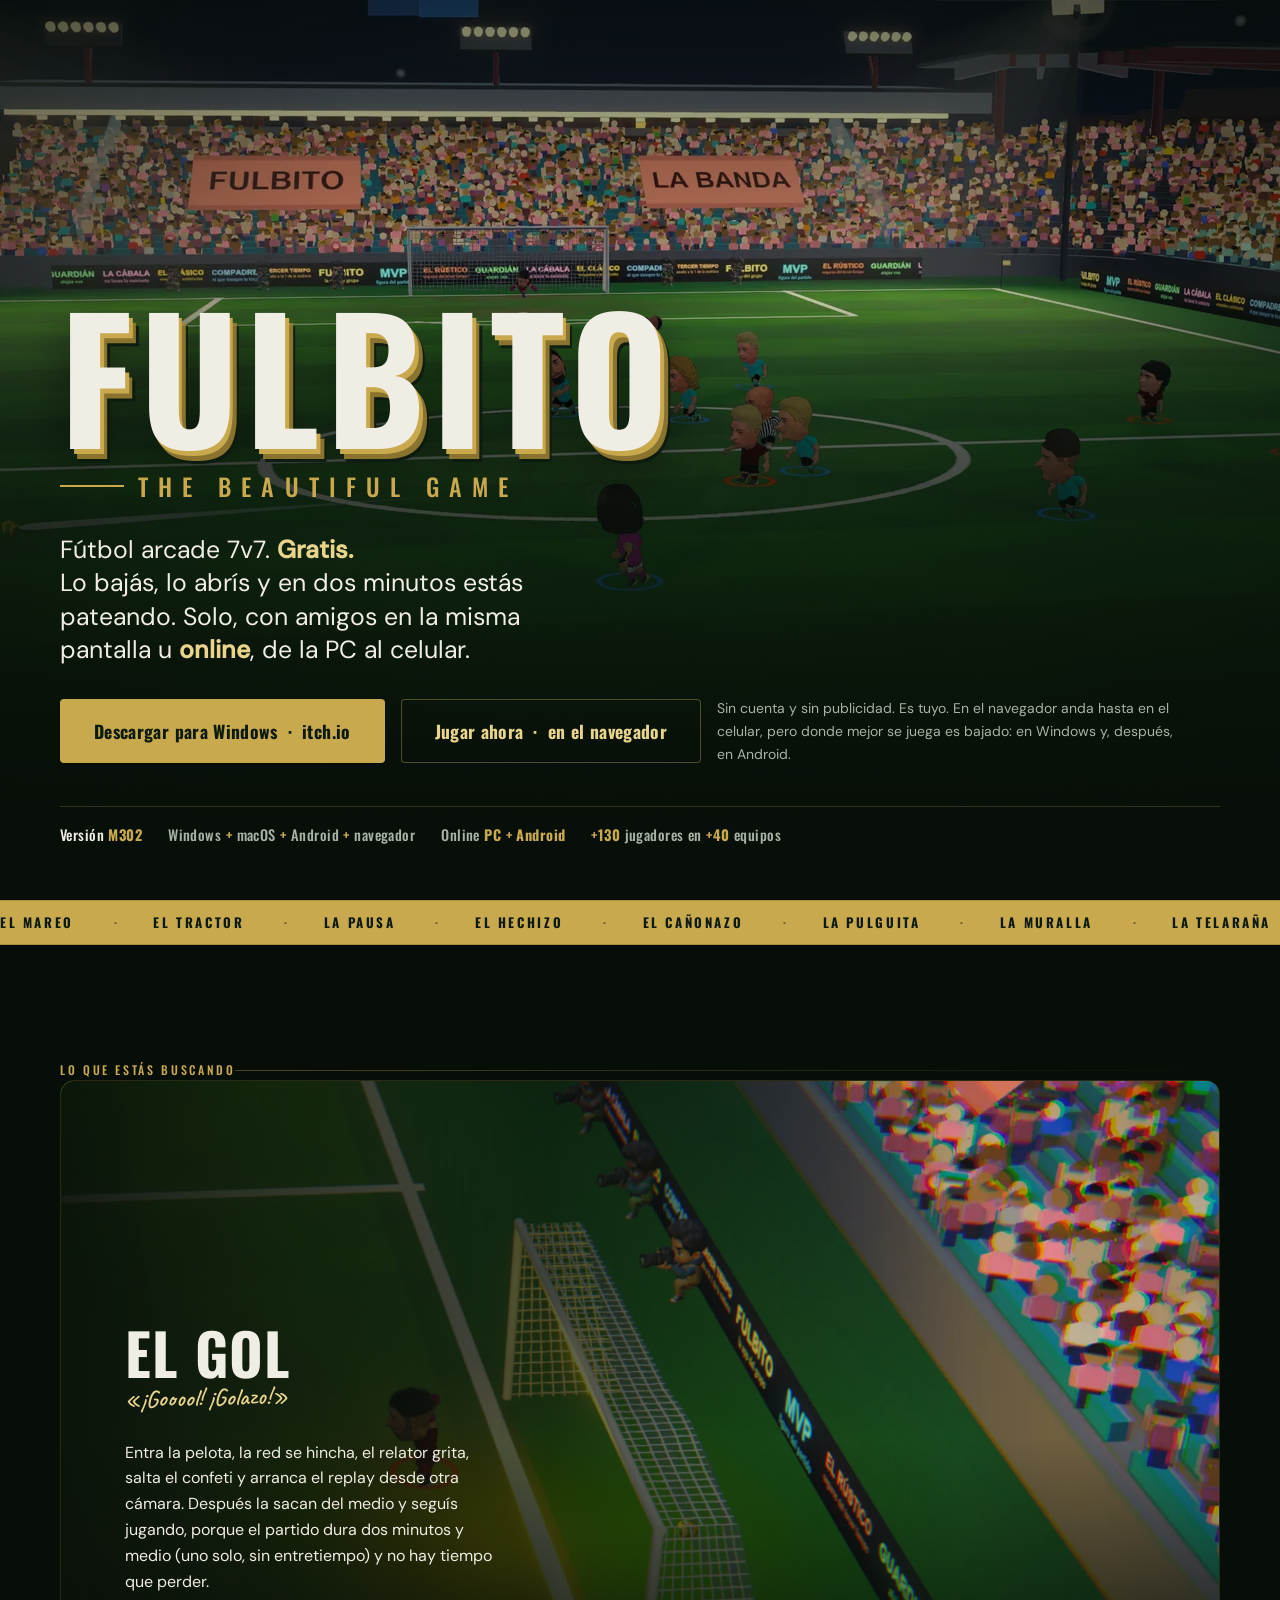
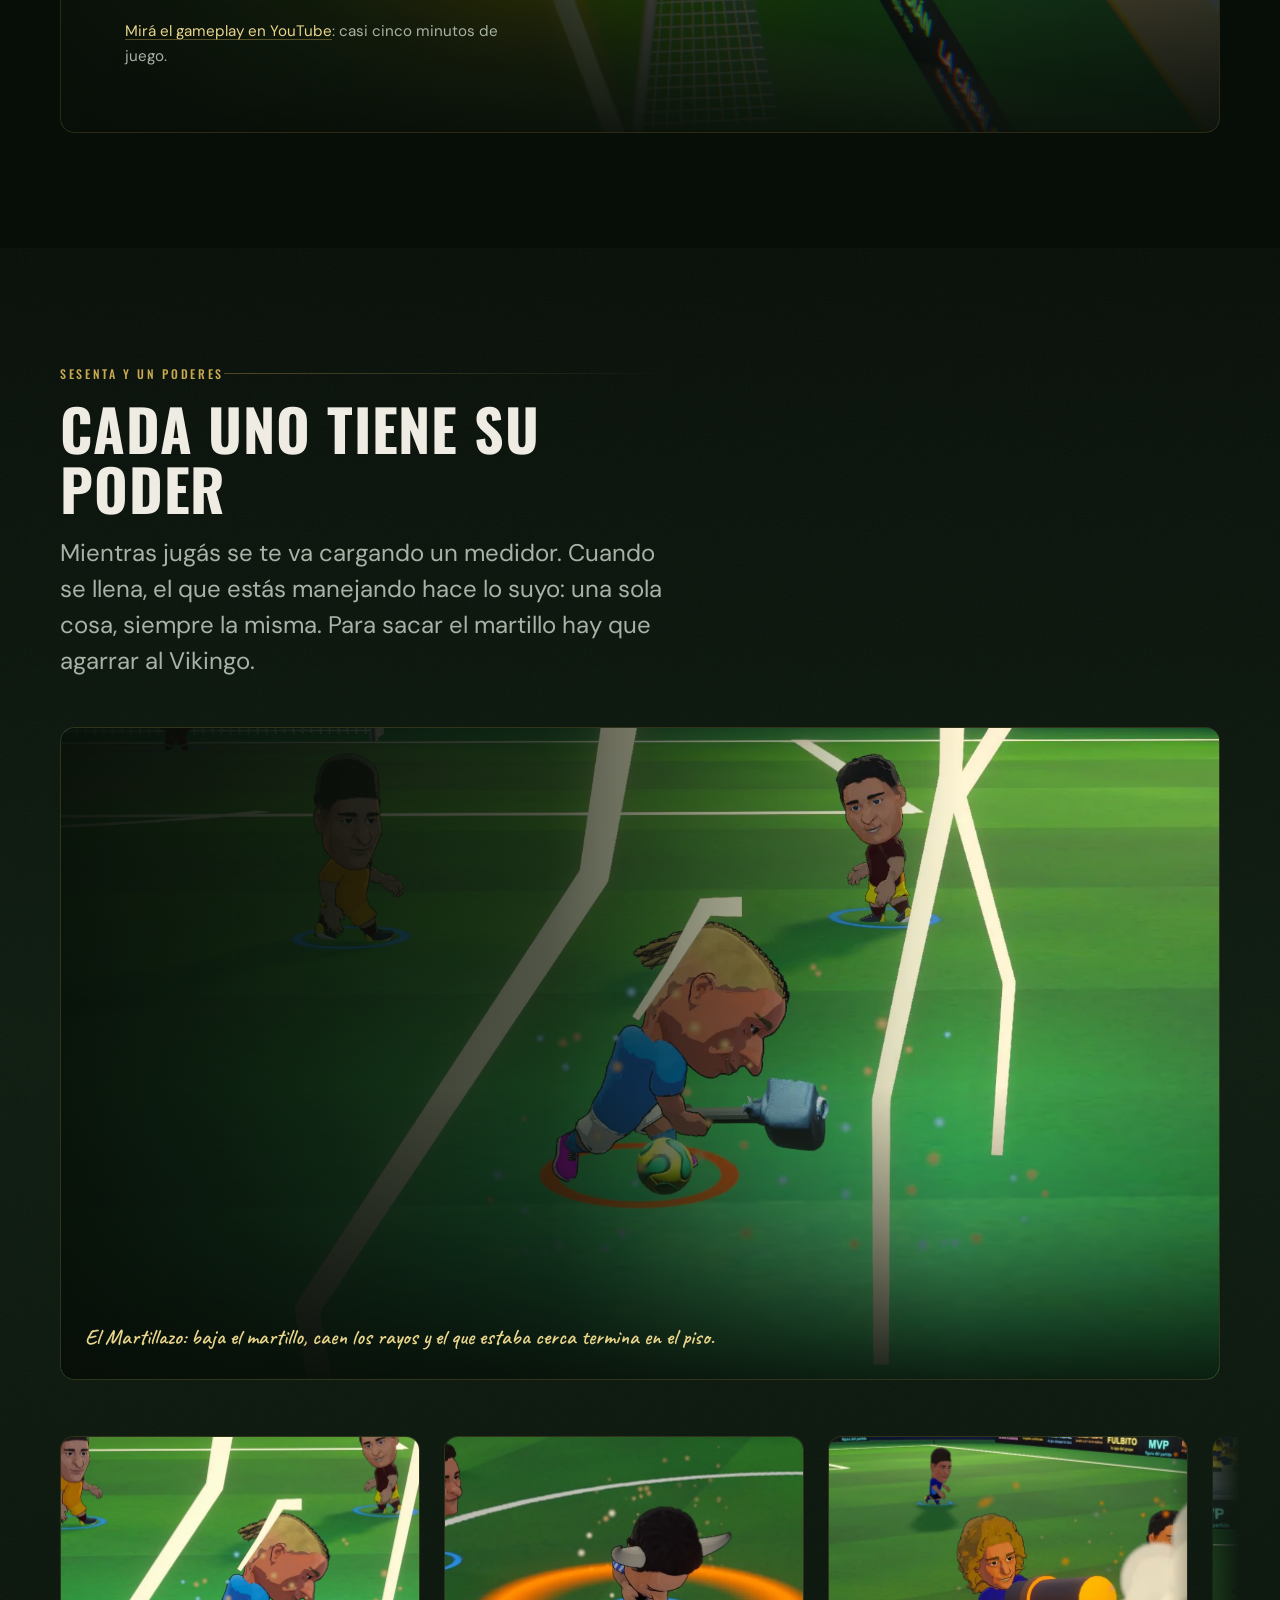
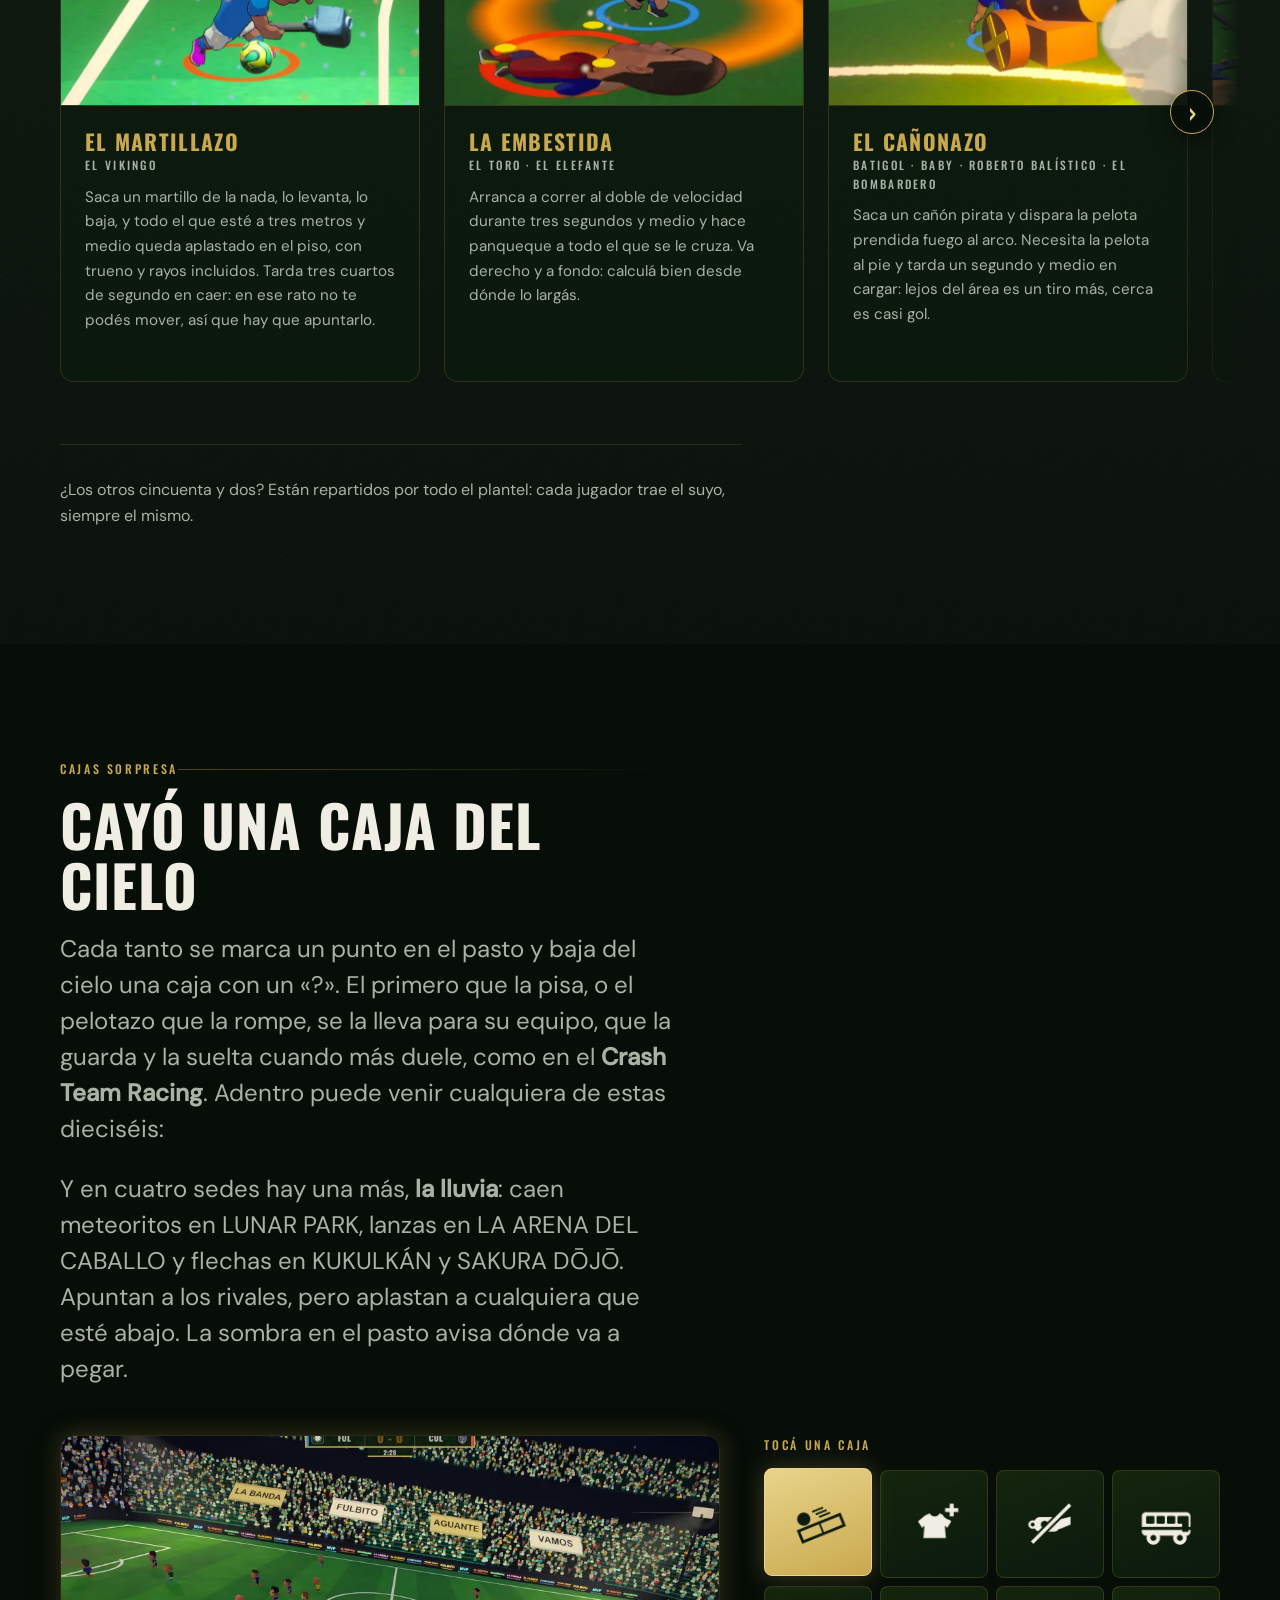
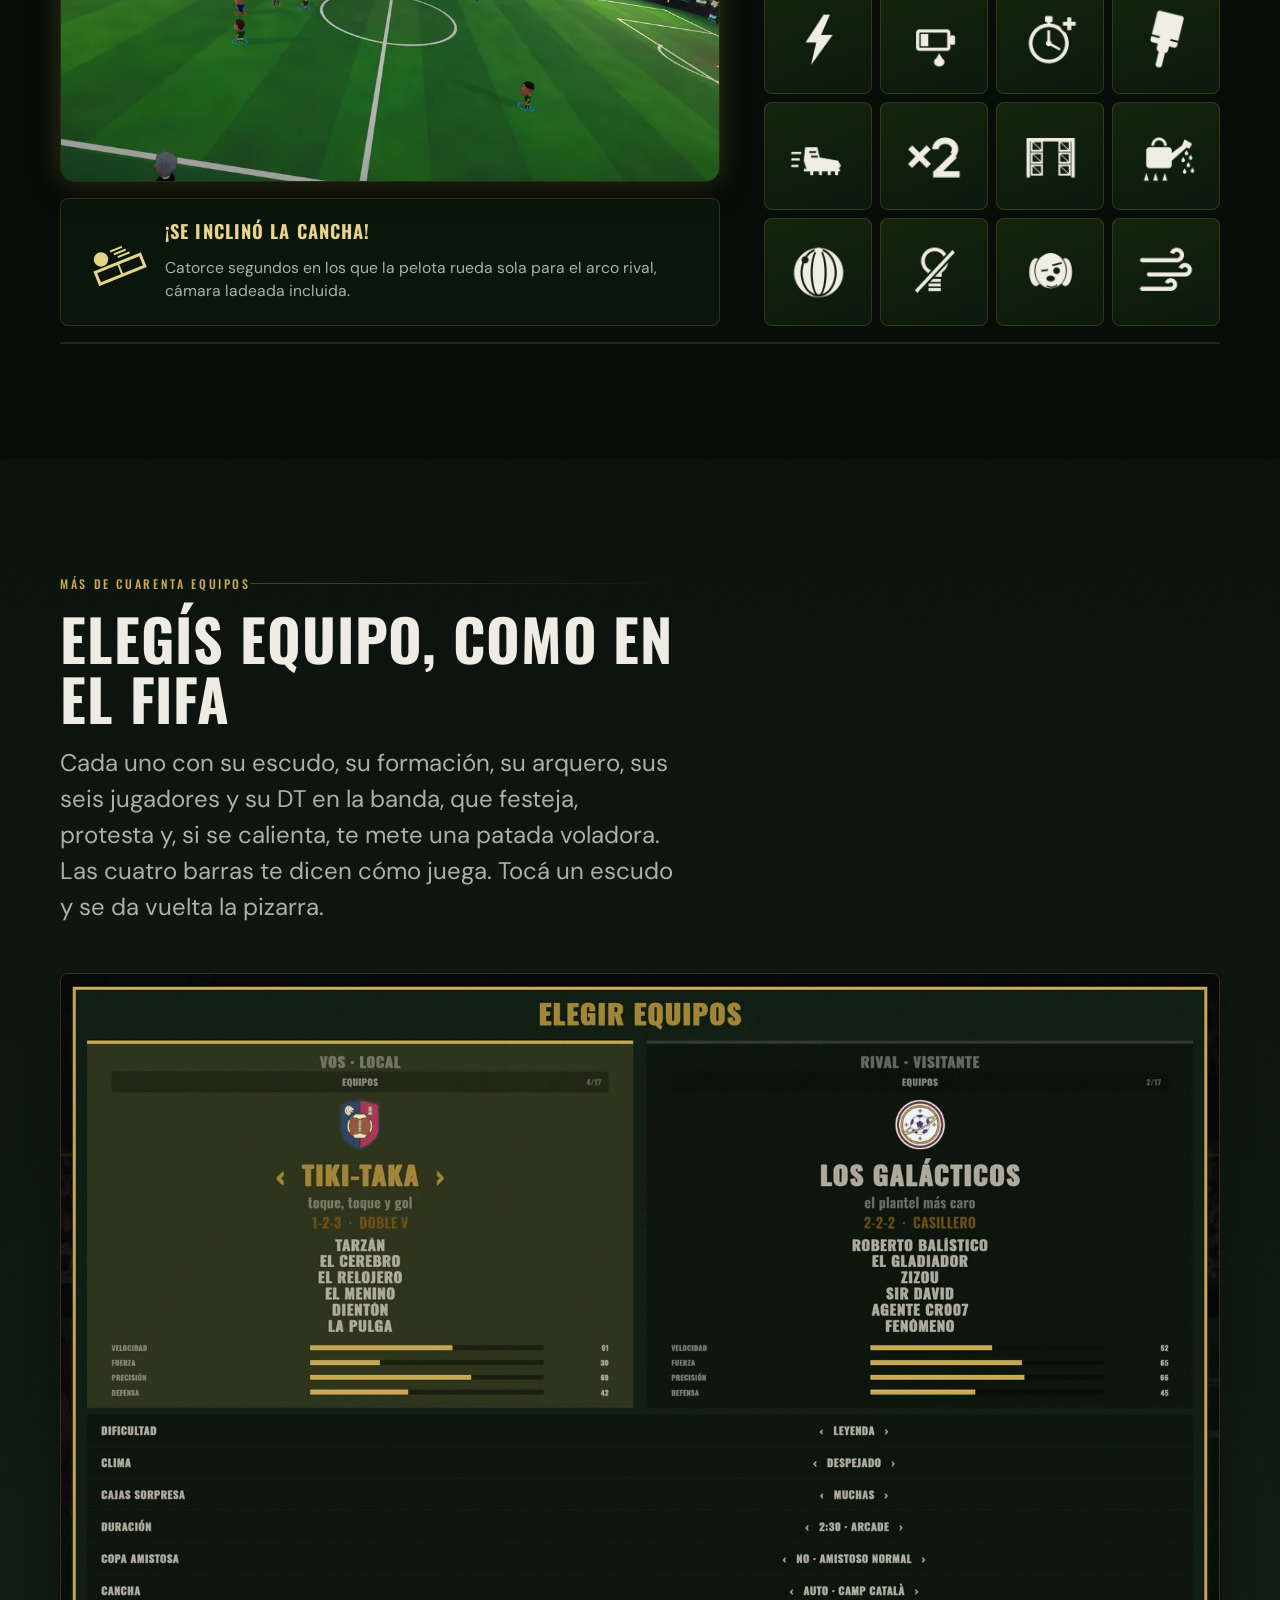
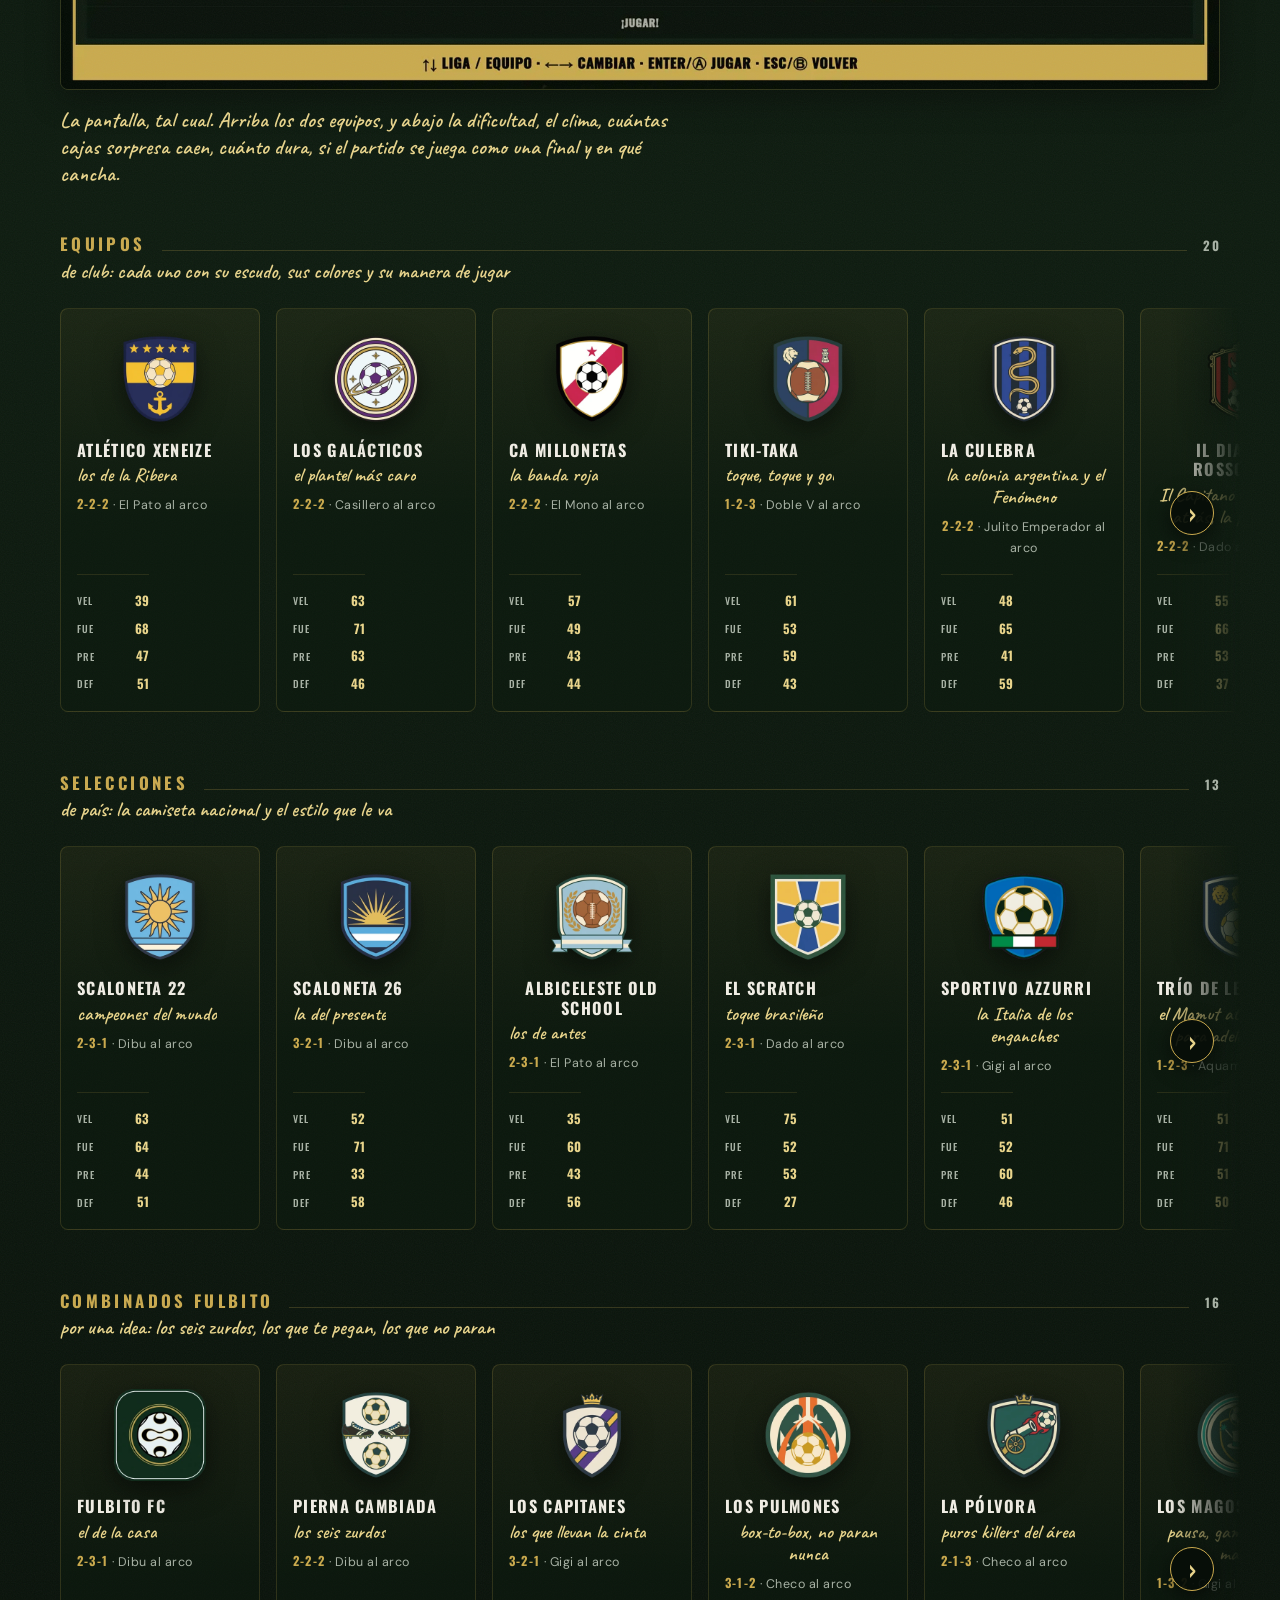
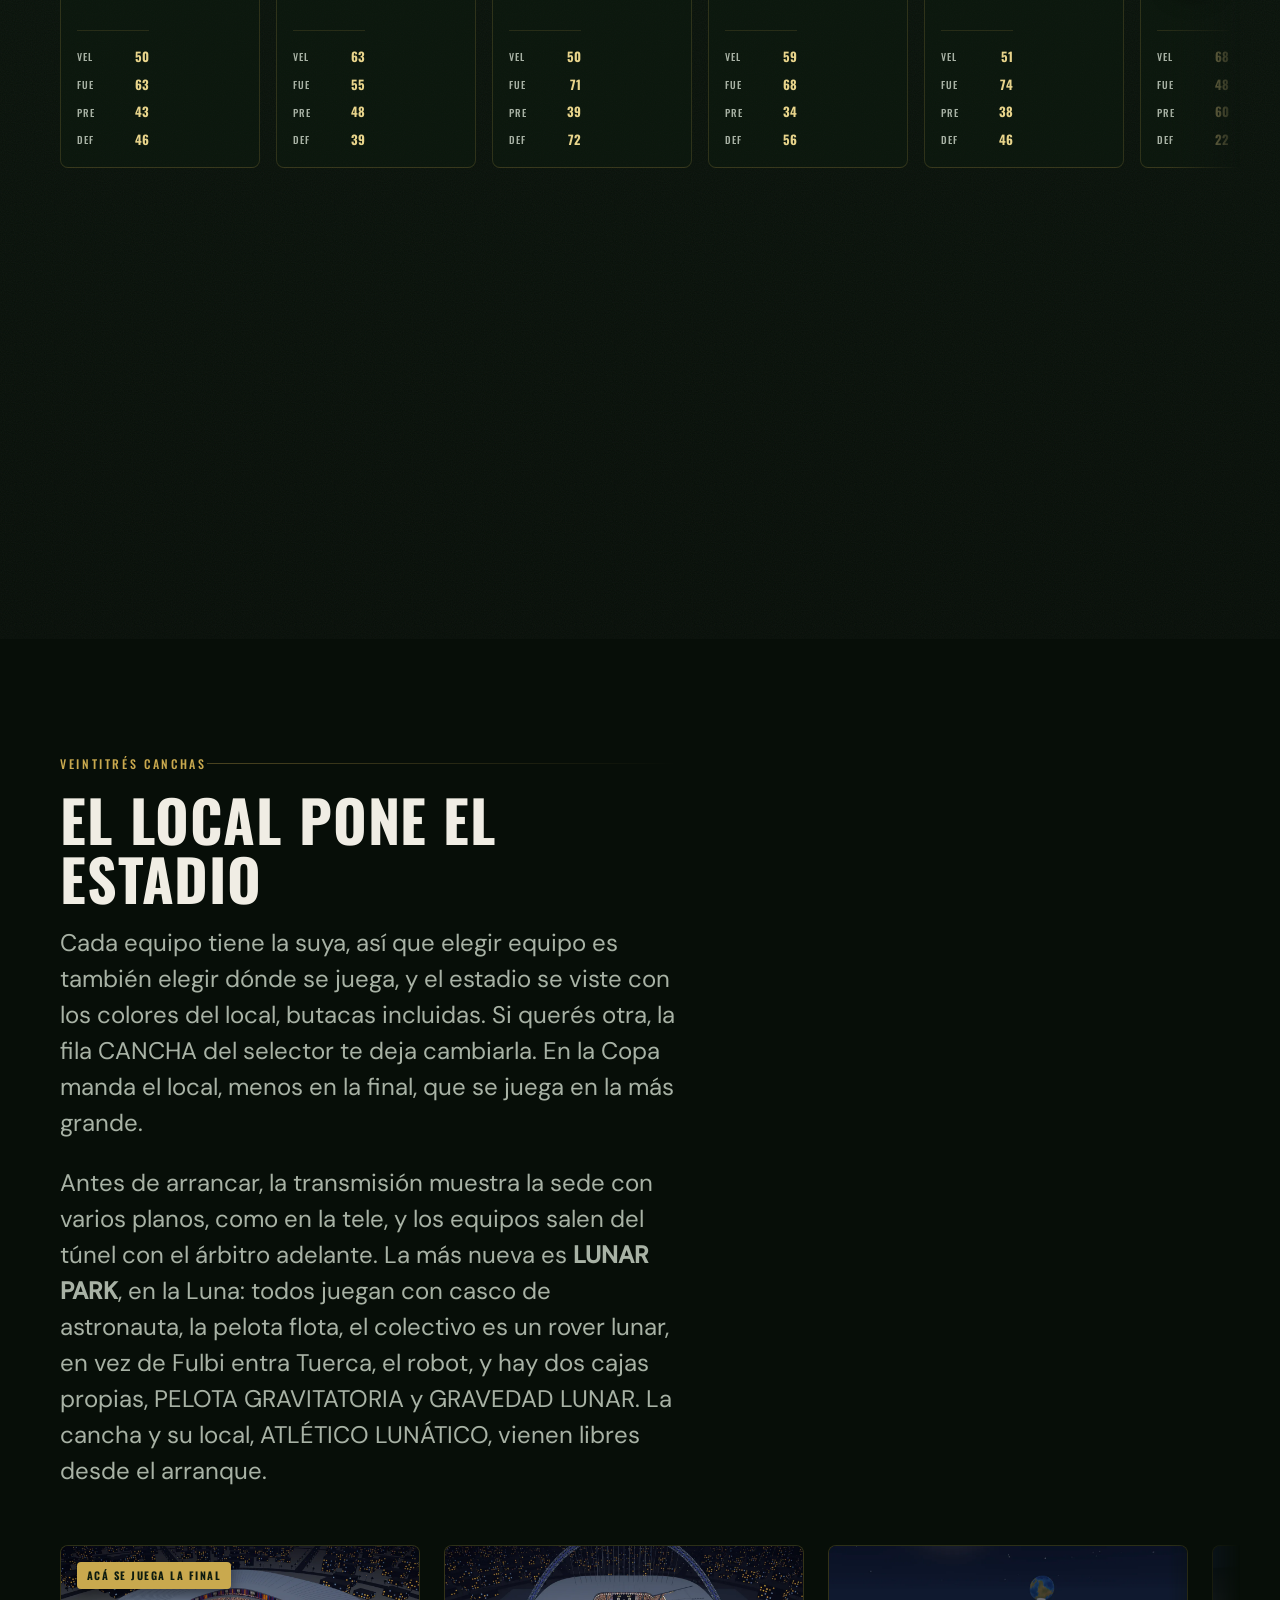
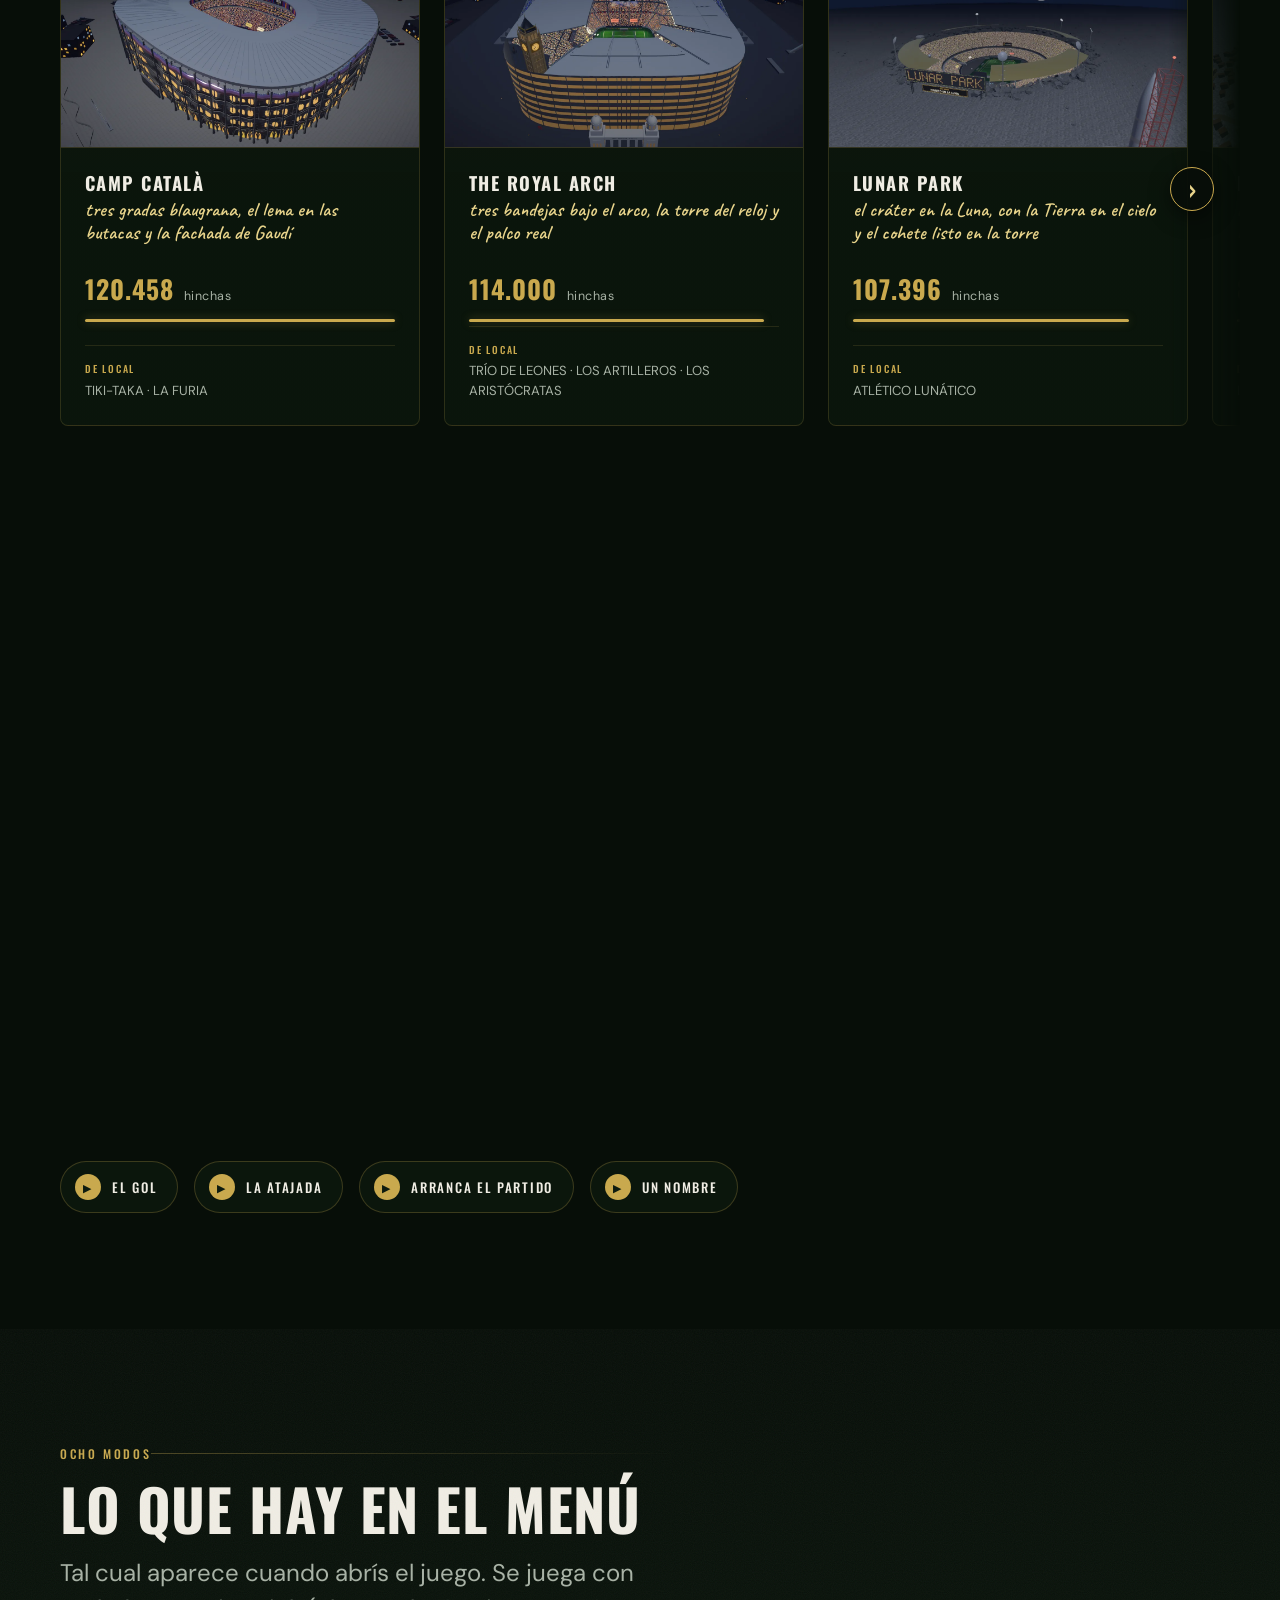
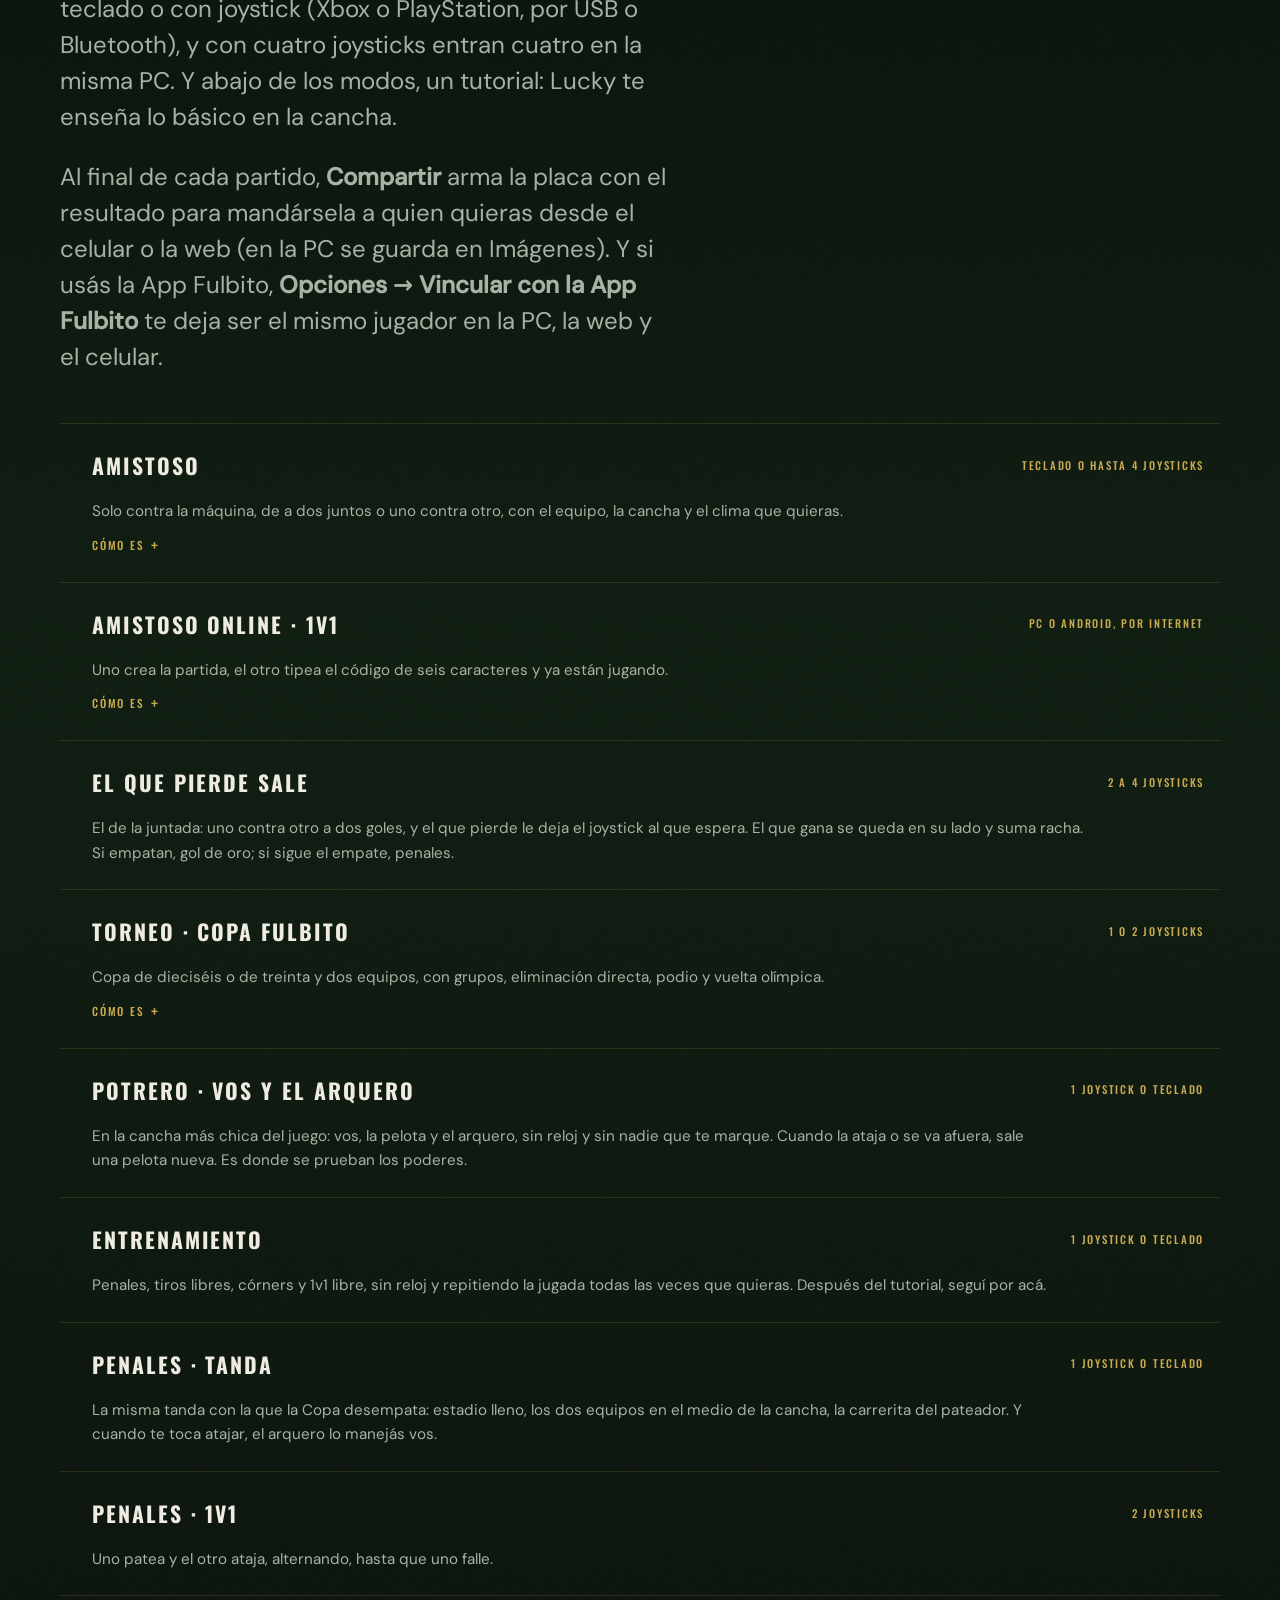
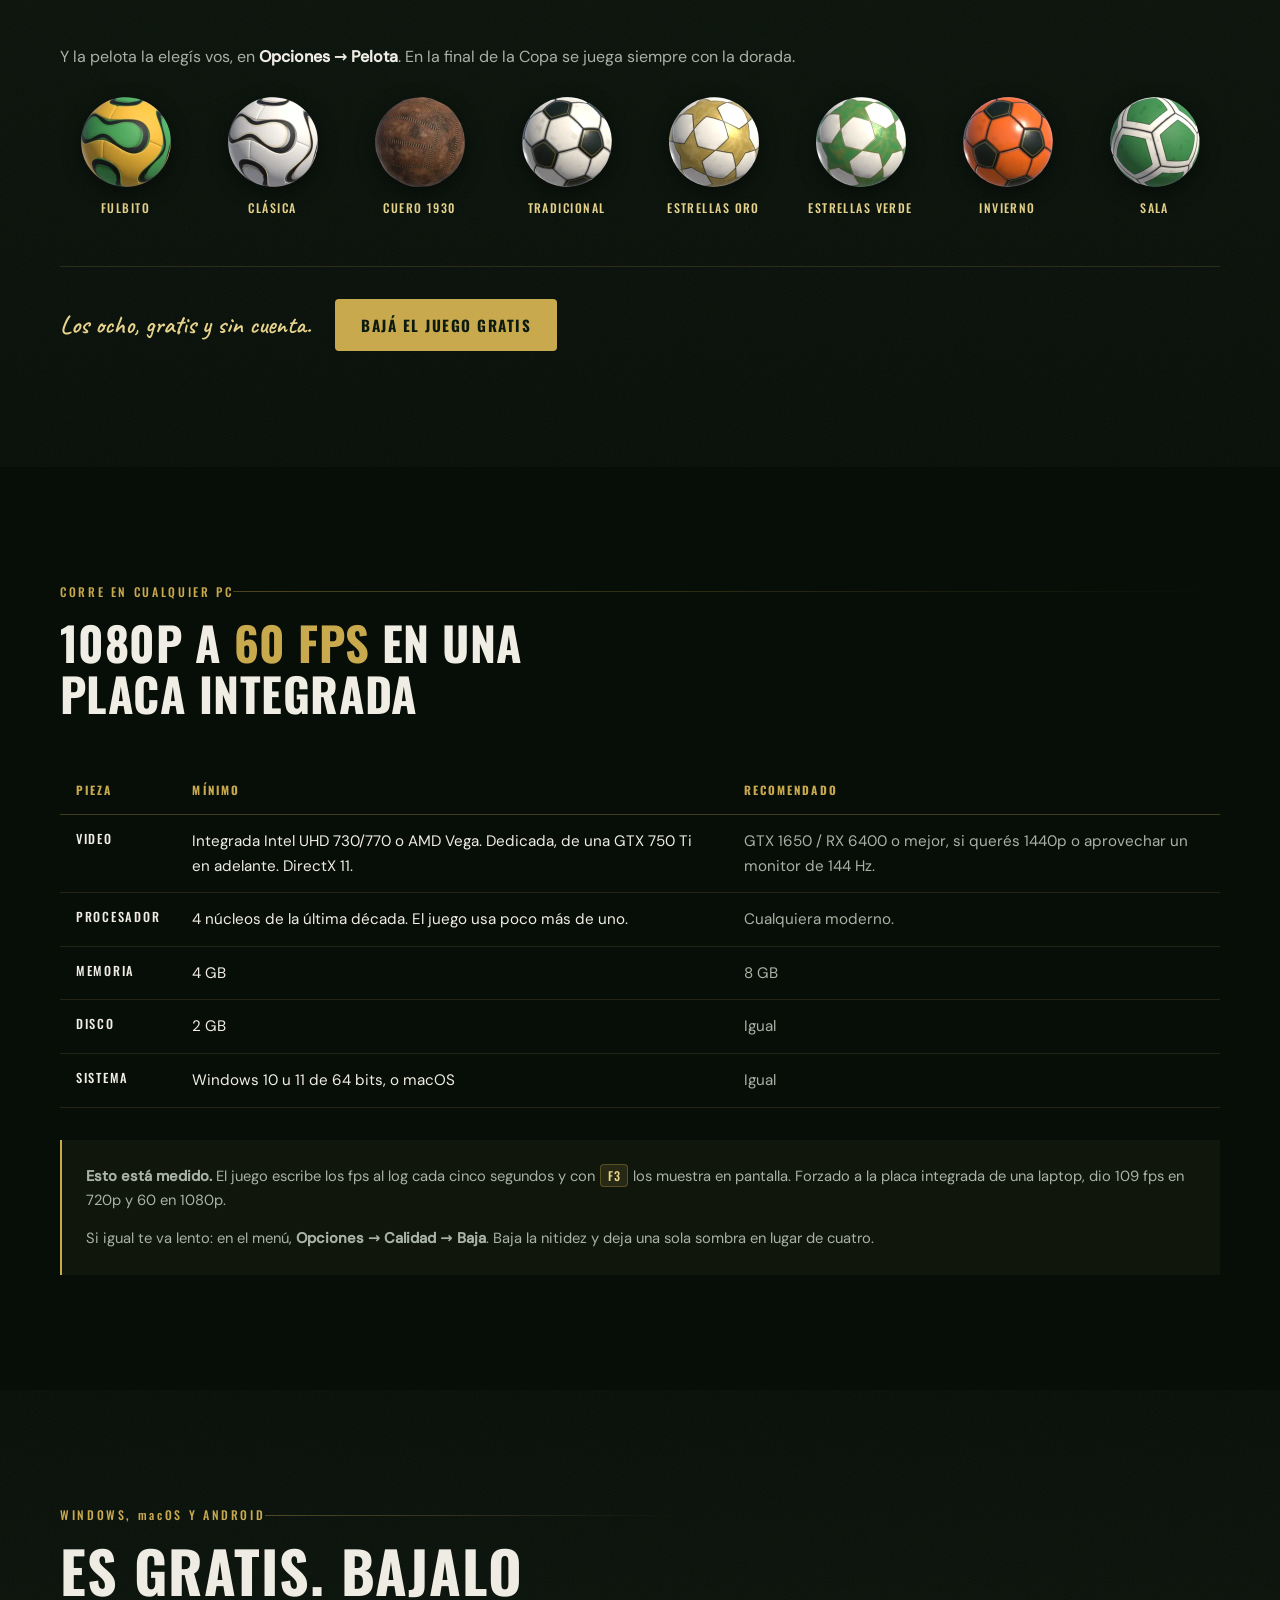
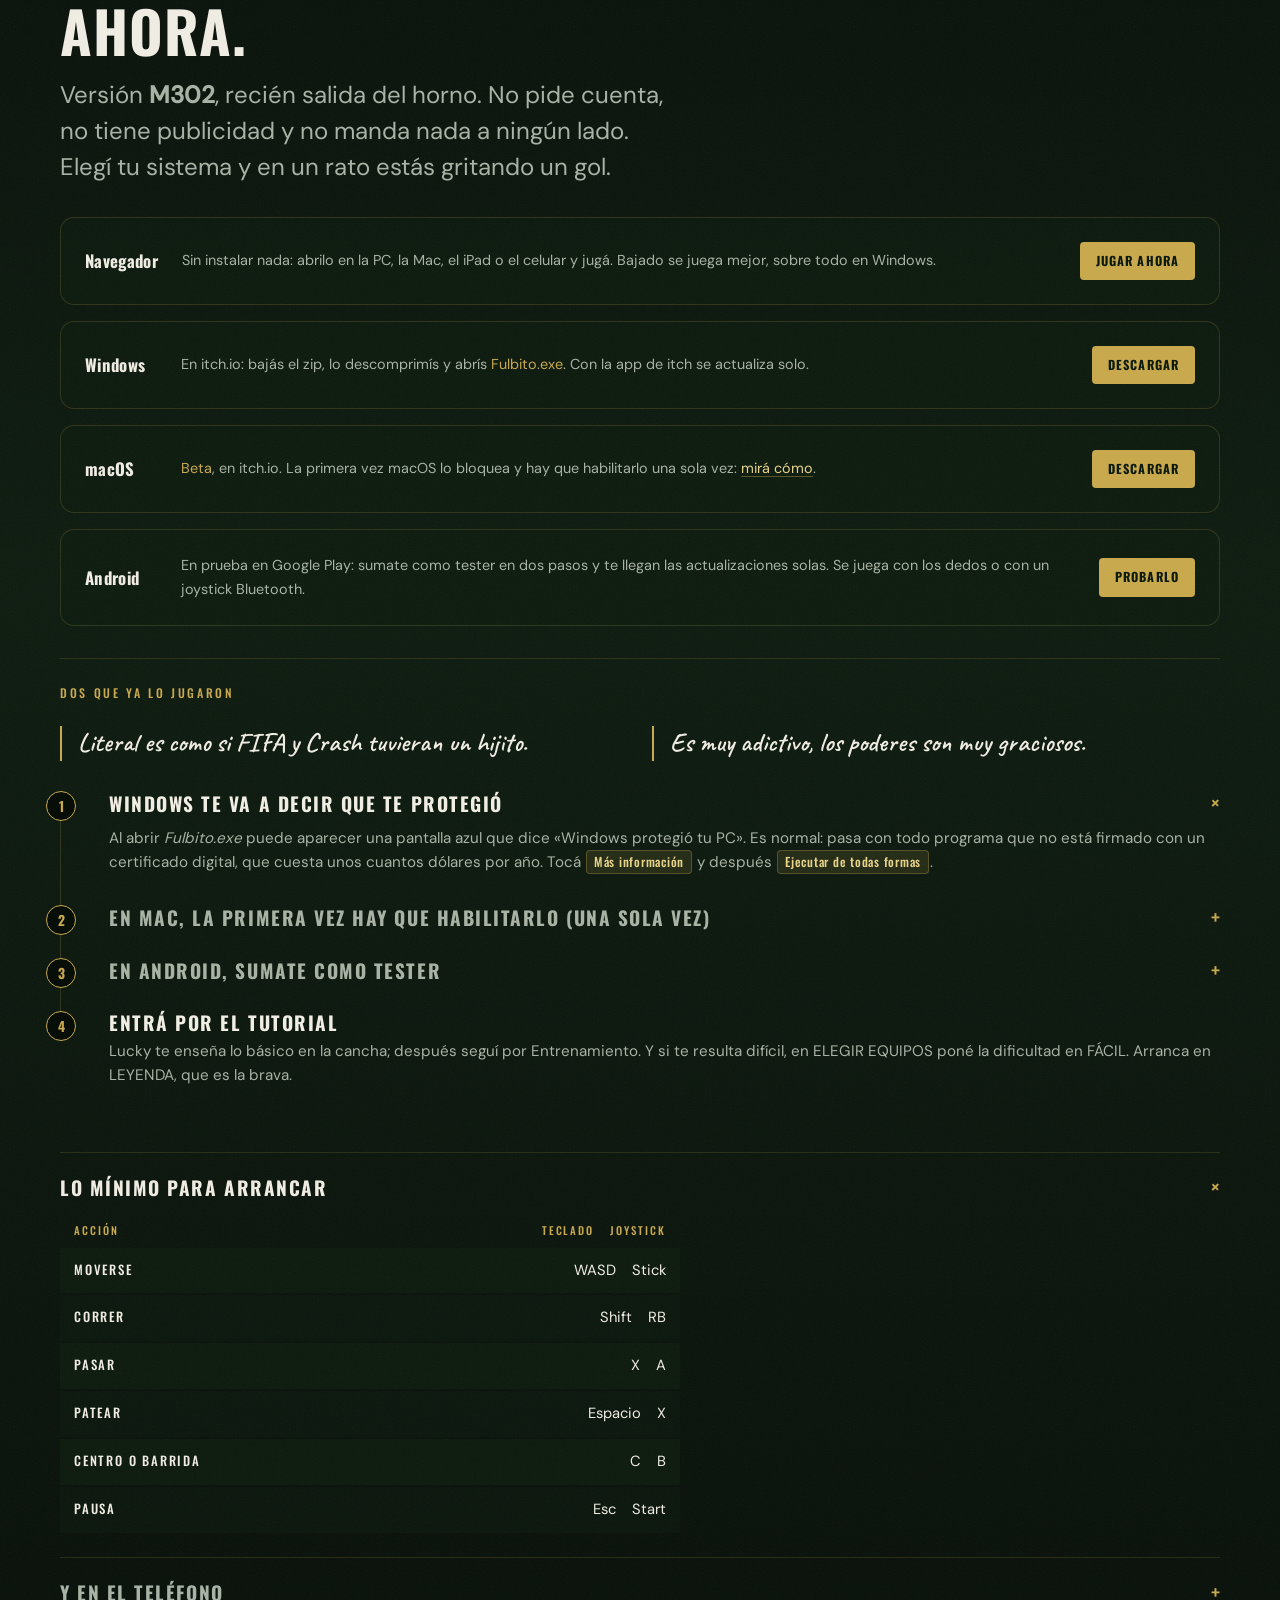
<file: index.html>
<!DOCTYPE html>
<html lang="es" class="no-js">
<head>
<meta charset="utf-8">
<meta name="viewport" content="width=device-width, initial-scale=1">
<title>Fulbito: The Beautiful Game | Fútbol arcade 7v7 gratis para Windows, Mac y Android</title>
<meta name="description" content="Bajate Fulbito gratis para Windows, Mac o Android: fútbol arcade 7v7 con +130 jugadores, +40 equipos, 23 canchas, 61 poderes, relator propio y hasta cuatro jugadores en la misma PC. Sin cuenta, sin publicidad. Corre a 1080p y 60 fps en una placa integrada.">
<link rel="canonical" href="https://game.fulbito.futbol/">

<meta property="og:type" content="website">
<meta property="og:url" content="https://game.fulbito.futbol/">
<meta property="og:site_name" content="Fulbito: The Beautiful Game">
<meta property="og:locale" content="es_AR">
<meta property="og:title" content="Fulbito: The Beautiful Game | Fútbol arcade 7v7, gratis. Bajalo ahora">
<meta property="og:description" content="Lo bajás, lo abrís y en dos minutos estás pateando. +130 jugadores, +40 equipos, 23 canchas, 61 poderes y un relator propio. Gratis, sin cuenta, para Windows, Mac y Android.">
<meta property="og:image" content="https://game.fulbito.futbol/assets/brand/og-image.jpg">
<meta property="og:image:width" content="1200">
<meta property="og:image:height" content="630">
<meta name="twitter:card" content="summary_large_image">

<!-- ficha estructurada p/ buscadores: es un juego, es gratis, corre en Win/Mac -->
<script type="application/ld+json">
{
  "@context": "https://schema.org",
  "@type": "VideoGame",
  "name": "Fulbito: The Beautiful Game",
  "url": "https://game.fulbito.futbol/",
  "image": "https://game.fulbito.futbol/assets/brand/og-image.jpg",
  "description": "Fútbol arcade 7v7 para descargar gratis en Windows, Mac y Android: +130 jugadores, +40 equipos, 23 canchas, 61 poderes, relator propio, 16 cajas sorpresa y ocho modos. Sin cuenta y sin publicidad.",
  "inLanguage": "es-AR",
  "genre": "Sports",
  "gamePlatform": ["PC (Windows)", "macOS", "Android"],
  "operatingSystem": "Windows 10, Windows 11, macOS, Android 8.0+",
  "applicationCategory": "GameApplication",
  "playMode": ["SinglePlayer", "MultiPlayer"],
  "numberOfPlayers": { "@type": "QuantitativeValue", "minValue": 1, "maxValue": 4 },
  "offers": { "@type": "Offer", "price": "0", "priceCurrency": "USD",
              "availability": "https://schema.org/InStock" },
  "author": { "@type": "Person", "name": "Rodrigo" }
}
</script>

<!-- Google Analytics — propiedad PROPIA de game.fulbito.futbol (la web de la
     app usa otra: G-D4FS2P80Q4). Mismo patrón de embed que web.fulbito.futbol. -->
<script async src="https://www.googletagmanager.com/gtag/js?id=G-7RZ7NN662N"></script>
<script>
  window.dataLayer = window.dataLayer || [];
  function gtag(){dataLayer.push(arguments);}
  gtag('js', new Date());
  gtag('config', 'G-7RZ7NN662N');
</script>

<link rel="icon" href="assets/brand/favicon.svg" type="image/svg+xml">
<link rel="icon" href="assets/brand/favicon-32.png" sizes="32x32">
<link rel="apple-touch-icon" href="assets/brand/apple-touch-180.png">
<meta name="theme-color" content="#0D1B0F">

<link rel="preload" as="image" href="assets/img/cancha-noche.webp" fetchpriority="high">
<!-- tipografías propias (css/fonts.css): sin requests a Google -->
<link rel="preload" as="font" type="font/woff2" href="assets/fonts/oswald-700.woff2" crossorigin>
<link rel="preload" as="font" type="font/woff2" href="assets/fonts/dmsans-400.woff2" crossorigin>
<link rel="stylesheet" href="css/fonts.css">
<script type="importmap">
  { "imports": { "three": "./vendor/three/three.module.min.js" } }
</script>

<link rel="stylesheet" href="css/variables.css">
<link rel="stylesheet" href="css/site.css?v=300">
</head>
<body>

<a class="saltar" href="#contenido">Saltar al contenido</a>

<!-- ── Marcador: aparece pasado el hero. El reloj sigue el scroll ────────── -->
<header class="marcador">
  <a class="marcador__marca" href="#inicio">
    <img src="assets/brand/pelota.webp" alt="" width="21" height="21">
    Fulbito
  </a>
  <span class="marcador__reloj" data-reloj aria-hidden="true">0'</span>
  <a class="btn btn--chico marcador__cta" href="https://rodrigoestrellac.itch.io/fulbito" data-rel="cta" data-corto="1">
    <span data-rel="cta-texto">Descargar</span>
  </a>
</header>

<!-- ══ HERO ══════════════════════════════════════════════════════════════ -->
<section class="hero" id="inicio">
  <div class="hero__fondo" data-video="assets/video/hero.mp4">
    <img src="assets/img/cancha-noche.webp" alt="Partido de Fulbito de noche visto desde la cámara de TV: los jugadores repartidos por la cancha y la pelota en juego" width="1600" height="900" fetchpriority="high">
  </div>

  <div class="hero__cuerpo env">
    <div class="wordmark">
      <h1 class="wordmark__texto">Fulbito</h1>
      <span class="wordmark__caja" id="pelota3d">
        <img class="wordmark__pelota" src="assets/brand/pelota.webp" alt="" width="108" height="108">
      </span>
    </div>
    <p class="wordmark__sub">The Beautiful Game</p>

    <p class="hero__tagline">Fútbol arcade 7v7. <b>Gratis.</b><br>
      Lo bajás, lo abrís y en dos minutos estás pateando. Solo, con amigos en la misma
      pantalla u <b>online</b>, de la PC al celular.</p>

    <div class="hero__acciones">
      <a class="btn btn--grande" href="https://rodrigoestrellac.itch.io/fulbito" data-rel="cta">
        <span data-rel="cta-texto">Descargar</span>
        <span aria-hidden="true">·</span>
        <span data-rel="cta-peso">itch.io</span>
      </a>
      <!-- 9-nov-2026 (M299): la versión web vive en jugar.fulbito.futbol (PLAN_WEB_NAVEGADOR de game-unity) -->
      <a class="btn btn--grande btn--fantasma" href="https://jugar.fulbito.futbol/" data-rel="jugar">
        <span>Jugar ahora</span>
        <span aria-hidden="true">·</span>
        <span data-rel="cta-peso">en el navegador</span>
      </a>
      <p class="hero__nota">Sin cuenta y sin publicidad. Es tuyo.
        En el navegador anda hasta en el celular, pero donde mejor se juega es bajado: en Windows y, después, en Android.
        <span data-rel="cta-nota"></span></p>
    </div>

    <p class="zocalo">
      <span class="zocalo__fuerte">Versión <b data-rel="version">M302</b></span>
      <span>Windows <b>+</b> macOS <b>+</b> Android <b>+</b> navegador</span>
      <span>Online <b>PC + Android</b></span>
      <span><b>+130</b> jugadores en <b>+40</b> equipos</span>
      <span data-rel="descargas-zoc" hidden><b data-rel="descargas-n">0</b> descargas</span>
    </p>
  </div>
</section>

<!-- ══ TICKER: los poderes pasando como en el estadio ══════════════════ -->
<div class="ticker" aria-hidden="true">
  <div class="ticker__pista">
    <div class="ticker__grupo">
      <span>El Mareo</span><span>El Tractor</span><span>La Pausa</span><span>El Hechizo</span>
      <span>El Cañonazo</span><span>La Pulguita</span><span>La Muralla</span><span>La Telaraña</span>
      <span>El Gigante</span><span>El Martillazo</span><span>El Fenómeno</span><span>El Pitbull</span>
      <span>La Embestida</span><span>La Liana</span><span>El Intocable</span><span>Velocidad</span>
      <span>La Mordida</span><span>El Hacha</span><span>La Bomba</span><span>La Roulette</span>
      <span>Los Flashes</span><span>El Killer</span><span>La Barrida</span><span>La Momia</span>
      <span>La Mina</span><span>El Piscinazo</span><span>El Pisotón</span><span>El Kuni</span>
      <span>El Turbo</span><span>El Misil</span><span>La Mira</span><span>La Pistola</span>
      <span>La Cerca</span><span>En Llamas</span><span>El Hielo</span><span>El Grito</span>
      <span>Los Tallarines</span><span>La Caja</span><span>El Arañazo</span><span>La Pintura</span>
      <span>Il Miracolo</span><span>El Expreso</span><span>La Atalaya</span><span>El Susto</span><span>El Flechazo</span><span>El Jabutiro</span>
      <span>La Remontada</span><span>Los Fantasmas</span><span>En Garde</span><span>La Aspiradora</span>
      <span>El Cortocircuito</span><span>La Cruyff</span><span>La Volea Imposible</span><span>La Máscara</span><span>Abracadabra</span>
    </div>
    <div class="ticker__grupo">
      <span>El Mareo</span><span>El Tractor</span><span>La Pausa</span><span>El Hechizo</span>
      <span>El Cañonazo</span><span>La Pulguita</span><span>La Muralla</span><span>La Telaraña</span>
      <span>El Gigante</span><span>El Martillazo</span><span>El Fenómeno</span><span>El Pitbull</span>
      <span>La Embestida</span><span>La Liana</span><span>El Intocable</span><span>Velocidad</span>
      <span>La Mordida</span><span>El Hacha</span><span>La Bomba</span><span>La Roulette</span>
      <span>Los Flashes</span><span>El Killer</span><span>La Barrida</span><span>La Momia</span>
      <span>La Mina</span><span>El Piscinazo</span><span>El Pisotón</span><span>El Kuni</span>
      <span>El Turbo</span><span>El Misil</span><span>La Mira</span><span>La Pistola</span>
      <span>La Cerca</span><span>En Llamas</span><span>El Hielo</span><span>El Grito</span>
      <span>Los Tallarines</span><span>La Caja</span><span>El Arañazo</span><span>La Pintura</span>
      <span>Il Miracolo</span><span>El Expreso</span><span>La Atalaya</span><span>El Susto</span><span>El Flechazo</span><span>El Jabutiro</span>
      <span>La Remontada</span><span>Los Fantasmas</span><span>En Garde</span><span>La Aspiradora</span>
      <span>El Cortocircuito</span><span>La Cruyff</span><span>La Volea Imposible</span><span>La Máscara</span><span>Abracadabra</span>
    </div>
  </div>
</div>

<main id="contenido">
  <!-- ══ EL GOL ══════════════════════════════════════════════════════ -->
  <section class="seccion" aria-labelledby="t-gol">
    <div class="env rev">
      <p class="minuto">Lo que estás buscando</p>
    </div>
    <div class="banda rev" data-video="assets/video/gol.mp4">
      <img class="banda__img" src="assets/img/gol.webp" alt="La pelota adentro del arco, la red iluminada por el gol y el goleador parado adelante" width="1600" height="900" loading="lazy">
      <div class="banda__texto">
        <h2 id="t-gol">El gol</h2>
        <p class="tiza">«¡Gooool! ¡Golazo!»</p>
        <p>Entra la pelota, la red se hincha, el relator grita, salta el confeti y arranca el replay
          desde otra cámara. Después la sacan del medio y seguís jugando, porque el partido dura
          dos minutos y medio (uno solo, sin entretiempo) y no hay tiempo que perder.</p>
        <p class="ver-entero"><a href="https://youtu.be/SmKIa_CBwVY" target="_blank" rel="noopener">Mirá el
          gameplay en YouTube</a>: casi cinco minutos de juego.</p>
      </div>
    </div>
  </section>

  <!-- ══ LOS PODERES ═════════════════════════════════════════════════ -->
  <section class="seccion seccion--suave" aria-labelledby="t-firmas">
    <div class="env">
      <div class="seccion__intro rev">
        <p class="minuto">Sesenta y un poderes</p>
        <h2 id="t-firmas">Cada uno tiene su poder</h2>
        <p class="bajada">Mientras jugás se te va cargando un medidor. Cuando se llena, el que estás
          manejando hace lo suyo: una sola cosa, siempre la misma. Para sacar el martillo hay que agarrar al Vikingo.</p>
      </div>

      <div class="banda banda--suelta rev" data-video="assets/video/firma.mp4?v=286">
        <img class="banda__img" src="assets/img/martillazo.webp?v=286" alt="El Martillazo de El Vikingo: baja el martillo entre los rayos" width="1600" height="900" loading="lazy">
        <p class="banda__pie">El Martillazo: baja el martillo, caen los rayos y el que estaba cerca termina en el piso.</p>
      </div>

      <div class="firmas">
        <article class="firma rev">
          <img src="assets/firmas/el-vikingo.webp?v=286" alt="El Vikingo con sus trenzas rubias y el martillo en la mano, entre los rayos de su firma" width="720" height="720" loading="lazy">
          <div class="firma__cuerpo">
            <h3 class="firma__nombre">El Martillazo</h3>
            <span class="firma__duenio">El Vikingo</span>
            <p>Saca un martillo de la nada, lo levanta, lo baja, y todo el que esté a tres metros y
              medio queda aplastado en el piso, con trueno y rayos incluidos. Tarda tres cuartos de
              segundo en caer: en ese rato no te podés mover, así que hay que apuntarlo.</p>
          </div>
        </article>

        <article class="firma rev">
          <img src="assets/firmas/el-toro.webp?v=276" alt="El Toro con los cuernos puestos y el aro de su firma encendido, con un rival encima" width="720" height="720" loading="lazy">
          <div class="firma__cuerpo">
            <h3 class="firma__nombre">La Embestida</h3>
            <span class="firma__duenio">El Toro · El Elefante</span>
            <p>Arranca a correr al doble de velocidad durante tres segundos y medio y hace panqueque
              a todo el que se le cruza. Va derecho y a fondo: calculá bien desde dónde lo largás.</p>
          </div>
        </article>

        <article class="firma rev">
          <img src="assets/firmas/el-canonazo.webp?v=276" alt="Batigol junto al cañón pirata que acaba de disparar la pelota prendida fuego" width="720" height="720" loading="lazy">
          <div class="firma__cuerpo">
            <h3 class="firma__nombre">El Cañonazo</h3>
            <span class="firma__duenio">Batigol · Baby · Roberto Balístico · El Bombardero</span>
            <p>Saca un cañón pirata y dispara la pelota prendida fuego al arco. Necesita la pelota al
              pie y tarda un segundo y medio en cargar: lejos del área es un tiro más, cerca es casi
              gol.</p>
          </div>
        </article>

        <!-- 27-oct-2026: escenas sacadas del juego (MatchDirectorRafaga272, ver tools/build_assets.py SHOTS).
             29-oct: van en el MISMO carril que las tres tarjetas y con su descripción; los
             números salen de MatchTuning (radio, duración) igual que los de arriba. -->
        <article class="firma firma--escena rev">
          <img src="assets/img/poder-el-expreso.webp?v=276" alt="Trencinho arriba de su locomotora, que avanza por las vías y se lleva puesto al que esté adelante" width="960" height="540" loading="lazy">
          <div class="firma__cuerpo">
            <h3 class="firma__nombre">El Expreso</h3>
            <span class="firma__duenio">Trencinho · Capacete</span>
            <p>Se sube a una locomotora y sale por las vías a casi una vez y media su velocidad durante tres segundos y medio, llevándose puesto al que esté adelante. Arriba del tren nadie lo puede tocar. Eso sí, va derecho y no dobla, así que el que se corre al costado se salva.</p>
          </div>
        </article>
        <article class="firma firma--escena rev">
          <img src="assets/img/poder-abracadabra.webp" alt="Dos rivales convertidos en ranas verdes que saltan por la cancha al lado de Merlín" width="960" height="540" loading="lazy">
          <div class="firma__cuerpo">
            <h3 class="firma__nombre">¡Abracadabra!</h3>
            <span class="firma__duenio">Merlín</span>
            <p>Un pase de magia y todo rival que esté a cuatro metros se convierte en rana durante dos segundos y medio. Mientras salta por la cancha no puede jugar, y si tenía la pelota, la suelta.</p>
          </div>
        </article>
        <article class="firma firma--escena rev">
          <img src="assets/img/poder-los-tallarines.webp" alt="Fideo con el gorro de cocinero puesto y los rivales enredados en el piso" width="960" height="540" loading="lazy">
          <div class="firma__cuerpo">
            <h3 class="firma__nombre">Los Tallarines</h3>
            <span class="firma__duenio">Fideo</span>
            <p>Se pone el gorro de cocinero, revolea los spaghetti y todo rival que esté a cuatro metros queda enrollado y en el piso un poco más de dos segundos y medio, con la cabeza y los botines asomando.</p>
          </div>
        </article>
        <article class="firma firma--escena rev">
          <img src="assets/img/poder-los-flashes.webp" alt="El fogonazo de los flashes: los rivales cerca de Sir David quedan encandilados, con estrellitas en la cabeza" width="960" height="540" loading="lazy">
          <div class="firma__cuerpo">
            <h3 class="firma__nombre">Los Flashes</h3>
            <span class="firma__duenio">Sir David · Agente CR007 · El Rey Romano</span>
            <p>Arranca la sesión de fotos y el fogonazo encandila a todo rival que esté a cuatro metros y medio: quedan quietos, con estrellitas en la cabeza, casi dos segundos y medio, y el que tenía la pelota la pierde. No hace falta tocar a nadie, pero hay que meterse en el grupo.</p>
          </div>
        </article>
        <article class="firma firma--escena rev">
          <img src="assets/img/poder-la-pintura.webp" alt="Il Pinturicchio con el balde de pintura recién volcado y un rival patinando en la mancha" width="960" height="540" loading="lazy">
          <div class="firma__cuerpo">
            <h3 class="firma__nombre">La Pintura</h3>
            <span class="firma__duenio">Il Pinturicchio</span>
            <p>Vuelca un balde tres metros adelante y deja una mancha de siete metros de ancho que dura ocho segundos. El rival que la pisa patina hacia donde venía y termina en el piso, y los de su equipo la cruzan tranquilos. Se tira con o sin la pelota, para cortarles el camino.</p>
          </div>
        </article>
        <article class="firma firma--escena rev">
          <img src="assets/img/poder-la-bomba.webp" alt="La explosión de La Bomba alrededor de El Gladiador, con un rival volando por el aire" width="960" height="540" loading="lazy">
          <div class="firma__cuerpo">
            <h3 class="firma__nombre">La Bomba</h3>
            <span class="firma__duenio">El Gladiador · Cuti · Ferdy Rios</span>
            <p>Echa a rodar una bomba que va buscando al rival y explota apenas se le arrima alguien, o cuando se le acaba la mecha. La onda voltea a todos los que estén a cuatro metros, compañeros incluidos. El único que zafa es el que la tiró.</p>
          </div>
        </article>
      </div>

      <p class="firmas-resto-nota rev">¿Los otros cincuenta y dos? Están repartidos por todo el
        plantel: cada jugador trae el suyo, siempre el mismo.</p>
    </div>
  </section>

  <!-- ══ CAJAS SORPRESA ══════════════════════════════════════════════ -->
  <section class="seccion" aria-labelledby="t-cajas">
    <div class="env">
      <div class="seccion__intro rev">
        <p class="minuto">Cajas sorpresa</p>
        <h2 id="t-cajas">Cayó una caja del cielo</h2>
        <p class="bajada">Cada tanto se marca un punto en el pasto y baja del cielo una caja
          con un «?». El primero que la pisa, o el pelotazo que la rompe, se la lleva
          para su equipo, que la guarda y la suelta cuando más duele, como en el
          <b>Crash Team Racing</b>. Adentro puede venir cualquiera de estas dieciséis:</p>
        <p class="bajada">Y en cuatro sedes hay una más, <b>la lluvia</b>: caen meteoritos en LUNAR PARK,
          lanzas en LA ARENA DEL CABALLO y flechas en KUKULKÁN y SAKURA DŌJŌ. Apuntan a los rivales,
          pero aplastan a cualquiera que esté abajo. La sombra en el pasto avisa dónde va a pegar.</p>
      </div>

      <div class="cajas rev">
        <div class="cajas__hueco">
          <img class="cajas__foto" src="assets/img/caja-sorpresa.webp" alt="Una caja sorpresa recién caída en la cancha, con los jugadores corriendo alrededor en pleno partido" width="1600" height="900" loading="lazy">
        </div>
        <div class="cajas__panel">
          <p class="cajas__rotulo">Tocá una caja</p>
          <div class="cajas__grilla" role="tablist" aria-label="Las dieciséis cajas sorpresa">
            <button class="caja-tile" type="button" role="tab" id="caja-t-pendiente" aria-controls="caja-p-pendiente" aria-selected="true" tabindex="0"><span class="caja-tile__ico" aria-hidden="true" style="-webkit-mask-image:url(assets/img/cajas/pendiente.webp);mask-image:url(assets/img/cajas/pendiente.webp)"></span><span class="visually-hidden">¡Se inclinó la cancha!</span></button>
            <button class="caja-tile" type="button" role="tab" id="caja-t-unomas" aria-controls="caja-p-unomas" aria-selected="false" tabindex="-1"><span class="caja-tile__ico" aria-hidden="true" style="-webkit-mask-image:url(assets/img/cajas/unomas.webp);mask-image:url(assets/img/cajas/unomas.webp)"></span><span class="visually-hidden">¡Llegó uno más!</span></button>
            <button class="caja-tile" type="button" role="tab" id="caja-t-arbitro" aria-controls="caja-p-arbitro" aria-selected="false" tabindex="-1"><span class="caja-tile__ico" aria-hidden="true" style="-webkit-mask-image:url(assets/img/cajas/arbitro.webp);mask-image:url(assets/img/cajas/arbitro.webp)"></span><span class="visually-hidden">¡Calvino se puso la camiseta!</span></button>
            <button class="caja-tile" type="button" role="tab" id="caja-t-colectivo" aria-controls="caja-p-colectivo" aria-selected="false" tabindex="-1"><span class="caja-tile__ico" aria-hidden="true" style="-webkit-mask-image:url(assets/img/cajas/colectivo.webp);mask-image:url(assets/img/cajas/colectivo.webp)"></span><span class="visually-hidden">¡Estacionó el colectivo!</span></button>
            <button class="caja-tile" type="button" role="tab" id="caja-t-turbo" aria-controls="caja-p-turbo" aria-selected="false" tabindex="-1"><span class="caja-tile__ico" aria-hidden="true" style="-webkit-mask-image:url(assets/img/cajas/turbo.webp);mask-image:url(assets/img/cajas/turbo.webp)"></span><span class="visually-hidden">¡Turbo carga!</span></button>
            <button class="caja-tile" type="button" role="tab" id="caja-t-bateria" aria-controls="caja-p-bateria" aria-selected="false" tabindex="-1"><span class="caja-tile__ico" aria-hidden="true" style="-webkit-mask-image:url(assets/img/cajas/bateria.webp);mask-image:url(assets/img/cajas/bateria.webp)"></span><span class="visually-hidden">¡Batería mojada!</span></button>
            <button class="caja-tile" type="button" role="tab" id="caja-t-hora" aria-controls="caja-p-hora" aria-selected="false" tabindex="-1"><span class="caja-tile__ico" aria-hidden="true" style="-webkit-mask-image:url(assets/img/cajas/hora.webp);mask-image:url(assets/img/cajas/hora.webp)"></span><span class="visually-hidden">¡Hora, referí!</span></button>
            <button class="caja-tile" type="button" role="tab" id="caja-t-roja" aria-controls="caja-p-roja" aria-selected="false" tabindex="-1"><span class="caja-tile__ico" aria-hidden="true" style="-webkit-mask-image:url(assets/img/cajas/roja.webp);mask-image:url(assets/img/cajas/roja.webp)"></span><span class="visually-hidden">¡Roja directa!</span></button>
            <button class="caja-tile" type="button" role="tab" id="caja-t-dt" aria-controls="caja-p-dt" aria-selected="false" tabindex="-1"><span class="caja-tile__ico" aria-hidden="true" style="-webkit-mask-image:url(assets/img/cajas/dt.webp);mask-image:url(assets/img/cajas/dt.webp)"></span><span class="visually-hidden">¡El DT se metió!</span></button>
            <button class="caja-tile" type="button" role="tab" id="caja-t-doble" aria-controls="caja-p-doble" aria-selected="false" tabindex="-1"><span class="caja-tile__ico" aria-hidden="true" style="-webkit-mask-image:url(assets/img/cajas/doble.webp);mask-image:url(assets/img/cajas/doble.webp)"></span><span class="visually-hidden">¡Vale doble!</span></button>
            <button class="caja-tile" type="button" role="tab" id="caja-t-arco" aria-controls="caja-p-arco" aria-selected="false" tabindex="-1"><span class="caja-tile__ico" aria-hidden="true" style="-webkit-mask-image:url(assets/img/cajas/arco.webp);mask-image:url(assets/img/cajas/arco.webp)"></span><span class="visually-hidden">¡Arco de Baby!</span></button>
            <button class="caja-tile" type="button" role="tab" id="caja-t-aspersor" aria-controls="caja-p-aspersor" aria-selected="false" tabindex="-1"><span class="caja-tile__ico" aria-hidden="true" style="-webkit-mask-image:url(assets/img/cajas/aspersor.webp);mask-image:url(assets/img/cajas/aspersor.webp)"></span><span class="visually-hidden">¡Se prendió el aspersor!</span></button>
            <button class="caja-tile" type="button" role="tab" id="caja-t-playa" aria-controls="caja-p-playa" aria-selected="false" tabindex="-1"><span class="caja-tile__ico" aria-hidden="true" style="-webkit-mask-image:url(assets/img/cajas/playa.webp);mask-image:url(assets/img/cajas/playa.webp)"></span><span class="visually-hidden">¡Pelota de playa!</span></button>
            <button class="caja-tile" type="button" role="tab" id="caja-t-luz" aria-controls="caja-p-luz" aria-selected="false" tabindex="-1"><span class="caja-tile__ico" aria-hidden="true" style="-webkit-mask-image:url(assets/img/cajas/luz.webp);mask-image:url(assets/img/cajas/luz.webp)"></span><span class="visually-hidden">¡Se cortó la luz!</span></button>
            <button class="caja-tile" type="button" role="tab" id="caja-t-perro" aria-controls="caja-p-perro" aria-selected="false" tabindex="-1"><span class="caja-tile__ico" aria-hidden="true" style="-webkit-mask-image:url(assets/img/cajas/perro.webp);mask-image:url(assets/img/cajas/perro.webp)"></span><span class="visually-hidden">¡Perro en la cancha!</span></button>
            <button class="caja-tile" type="button" role="tab" id="caja-t-viento" aria-controls="caja-p-viento" aria-selected="false" tabindex="-1"><span class="caja-tile__ico" aria-hidden="true" style="-webkit-mask-image:url(assets/img/cajas/viento.webp);mask-image:url(assets/img/cajas/viento.webp)"></span><span class="visually-hidden">¡Viento a favor!</span></button>
          </div>
          <div class="cajas__fichas">
          <div class="caja-ficha" role="tabpanel" id="caja-p-pendiente" aria-labelledby="caja-t-pendiente">
            <span class="caja-ficha__ico" aria-hidden="true" style="-webkit-mask-image:url(assets/img/cajas/pendiente.webp);mask-image:url(assets/img/cajas/pendiente.webp)"></span>
            <h3 class="caja-ficha__nombre">¡Se inclinó la cancha!</h3>
            <p class="caja-ficha__desc">Catorce segundos en los que la pelota rueda sola para el arco rival, cámara ladeada incluida.</p>
          </div>
          <div class="caja-ficha" role="tabpanel" id="caja-p-unomas" aria-labelledby="caja-t-unomas">
            <span class="caja-ficha__ico" aria-hidden="true" style="-webkit-mask-image:url(assets/img/cajas/unomas.webp);mask-image:url(assets/img/cajas/unomas.webp)"></span>
            <h3 class="caja-ficha__nombre">¡Llegó uno más!</h3>
            <p class="caja-ficha__desc">Entra un octavo jugador de verdad, sorteado del plantel, veintiocho segundos con tu camiseta.</p>
          </div>
          <div class="caja-ficha" role="tabpanel" id="caja-p-arbitro" aria-labelledby="caja-t-arbitro">
            <span class="caja-ficha__ico" aria-hidden="true" style="-webkit-mask-image:url(assets/img/cajas/arbitro.webp);mask-image:url(assets/img/cajas/arbitro.webp)"></span>
            <h3 class="caja-ficha__nombre">¡Calvino se puso la camiseta!</h3>
            <p class="caja-ficha__desc">El árbitro juega para vos treinta y un segundos. Mientras tanto, no cobra nada.</p>
          </div>
          <div class="caja-ficha" role="tabpanel" id="caja-p-colectivo" aria-labelledby="caja-t-colectivo">
            <span class="caja-ficha__ico" aria-hidden="true" style="-webkit-mask-image:url(assets/img/cajas/colectivo.webp);mask-image:url(assets/img/cajas/colectivo.webp)"></span>
            <h3 class="caja-ficha__nombre">¡Estacionó el colectivo!</h3>
            <p class="caja-ficha__desc">Un bondi de siete metros se cruza delante de tu arco y tapa la boca entera durante once segundos.</p>
          </div>
          <div class="caja-ficha" role="tabpanel" id="caja-p-turbo" aria-labelledby="caja-t-turbo">
            <span class="caja-ficha__ico" aria-hidden="true" style="-webkit-mask-image:url(assets/img/cajas/turbo.webp);mask-image:url(assets/img/cajas/turbo.webp)"></span>
            <h3 class="caja-ficha__nombre">¡Turbo carga!</h3>
            <p class="caja-ficha__desc">Tu medidor de poder carga al triple durante veintiún segundos.</p>
          </div>
          <div class="caja-ficha" role="tabpanel" id="caja-p-bateria" aria-labelledby="caja-t-bateria">
            <span class="caja-ficha__ico" aria-hidden="true" style="-webkit-mask-image:url(assets/img/cajas/bateria.webp);mask-image:url(assets/img/cajas/bateria.webp)"></span>
            <h3 class="caja-ficha__nombre">¡Batería mojada!</h3>
            <p class="caja-ficha__desc">El medidor del rival carga a un tercio durante veintiún segundos.</p>
          </div>
          <div class="caja-ficha" role="tabpanel" id="caja-p-hora" aria-labelledby="caja-t-hora">
            <span class="caja-ficha__ico" aria-hidden="true" style="-webkit-mask-image:url(assets/img/cajas/hora.webp);mask-image:url(assets/img/cajas/hora.webp)"></span>
            <h3 class="caja-ficha__nombre">¡Hora, referí!</h3>
            <p class="caja-ficha__desc">Si vas ganando, el reloj corre al triple; si vas perdiendo, el árbitro agrega veinte segundos de descuento (doce si van empatados).</p>
          </div>
          <div class="caja-ficha" role="tabpanel" id="caja-p-roja" aria-labelledby="caja-t-roja">
            <span class="caja-ficha__ico" aria-hidden="true" style="-webkit-mask-image:url(assets/img/cajas/roja.webp);mask-image:url(assets/img/cajas/roja.webp)"></span>
            <h3 class="caja-ficha__nombre">¡Roja directa!</h3>
            <p class="caja-ficha__desc">Expulsan al rival que está más cerca de la pelota: veintiún segundos jugando con uno menos.</p>
          </div>
          <div class="caja-ficha" role="tabpanel" id="caja-p-dt" aria-labelledby="caja-t-dt">
            <span class="caja-ficha__ico" aria-hidden="true" style="-webkit-mask-image:url(assets/img/cajas/dt.webp);mask-image:url(assets/img/cajas/dt.webp)"></span>
            <h3 class="caja-ficha__nombre">¡El DT se metió!</h3>
            <p class="caja-ficha__desc">Tu técnico sale corriendo de la banda y le mete una patada voladora al que tiene la pelota. Se esquiva con un pase.</p>
          </div>
          <div class="caja-ficha" role="tabpanel" id="caja-p-doble" aria-labelledby="caja-t-doble">
            <span class="caja-ficha__ico" aria-hidden="true" style="-webkit-mask-image:url(assets/img/cajas/doble.webp);mask-image:url(assets/img/cajas/doble.webp)"></span>
            <h3 class="caja-ficha__nombre">¡Vale doble!</h3>
            <p class="caja-ficha__desc">El próximo gol vale dos, lo meta quien lo meta. Dura veintiún segundos.</p>
          </div>
          <div class="caja-ficha" role="tabpanel" id="caja-p-arco" aria-labelledby="caja-t-arco">
            <span class="caja-ficha__ico" aria-hidden="true" style="-webkit-mask-image:url(assets/img/cajas/arco.webp);mask-image:url(assets/img/cajas/arco.webp)"></span>
            <h3 class="caja-ficha__nombre">¡Arco de Baby!</h3>
            <p class="caja-ficha__desc">Aparecen pilas de cajas pegadas a los palos de tu arco y te lo achican durante catorce segundos.</p>
          </div>
          <div class="caja-ficha" role="tabpanel" id="caja-p-aspersor" aria-labelledby="caja-t-aspersor">
            <span class="caja-ficha__ico" aria-hidden="true" style="-webkit-mask-image:url(assets/img/cajas/aspersor.webp);mask-image:url(assets/img/cajas/aspersor.webp)"></span>
            <h3 class="caja-ficha__nombre">¡Se prendió el aspersor!</h3>
            <p class="caja-ficha__desc">Se moja el campo del rival: ahí la pelota patina (frena la mitad) y ellos van más lentos. Diecisiete segundos.</p>
          </div>
          <div class="caja-ficha" role="tabpanel" id="caja-p-playa" aria-labelledby="caja-t-playa">
            <span class="caja-ficha__ico" aria-hidden="true" style="-webkit-mask-image:url(assets/img/cajas/playa.webp);mask-image:url(assets/img/cajas/playa.webp)"></span>
            <h3 class="caja-ficha__nombre">¡Pelota de playa!</h3>
            <p class="caja-ficha__desc">Catorce segundos con una pelota el doble de grande, que flota y se frena en el aire.</p>
          </div>
          <div class="caja-ficha" role="tabpanel" id="caja-p-luz" aria-labelledby="caja-t-luz">
            <span class="caja-ficha__ico" aria-hidden="true" style="-webkit-mask-image:url(assets/img/cajas/luz.webp);mask-image:url(assets/img/cajas/luz.webp)"></span>
            <h3 class="caja-ficha__nombre">¡Se cortó la luz!</h3>
            <p class="caja-ficha__desc">Once segundos a oscuras: el árbitro no cobra nada y los dos arqueros reaccionan tarde.</p>
          </div>
          <div class="caja-ficha" role="tabpanel" id="caja-p-perro" aria-labelledby="caja-t-perro">
            <span class="caja-ficha__ico" aria-hidden="true" style="-webkit-mask-image:url(assets/img/cajas/perro.webp);mask-image:url(assets/img/cajas/perro.webp)"></span>
            <h3 class="caja-ficha__nombre">¡Perro en la cancha!</h3>
            <p class="caja-ficha__desc">Entra <b>Fulbi</b>, el perrito malvado, y durante diecisiete segundos persigue y muerde a los rivales.</p>
          </div>
          <div class="caja-ficha" role="tabpanel" id="caja-p-viento" aria-labelledby="caja-t-viento">
            <span class="caja-ficha__ico" aria-hidden="true" style="-webkit-mask-image:url(assets/img/cajas/viento.webp);mask-image:url(assets/img/cajas/viento.webp)"></span>
            <h3 class="caja-ficha__nombre">¡Viento a favor!</h3>
            <p class="caja-ficha__desc">Diecisiete segundos de viento hacia el arco rival: todo lo que va por el aire (despejes, centros, remates) te llega más lejos, y a ellos se les queda corto.</p>
          </div>
          </div>
          <div class="cajas__reloj" aria-hidden="true"><i></i></div>
        </div>
      </div>
    </div>
  </section>

  <!-- ══ LOS EQUIPOS ═════════════════════════════════════════════════ -->
  <section class="seccion seccion--suave" aria-labelledby="t-equipos">
    <div class="env">
      <div class="seccion__intro rev">
        <p class="minuto">Más de cuarenta equipos</p>
        <h2 id="t-equipos">Elegís equipo, como en el FIFA</h2>
        <p class="bajada">Cada uno con su escudo, su formación, su arquero, sus seis jugadores
          y su DT en la banda, que festeja, protesta y, si se calienta, te mete una patada
          voladora. Las cuatro barras te dicen cómo juega.
          <span class="solo-js">Tocá un escudo y se da vuelta la pizarra.</span></p>
      </div>

      <figure class="pantalla rev">
        <img src="assets/img/selector-equipos.webp" alt="La pantalla ELEGIR EQUIPOS del juego: a la izquierda Tiki-Taka, de la liga EQUIPOS, con su escudo, sus seis jugadores y sus cuatro barras; a la derecha Los Galácticos; y abajo las filas de dificultad, clima, cajas sorpresa, duración, copa amistosa y cancha" width="1600" height="988" loading="lazy">
        <figcaption>La pantalla, tal cual. Arriba los dos equipos, y abajo la dificultad, el clima,
          cuántas cajas sorpresa caen, cuánto dura, si el partido se juega como una final y en qué cancha.</figcaption>
      </figure>

      <!-- Las tres ligas y sus tarjetas las escribe tools/regen_listas.py
           desde assets/equipos/equipos.json. El orden de las ligas es el del juego
           (Equipos.LigaNombre), y adentro de cada una manda el orden del catalogo. -->
      <div class="ligas">
        <section class="liga">
          <h3 class="liga__titulo rev">EQUIPOS <span class="liga__n">20</span></h3>
          <p class="liga__que rev">de club: cada uno con su escudo, sus colores y su manera de jugar</p>
          <ul class="equipos">
            <li class="equipo rev">
              <img class="equipo__escudo" src="assets/equipos/boke.webp" alt="Escudo de Atlético Xeneize" width="128" height="128" loading="lazy">
              <h3 class="equipo__nombre">ATLÉTICO XENEIZE</h3>
              <p class="equipo__concepto">los de la Ribera</p>
              <p class="equipo__meta"><b>2-2-2</b> <span aria-hidden="true">·</span> El Pato al arco</p>
              <dl class="equipo__barras"><div><dt><abbr title="Velocidad">VEL</abbr></dt><dd><i style="--v:39"></i><b>39</b></dd></div><div><dt><abbr title="Fuerza">FUE</abbr></dt><dd><i style="--v:68"></i><b>68</b></dd></div><div><dt><abbr title="Precisión">PRE</abbr></dt><dd><i style="--v:47"></i><b>47</b></dd></div><div><dt><abbr title="Defensa">DEF</abbr></dt><dd><i style="--v:51"></i><b>51</b></dd></div></dl>
            </li>
            <li class="equipo rev">
              <img class="equipo__escudo" src="assets/equipos/galacticos.webp" alt="Escudo de Los Galácticos" width="128" height="128" loading="lazy">
              <h3 class="equipo__nombre">LOS GALÁCTICOS</h3>
              <p class="equipo__concepto">el plantel más caro</p>
              <p class="equipo__meta"><b>2-2-2</b> <span aria-hidden="true">·</span> Casillero al arco</p>
              <dl class="equipo__barras"><div><dt><abbr title="Velocidad">VEL</abbr></dt><dd><i style="--v:63"></i><b>63</b></dd></div><div><dt><abbr title="Fuerza">FUE</abbr></dt><dd><i style="--v:71"></i><b>71</b></dd></div><div><dt><abbr title="Precisión">PRE</abbr></dt><dd><i style="--v:63"></i><b>63</b></dd></div><div><dt><abbr title="Defensa">DEF</abbr></dt><dd><i style="--v:46"></i><b>46</b></dd></div></dl>
            </li>
            <li class="equipo rev">
              <img class="equipo__escudo" src="assets/equipos/millonetas.webp" alt="Escudo de CA Millonetas" width="128" height="128" loading="lazy">
              <h3 class="equipo__nombre">CA MILLONETAS</h3>
              <p class="equipo__concepto">la banda roja</p>
              <p class="equipo__meta"><b>2-2-2</b> <span aria-hidden="true">·</span> El Mono al arco</p>
              <dl class="equipo__barras"><div><dt><abbr title="Velocidad">VEL</abbr></dt><dd><i style="--v:57"></i><b>57</b></dd></div><div><dt><abbr title="Fuerza">FUE</abbr></dt><dd><i style="--v:49"></i><b>49</b></dd></div><div><dt><abbr title="Precisión">PRE</abbr></dt><dd><i style="--v:43"></i><b>43</b></dd></div><div><dt><abbr title="Defensa">DEF</abbr></dt><dd><i style="--v:44"></i><b>44</b></dd></div></dl>
            </li>
            <li class="equipo rev">
              <img class="equipo__escudo" src="assets/equipos/tikitaka.webp" alt="Escudo de Tiki-taka" width="128" height="128" loading="lazy">
              <h3 class="equipo__nombre">TIKI-TAKA</h3>
              <p class="equipo__concepto">toque, toque y gol</p>
              <p class="equipo__meta"><b>1-2-3</b> <span aria-hidden="true">·</span> Doble V al arco</p>
              <dl class="equipo__barras"><div><dt><abbr title="Velocidad">VEL</abbr></dt><dd><i style="--v:61"></i><b>61</b></dd></div><div><dt><abbr title="Fuerza">FUE</abbr></dt><dd><i style="--v:53"></i><b>53</b></dd></div><div><dt><abbr title="Precisión">PRE</abbr></dt><dd><i style="--v:59"></i><b>59</b></dd></div><div><dt><abbr title="Defensa">DEF</abbr></dt><dd><i style="--v:43"></i><b>43</b></dd></div></dl>
            </li>
            <li class="equipo rev">
              <img class="equipo__escudo" src="assets/equipos/culebra.webp" alt="Escudo de La Culebra" width="128" height="128" loading="lazy">
              <h3 class="equipo__nombre">LA CULEBRA</h3>
              <p class="equipo__concepto">la colonia argentina y el Fenómeno</p>
              <p class="equipo__meta"><b>2-2-2</b> <span aria-hidden="true">·</span> Julito Emperador al arco</p>
              <dl class="equipo__barras"><div><dt><abbr title="Velocidad">VEL</abbr></dt><dd><i style="--v:48"></i><b>48</b></dd></div><div><dt><abbr title="Fuerza">FUE</abbr></dt><dd><i style="--v:65"></i><b>65</b></dd></div><div><dt><abbr title="Precisión">PRE</abbr></dt><dd><i style="--v:41"></i><b>41</b></dd></div><div><dt><abbr title="Defensa">DEF</abbr></dt><dd><i style="--v:59"></i><b>59</b></dd></div></dl>
            </li>
            <li class="equipo rev">
              <img class="equipo__escudo" src="assets/equipos/diavolo.webp" alt="Escudo de Il Diavolo Rossonero" width="128" height="128" loading="lazy">
              <h3 class="equipo__nombre">IL DIAVOLO ROSSONERO</h3>
              <p class="equipo__concepto">Il Capitano y El Expreso atrás, la pausa en el medio y dos arriba</p>
              <p class="equipo__meta"><b>2-2-2</b> <span aria-hidden="true">·</span> Dado al arco</p>
              <dl class="equipo__barras"><div><dt><abbr title="Velocidad">VEL</abbr></dt><dd><i style="--v:55"></i><b>55</b></dd></div><div><dt><abbr title="Fuerza">FUE</abbr></dt><dd><i style="--v:66"></i><b>66</b></dd></div><div><dt><abbr title="Precisión">PRE</abbr></dt><dd><i style="--v:53"></i><b>53</b></dd></div><div><dt><abbr title="Defensa">DEF</abbr></dt><dd><i style="--v:37"></i><b>37</b></dd></div></dl>
            </li>
            <li class="equipo rev">
              <img class="equipo__escudo" src="assets/equipos/viejasenora.webp" alt="Escudo de La Vieja Señora" width="128" height="128" loading="lazy">
              <h3 class="equipo__nombre">LA VIEJA SEÑORA</h3>
              <p class="equipo__concepto">el mediocampo que ganaba solo</p>
              <p class="equipo__meta"><b>2-2-2</b> <span aria-hidden="true">·</span> Gigi al arco</p>
              <dl class="equipo__barras"><div><dt><abbr title="Velocidad">VEL</abbr></dt><dd><i style="--v:63"></i><b>63</b></dd></div><div><dt><abbr title="Fuerza">FUE</abbr></dt><dd><i style="--v:62"></i><b>62</b></dd></div><div><dt><abbr title="Precisión">PRE</abbr></dt><dd><i style="--v:47"></i><b>47</b></dd></div><div><dt><abbr title="Defensa">DEF</abbr></dt><dd><i style="--v:42"></i><b>42</b></dd></div></dl>
            </li>
            <li class="equipo rev">
              <img class="equipo__escudo" src="assets/equipos/teatro.webp" alt="Escudo de El Teatro de los Diablos" width="128" height="128" loading="lazy">
              <h3 class="equipo__nombre">EL TEATRO DE LOS DIABLOS</h3>
              <p class="equipo__concepto">los diablos de los 2000</p>
              <p class="equipo__meta"><b>1-2-3</b> <span aria-hidden="true">·</span> Pinocho al arco</p>
              <dl class="equipo__barras"><div><dt><abbr title="Velocidad">VEL</abbr></dt><dd><i style="--v:54"></i><b>54</b></dd></div><div><dt><abbr title="Fuerza">FUE</abbr></dt><dd><i style="--v:71"></i><b>71</b></dd></div><div><dt><abbr title="Precisión">PRE</abbr></dt><dd><i style="--v:55"></i><b>55</b></dd></div><div><dt><abbr title="Defensa">DEF</abbr></dt><dd><i style="--v:44"></i><b>44</b></dd></div></dl>
            </li>
            <li class="equipo rev">
              <img class="equipo__escudo" src="assets/equipos/parisiens.webp" alt="Escudo de Les Parisiens" width="128" height="128" loading="lazy">
              <h3 class="equipo__nombre">LES PARISIENS</h3>
              <p class="equipo__concepto">la MNM: la Pulga, el Menino y la Tortuga</p>
              <p class="equipo__meta"><b>2-1-3</b> <span aria-hidden="true">·</span> Gigi al arco</p>
              <dl class="equipo__barras"><div><dt><abbr title="Velocidad">VEL</abbr></dt><dd><i style="--v:73"></i><b>73</b></dd></div><div><dt><abbr title="Fuerza">FUE</abbr></dt><dd><i style="--v:52"></i><b>52</b></dd></div><div><dt><abbr title="Precisión">PRE</abbr></dt><dd><i style="--v:58"></i><b>58</b></dd></div><div><dt><abbr title="Defensa">DEF</abbr></dt><dd><i style="--v:35"></i><b>35</b></dd></div></dl>
            </li>
            <li class="equipo rev">
              <img class="equipo__escudo" src="assets/equipos/cantera.webp" alt="Escudo de La Cantera" width="128" height="128" loading="lazy">
              <h3 class="equipo__nombre">LA CANTERA</h3>
              <p class="equipo__concepto">la fábrica: todos pasaron por acá</p>
              <p class="equipo__meta"><b>2-2-2</b> <span aria-hidden="true">·</span> Pinocho al arco</p>
              <dl class="equipo__barras"><div><dt><abbr title="Velocidad">VEL</abbr></dt><dd><i style="--v:57"></i><b>57</b></dd></div><div><dt><abbr title="Fuerza">FUE</abbr></dt><dd><i style="--v:65"></i><b>65</b></dd></div><div><dt><abbr title="Precisión">PRE</abbr></dt><dd><i style="--v:44"></i><b>44</b></dd></div><div><dt><abbr title="Defensa">DEF</abbr></dt><dd><i style="--v:44"></i><b>44</b></dd></div></dl>
            </li>
            <li class="equipo rev">
              <img class="equipo__escudo" src="assets/equipos/beatles.webp" alt="Escudo de The Red Beatles" width="128" height="128" loading="lazy">
              <h3 class="equipo__nombre">THE RED BEATLES</h3>
              <p class="equipo__concepto">dos atrás, el Capitán, y tres arriba</p>
              <p class="equipo__meta"><b>2-1-3</b> <span aria-hidden="true">·</span> Barba B al arco</p>
              <dl class="equipo__barras"><div><dt><abbr title="Velocidad">VEL</abbr></dt><dd><i style="--v:58"></i><b>58</b></dd></div><div><dt><abbr title="Fuerza">FUE</abbr></dt><dd><i style="--v:66"></i><b>66</b></dd></div><div><dt><abbr title="Precisión">PRE</abbr></dt><dd><i style="--v:40"></i><b>40</b></dd></div><div><dt><abbr title="Defensa">DEF</abbr></dt><dd><i style="--v:54"></i><b>54</b></dd></div></dl>
            </li>
            <li class="equipo rev">
              <img class="equipo__escudo" src="assets/equipos/artilleros.webp" alt="Escudo de Los Artilleros" width="128" height="128" loading="lazy">
              <h3 class="equipo__nombre">LOS ARTILLEROS</h3>
              <p class="equipo__concepto">los invictos: dos atrás, dos que corren y dos que definen</p>
              <p class="equipo__meta"><b>2-2-2</b> <span aria-hidden="true">·</span> Aquaman al arco</p>
              <dl class="equipo__barras"><div><dt><abbr title="Velocidad">VEL</abbr></dt><dd><i style="--v:65"></i><b>65</b></dd></div><div><dt><abbr title="Fuerza">FUE</abbr></dt><dd><i style="--v:56"></i><b>56</b></dd></div><div><dt><abbr title="Precisión">PRE</abbr></dt><dd><i style="--v:47"></i><b>47</b></dd></div><div><dt><abbr title="Defensa">DEF</abbr></dt><dd><i style="--v:52"></i><b>52</b></dd></div></dl>
            </li>
            <li class="equipo rev">
              <img class="equipo__escudo" src="assets/equipos/aristocratas.webp" alt="Escudo de Los Aristócratas" width="128" height="128" loading="lazy">
              <h3 class="equipo__nombre">LOS ARISTÓCRATAS</h3>
              <p class="equipo__concepto">los que compraron todo y ganaron igual</p>
              <p class="equipo__meta"><b>2-2-2</b> <span aria-hidden="true">·</span> Checo al arco</p>
              <dl class="equipo__barras"><div><dt><abbr title="Velocidad">VEL</abbr></dt><dd><i style="--v:65"></i><b>65</b></dd></div><div><dt><abbr title="Fuerza">FUE</abbr></dt><dd><i style="--v:65"></i><b>65</b></dd></div><div><dt><abbr title="Precisión">PRE</abbr></dt><dd><i style="--v:41"></i><b>41</b></dd></div><div><dt><abbr title="Defensa">DEF</abbr></dt><dd><i style="--v:54"></i><b>54</b></dd></div></dl>
            </li>
            <li class="equipo rev">
              <img class="equipo__escudo" src="assets/equipos/bavaros.webp" alt="Escudo de Los Bávaros" width="128" height="128" loading="lazy">
              <h3 class="equipo__nombre">LOS BÁVAROS</h3>
              <p class="equipo__concepto">el que gana siempre en su casa</p>
              <p class="equipo__meta"><b>2-2-2</b> <span aria-hidden="true">·</span> Manuelito al arco</p>
              <dl class="equipo__barras"><div><dt><abbr title="Velocidad">VEL</abbr></dt><dd><i style="--v:59"></i><b>59</b></dd></div><div><dt><abbr title="Fuerza">FUE</abbr></dt><dd><i style="--v:65"></i><b>65</b></dd></div><div><dt><abbr title="Precisión">PRE</abbr></dt><dd><i style="--v:43"></i><b>43</b></dd></div><div><dt><abbr title="Defensa">DEF</abbr></dt><dd><i style="--v:48"></i><b>48</b></dd></div></dl>
            </li>
            <li class="equipo rev">
              <img class="equipo__escudo" src="assets/equipos/colchoneros.webp" alt="Escudo de Los Colchoneros" width="128" height="128" loading="lazy">
              <h3 class="equipo__nombre">LOS COLCHONEROS</h3>
              <p class="equipo__concepto">el bloque: acá no entra nadie</p>
              <p class="equipo__meta"><b>3-1-2</b> <span aria-hidden="true">·</span> El Mono al arco</p>
              <dl class="equipo__barras"><div><dt><abbr title="Velocidad">VEL</abbr></dt><dd><i style="--v:60"></i><b>60</b></dd></div><div><dt><abbr title="Fuerza">FUE</abbr></dt><dd><i style="--v:68"></i><b>68</b></dd></div><div><dt><abbr title="Precisión">PRE</abbr></dt><dd><i style="--v:33"></i><b>33</b></dd></div><div><dt><abbr title="Defensa">DEF</abbr></dt><dd><i style="--v:52"></i><b>52</b></dd></div></dl>
            </li>
            <li class="equipo rev">
              <img class="equipo__escudo" src="assets/equipos/loba.webp" alt="Escudo de La Loba" width="128" height="128" loading="lazy">
              <h3 class="equipo__nombre">LA LOBA</h3>
              <p class="equipo__concepto">el Rey Romano atrás de Batigol y La Joya</p>
              <p class="equipo__meta"><b>3-1-2</b> <span aria-hidden="true">·</span> Barba B al arco</p>
              <dl class="equipo__barras"><div><dt><abbr title="Velocidad">VEL</abbr></dt><dd><i style="--v:48"></i><b>48</b></dd></div><div><dt><abbr title="Fuerza">FUE</abbr></dt><dd><i style="--v:63"></i><b>63</b></dd></div><div><dt><abbr title="Precisión">PRE</abbr></dt><dd><i style="--v:39"></i><b>39</b></dd></div><div><dt><abbr title="Defensa">DEF</abbr></dt><dd><i style="--v:46"></i><b>46</b></dd></div></dl>
            </li>
            <li class="equipo rev">
              <img class="equipo__escudo" src="assets/equipos/ciudad.webp" alt="Escudo de Deportivo Ciudad" width="128" height="128" loading="lazy">
              <h3 class="equipo__nombre">DEPORTIVO CIUDAD</h3>
              <p class="equipo__concepto">uno atrás, tres que la esconden y dos que la empujan</p>
              <p class="equipo__meta"><b>1-3-2</b> <span aria-hidden="true">·</span> Gigio el Gigante al arco</p>
              <dl class="equipo__barras"><div><dt><abbr title="Velocidad">VEL</abbr></dt><dd><i style="--v:59"></i><b>59</b></dd></div><div><dt><abbr title="Fuerza">FUE</abbr></dt><dd><i style="--v:57"></i><b>57</b></dd></div><div><dt><abbr title="Precisión">PRE</abbr></dt><dd><i style="--v:43"></i><b>43</b></dd></div><div><dt><abbr title="Defensa">DEF</abbr></dt><dd><i style="--v:37"></i><b>37</b></dd></div></dl>
            </li>
            <li class="equipo rev">
              <img class="equipo__escudo" src="assets/equipos/mengao.webp" alt="Escudo de El Mengão" width="128" height="128" loading="lazy">
              <h3 class="equipo__nombre">EL MENGÃO</h3>
              <p class="equipo__concepto">dos atrás, el Galinho solo y tres que la definen</p>
              <p class="equipo__meta"><b>2-1-3</b> <span aria-hidden="true">·</span> Julito Emperador al arco</p>
              <dl class="equipo__barras"><div><dt><abbr title="Velocidad">VEL</abbr></dt><dd><i style="--v:69"></i><b>69</b></dd></div><div><dt><abbr title="Fuerza">FUE</abbr></dt><dd><i style="--v:56"></i><b>56</b></dd></div><div><dt><abbr title="Precisión">PRE</abbr></dt><dd><i style="--v:55"></i><b>55</b></dd></div><div><dt><abbr title="Defensa">DEF</abbr></dt><dd><i style="--v:30"></i><b>30</b></dd></div></dl>
            </li>
            <li class="equipo rev">
              <img class="equipo__escudo" src="assets/equipos/diablos.webp" alt="Escudo de Los Diablos" width="128" height="128" loading="lazy">
              <h3 class="equipo__nombre">LOS DIABLOS</h3>
              <p class="equipo__concepto">paladar negro y sangre copera</p>
              <p class="equipo__meta"><b>3-1-2</b> <span aria-hidden="true">·</span> El Dragón al arco</p>
              <dl class="equipo__barras"><div><dt><abbr title="Velocidad">VEL</abbr></dt><dd><i style="--v:51"></i><b>51</b></dd></div><div><dt><abbr title="Fuerza">FUE</abbr></dt><dd><i style="--v:55"></i><b>55</b></dd></div><div><dt><abbr title="Precisión">PRE</abbr></dt><dd><i style="--v:44"></i><b>44</b></dd></div><div><dt><abbr title="Defensa">DEF</abbr></dt><dd><i style="--v:48"></i><b>48</b></dd></div></dl>
            </li>
            <li class="equipo rev">
              <img class="equipo__escudo" src="assets/equipos/academicos.webp" alt="Escudo de Académicos" width="128" height="128" loading="lazy">
              <h3 class="equipo__nombre">ACADÉMICOS</h3>
              <p class="equipo__concepto">el primer campeón del mundo</p>
              <p class="equipo__meta"><b>1-3-2</b> <span aria-hidden="true">·</span> El Centinela al arco</p>
              <dl class="equipo__barras"><div><dt><abbr title="Velocidad">VEL</abbr></dt><dd><i style="--v:54"></i><b>54</b></dd></div><div><dt><abbr title="Fuerza">FUE</abbr></dt><dd><i style="--v:66"></i><b>66</b></dd></div><div><dt><abbr title="Precisión">PRE</abbr></dt><dd><i style="--v:41"></i><b>41</b></dd></div><div><dt><abbr title="Defensa">DEF</abbr></dt><dd><i style="--v:51"></i><b>51</b></dd></div></dl>
            </li>
          </ul>
        </section>
        <section class="liga">
          <h3 class="liga__titulo rev">SELECCIONES <span class="liga__n">13</span></h3>
          <p class="liga__que rev">de país: la camiseta nacional y el estilo que le va</p>
          <ul class="equipos">
            <li class="equipo rev">
              <img class="equipo__escudo" src="assets/equipos/scaloneta22.webp" alt="Escudo de Scaloneta 22" width="128" height="128" loading="lazy">
              <h3 class="equipo__nombre">SCALONETA 22</h3>
              <p class="equipo__concepto">campeones del mundo</p>
              <p class="equipo__meta"><b>2-3-1</b> <span aria-hidden="true">·</span> Dibu al arco</p>
              <dl class="equipo__barras"><div><dt><abbr title="Velocidad">VEL</abbr></dt><dd><i style="--v:63"></i><b>63</b></dd></div><div><dt><abbr title="Fuerza">FUE</abbr></dt><dd><i style="--v:64"></i><b>64</b></dd></div><div><dt><abbr title="Precisión">PRE</abbr></dt><dd><i style="--v:44"></i><b>44</b></dd></div><div><dt><abbr title="Defensa">DEF</abbr></dt><dd><i style="--v:51"></i><b>51</b></dd></div></dl>
            </li>
            <li class="equipo rev">
              <img class="equipo__escudo" src="assets/equipos/scaloneta26.webp" alt="Escudo de Scaloneta 26" width="128" height="128" loading="lazy">
              <h3 class="equipo__nombre">SCALONETA 26</h3>
              <p class="equipo__concepto">la del presente</p>
              <p class="equipo__meta"><b>3-2-1</b> <span aria-hidden="true">·</span> Dibu al arco</p>
              <dl class="equipo__barras"><div><dt><abbr title="Velocidad">VEL</abbr></dt><dd><i style="--v:52"></i><b>52</b></dd></div><div><dt><abbr title="Fuerza">FUE</abbr></dt><dd><i style="--v:71"></i><b>71</b></dd></div><div><dt><abbr title="Precisión">PRE</abbr></dt><dd><i style="--v:33"></i><b>33</b></dd></div><div><dt><abbr title="Defensa">DEF</abbr></dt><dd><i style="--v:58"></i><b>58</b></dd></div></dl>
            </li>
            <li class="equipo rev">
              <img class="equipo__escudo" src="assets/equipos/albiceleste.webp" alt="Escudo de Albiceleste Old School" width="128" height="128" loading="lazy">
              <h3 class="equipo__nombre">ALBICELESTE OLD SCHOOL</h3>
              <p class="equipo__concepto">los de antes</p>
              <p class="equipo__meta"><b>2-3-1</b> <span aria-hidden="true">·</span> El Pato al arco</p>
              <dl class="equipo__barras"><div><dt><abbr title="Velocidad">VEL</abbr></dt><dd><i style="--v:35"></i><b>35</b></dd></div><div><dt><abbr title="Fuerza">FUE</abbr></dt><dd><i style="--v:60"></i><b>60</b></dd></div><div><dt><abbr title="Precisión">PRE</abbr></dt><dd><i style="--v:43"></i><b>43</b></dd></div><div><dt><abbr title="Defensa">DEF</abbr></dt><dd><i style="--v:56"></i><b>56</b></dd></div></dl>
            </li>
            <li class="equipo rev">
              <img class="equipo__escudo" src="assets/equipos/scratch.webp" alt="Escudo de El Scratch" width="128" height="128" loading="lazy">
              <h3 class="equipo__nombre">EL SCRATCH</h3>
              <p class="equipo__concepto">toque brasileño</p>
              <p class="equipo__meta"><b>2-3-1</b> <span aria-hidden="true">·</span> Dado al arco</p>
              <dl class="equipo__barras"><div><dt><abbr title="Velocidad">VEL</abbr></dt><dd><i style="--v:75"></i><b>75</b></dd></div><div><dt><abbr title="Fuerza">FUE</abbr></dt><dd><i style="--v:52"></i><b>52</b></dd></div><div><dt><abbr title="Precisión">PRE</abbr></dt><dd><i style="--v:53"></i><b>53</b></dd></div><div><dt><abbr title="Defensa">DEF</abbr></dt><dd><i style="--v:27"></i><b>27</b></dd></div></dl>
            </li>
            <li class="equipo rev">
              <img class="equipo__escudo" src="assets/equipos/azzurri.webp" alt="Escudo de Sportivo Azzurri" width="128" height="128" loading="lazy">
              <h3 class="equipo__nombre">SPORTIVO AZZURRI</h3>
              <p class="equipo__concepto">la Italia de los enganches</p>
              <p class="equipo__meta"><b>2-3-1</b> <span aria-hidden="true">·</span> Gigi al arco</p>
              <dl class="equipo__barras"><div><dt><abbr title="Velocidad">VEL</abbr></dt><dd><i style="--v:51"></i><b>51</b></dd></div><div><dt><abbr title="Fuerza">FUE</abbr></dt><dd><i style="--v:52"></i><b>52</b></dd></div><div><dt><abbr title="Precisión">PRE</abbr></dt><dd><i style="--v:60"></i><b>60</b></dd></div><div><dt><abbr title="Defensa">DEF</abbr></dt><dd><i style="--v:46"></i><b>46</b></dd></div></dl>
            </li>
            <li class="equipo rev">
              <img class="equipo__escudo" src="assets/equipos/leones.webp" alt="Escudo de Trío de Leones" width="128" height="128" loading="lazy">
              <h3 class="equipo__nombre">TRÍO DE LEONES</h3>
              <p class="equipo__concepto">el Mamut atrás, y de ahí para adelante todos</p>
              <p class="equipo__meta"><b>1-2-3</b> <span aria-hidden="true">·</span> Aquaman al arco</p>
              <dl class="equipo__barras"><div><dt><abbr title="Velocidad">VEL</abbr></dt><dd><i style="--v:51"></i><b>51</b></dd></div><div><dt><abbr title="Fuerza">FUE</abbr></dt><dd><i style="--v:71"></i><b>71</b></dd></div><div><dt><abbr title="Precisión">PRE</abbr></dt><dd><i style="--v:51"></i><b>51</b></dd></div><div><dt><abbr title="Defensa">DEF</abbr></dt><dd><i style="--v:50"></i><b>50</b></dd></div></dl>
            </li>
            <li class="equipo rev">
              <img class="equipo__escudo" src="assets/equipos/bleus.webp" alt="Escudo de Les Bleus" width="128" height="128" loading="lazy">
              <h3 class="equipo__nombre">LES BLEUS</h3>
              <p class="equipo__concepto">el Pulpo y Lili atrás, y adelante los que la tocan</p>
              <p class="equipo__meta"><b>2-3-1</b> <span aria-hidden="true">·</span> Le Chauve al arco</p>
              <dl class="equipo__barras"><div><dt><abbr title="Velocidad">VEL</abbr></dt><dd><i style="--v:70"></i><b>70</b></dd></div><div><dt><abbr title="Fuerza">FUE</abbr></dt><dd><i style="--v:58"></i><b>58</b></dd></div><div><dt><abbr title="Precisión">PRE</abbr></dt><dd><i style="--v:51"></i><b>51</b></dd></div><div><dt><abbr title="Defensa">DEF</abbr></dt><dd><i style="--v:46"></i><b>46</b></dd></div></dl>
            </li>
            <li class="equipo rev">
              <img class="equipo__escudo" src="assets/equipos/mannschaft.webp" alt="Escudo de Die Mannschaft" width="128" height="128" loading="lazy">
              <h3 class="equipo__nombre">DIE MANNSCHAFT</h3>
              <p class="equipo__concepto">la máquina: dos atrás, tres que tocan y un nueve</p>
              <p class="equipo__meta"><b>2-3-1</b> <span aria-hidden="true">·</span> Manuelito al arco</p>
              <dl class="equipo__barras"><div><dt><abbr title="Velocidad">VEL</abbr></dt><dd><i style="--v:53"></i><b>53</b></dd></div><div><dt><abbr title="Fuerza">FUE</abbr></dt><dd><i style="--v:63"></i><b>63</b></dd></div><div><dt><abbr title="Precisión">PRE</abbr></dt><dd><i style="--v:43"></i><b>43</b></dd></div><div><dt><abbr title="Defensa">DEF</abbr></dt><dd><i style="--v:53"></i><b>53</b></dd></div></dl>
            </li>
            <li class="equipo rev">
              <img class="equipo__escudo" src="assets/equipos/naranja.webp" alt="Escudo de Naranja Mecánica" width="128" height="128" loading="lazy">
              <h3 class="equipo__nombre">NARANJA MECÁNICA</h3>
              <p class="equipo__concepto">el total: todos atacan y todos vuelven</p>
              <p class="equipo__meta"><b>2-2-2</b> <span aria-hidden="true">·</span> Pinocho al arco</p>
              <dl class="equipo__barras"><div><dt><abbr title="Velocidad">VEL</abbr></dt><dd><i style="--v:70"></i><b>70</b></dd></div><div><dt><abbr title="Fuerza">FUE</abbr></dt><dd><i style="--v:59"></i><b>59</b></dd></div><div><dt><abbr title="Precisión">PRE</abbr></dt><dd><i style="--v:59"></i><b>59</b></dd></div><div><dt><abbr title="Defensa">DEF</abbr></dt><dd><i style="--v:33"></i><b>33</b></dd></div></dl>
            </li>
            <li class="equipo rev">
              <img class="equipo__escudo" src="assets/equipos/furia.webp" alt="Escudo de La Furia" width="128" height="128" loading="lazy">
              <h3 class="equipo__nombre">LA FURIA</h3>
              <p class="equipo__concepto">cuatro que la tocan y dos que la meten</p>
              <p class="equipo__meta"><b>2-2-2</b> <span aria-hidden="true">·</span> Casillero al arco</p>
              <dl class="equipo__barras"><div><dt><abbr title="Velocidad">VEL</abbr></dt><dd><i style="--v:59"></i><b>59</b></dd></div><div><dt><abbr title="Fuerza">FUE</abbr></dt><dd><i style="--v:56"></i><b>56</b></dd></div><div><dt><abbr title="Precisión">PRE</abbr></dt><dd><i style="--v:48"></i><b>48</b></dd></div><div><dt><abbr title="Defensa">DEF</abbr></dt><dd><i style="--v:55"></i><b>55</b></dd></div></dl>
            </li>
            <li class="equipo rev">
              <img class="equipo__escudo" src="assets/equipos/charrua.webp" alt="Escudo de La Garra Charrúa" width="128" height="128" loading="lazy">
              <h3 class="equipo__nombre">LA GARRA CHARRÚA</h3>
              <p class="equipo__concepto">dos de hierro atrás, un pulmón y la garra arriba</p>
              <p class="equipo__meta"><b>2-1-3</b> <span aria-hidden="true">·</span> El Muso al arco</p>
              <dl class="equipo__barras"><div><dt><abbr title="Velocidad">VEL</abbr></dt><dd><i style="--v:44"></i><b>44</b></dd></div><div><dt><abbr title="Fuerza">FUE</abbr></dt><dd><i style="--v:71"></i><b>71</b></dd></div><div><dt><abbr title="Precisión">PRE</abbr></dt><dd><i style="--v:39"></i><b>39</b></dd></div><div><dt><abbr title="Defensa">DEF</abbr></dt><dd><i style="--v:56"></i><b>56</b></dd></div></dl>
            </li>
            <li class="equipo rev">
              <img class="equipo__escudo" src="assets/equipos/cafeteros.webp" alt="Escudo de Atlético Cafeteros" width="128" height="128" loading="lazy">
              <h3 class="equipo__nombre">ATLÉTICO CAFETEROS</h3>
              <p class="equipo__concepto">toque y alegría</p>
              <p class="equipo__meta"><b>2-3-1</b> <span aria-hidden="true">·</span> El Escorpión al arco</p>
              <dl class="equipo__barras"><div><dt><abbr title="Velocidad">VEL</abbr></dt><dd><i style="--v:50"></i><b>50</b></dd></div><div><dt><abbr title="Fuerza">FUE</abbr></dt><dd><i style="--v:59"></i><b>59</b></dd></div><div><dt><abbr title="Precisión">PRE</abbr></dt><dd><i style="--v:50"></i><b>50</b></dd></div><div><dt><abbr title="Defensa">DEF</abbr></dt><dd><i style="--v:37"></i><b>37</b></dd></div></dl>
            </li>
            <li class="equipo rev">
              <img class="equipo__escudo" src="assets/equipos/lusos.webp" alt="Escudo de Los Lusos" width="128" height="128" loading="lazy">
              <h3 class="equipo__nombre">LOS LUSOS</h3>
              <p class="equipo__concepto">la quinta del mago</p>
              <p class="equipo__meta"><b>2-3-1</b> <span aria-hidden="true">·</span> Richardao al arco</p>
              <dl class="equipo__barras"><div><dt><abbr title="Velocidad">VEL</abbr></dt><dd><i style="--v:66"></i><b>66</b></dd></div><div><dt><abbr title="Fuerza">FUE</abbr></dt><dd><i style="--v:65"></i><b>65</b></dd></div><div><dt><abbr title="Precisión">PRE</abbr></dt><dd><i style="--v:53"></i><b>53</b></dd></div><div><dt><abbr title="Defensa">DEF</abbr></dt><dd><i style="--v:49"></i><b>49</b></dd></div></dl>
            </li>
          </ul>
        </section>
        <section class="liga">
          <h3 class="liga__titulo rev">COMBINADOS FULBITO <span class="liga__n">16</span></h3>
          <p class="liga__que rev">por una idea: los seis zurdos, los que te pegan, los que no paran</p>
          <ul class="equipos">
            <li class="equipo rev">
              <img class="equipo__escudo" src="assets/equipos/fulbitofc.webp" alt="Escudo de Fulbito FC" width="128" height="128" loading="lazy">
              <h3 class="equipo__nombre">FULBITO FC</h3>
              <p class="equipo__concepto">el de la casa</p>
              <p class="equipo__meta"><b>2-3-1</b> <span aria-hidden="true">·</span> Dibu al arco</p>
              <dl class="equipo__barras"><div><dt><abbr title="Velocidad">VEL</abbr></dt><dd><i style="--v:50"></i><b>50</b></dd></div><div><dt><abbr title="Fuerza">FUE</abbr></dt><dd><i style="--v:63"></i><b>63</b></dd></div><div><dt><abbr title="Precisión">PRE</abbr></dt><dd><i style="--v:43"></i><b>43</b></dd></div><div><dt><abbr title="Defensa">DEF</abbr></dt><dd><i style="--v:46"></i><b>46</b></dd></div></dl>
            </li>
            <li class="equipo rev">
              <img class="equipo__escudo" src="assets/equipos/piernacambiada.webp" alt="Escudo de Pierna Cambiada" width="128" height="128" loading="lazy">
              <h3 class="equipo__nombre">PIERNA CAMBIADA</h3>
              <p class="equipo__concepto">los seis zurdos</p>
              <p class="equipo__meta"><b>2-2-2</b> <span aria-hidden="true">·</span> Dibu al arco</p>
              <dl class="equipo__barras"><div><dt><abbr title="Velocidad">VEL</abbr></dt><dd><i style="--v:63"></i><b>63</b></dd></div><div><dt><abbr title="Fuerza">FUE</abbr></dt><dd><i style="--v:55"></i><b>55</b></dd></div><div><dt><abbr title="Precisión">PRE</abbr></dt><dd><i style="--v:48"></i><b>48</b></dd></div><div><dt><abbr title="Defensa">DEF</abbr></dt><dd><i style="--v:39"></i><b>39</b></dd></div></dl>
            </li>
            <li class="equipo rev">
              <img class="equipo__escudo" src="assets/equipos/capitanes.webp" alt="Escudo de Los Capitanes" width="128" height="128" loading="lazy">
              <h3 class="equipo__nombre">LOS CAPITANES</h3>
              <p class="equipo__concepto">los que llevan la cinta</p>
              <p class="equipo__meta"><b>3-2-1</b> <span aria-hidden="true">·</span> Gigi al arco</p>
              <dl class="equipo__barras"><div><dt><abbr title="Velocidad">VEL</abbr></dt><dd><i style="--v:50"></i><b>50</b></dd></div><div><dt><abbr title="Fuerza">FUE</abbr></dt><dd><i style="--v:71"></i><b>71</b></dd></div><div><dt><abbr title="Precisión">PRE</abbr></dt><dd><i style="--v:39"></i><b>39</b></dd></div><div><dt><abbr title="Defensa">DEF</abbr></dt><dd><i style="--v:72"></i><b>72</b></dd></div></dl>
            </li>
            <li class="equipo rev">
              <img class="equipo__escudo" src="assets/equipos/pulmones.webp" alt="Escudo de Los Pulmones" width="128" height="128" loading="lazy">
              <h3 class="equipo__nombre">LOS PULMONES</h3>
              <p class="equipo__concepto">box-to-box, no paran nunca</p>
              <p class="equipo__meta"><b>3-1-2</b> <span aria-hidden="true">·</span> Checo al arco</p>
              <dl class="equipo__barras"><div><dt><abbr title="Velocidad">VEL</abbr></dt><dd><i style="--v:59"></i><b>59</b></dd></div><div><dt><abbr title="Fuerza">FUE</abbr></dt><dd><i style="--v:68"></i><b>68</b></dd></div><div><dt><abbr title="Precisión">PRE</abbr></dt><dd><i style="--v:34"></i><b>34</b></dd></div><div><dt><abbr title="Defensa">DEF</abbr></dt><dd><i style="--v:56"></i><b>56</b></dd></div></dl>
            </li>
            <li class="equipo rev">
              <img class="equipo__escudo" src="assets/equipos/polvora.webp" alt="Escudo de La Pólvora" width="128" height="128" loading="lazy">
              <h3 class="equipo__nombre">LA PÓLVORA</h3>
              <p class="equipo__concepto">puros killers del área</p>
              <p class="equipo__meta"><b>2-1-3</b> <span aria-hidden="true">·</span> Checo al arco</p>
              <dl class="equipo__barras"><div><dt><abbr title="Velocidad">VEL</abbr></dt><dd><i style="--v:51"></i><b>51</b></dd></div><div><dt><abbr title="Fuerza">FUE</abbr></dt><dd><i style="--v:74"></i><b>74</b></dd></div><div><dt><abbr title="Precisión">PRE</abbr></dt><dd><i style="--v:38"></i><b>38</b></dd></div><div><dt><abbr title="Defensa">DEF</abbr></dt><dd><i style="--v:46"></i><b>46</b></dd></div></dl>
            </li>
            <li class="equipo rev">
              <img class="equipo__escudo" src="assets/equipos/magos.webp" alt="Escudo de Los Magos" width="128" height="128" loading="lazy">
              <h3 class="equipo__nombre">LOS MAGOS</h3>
              <p class="equipo__concepto">pausa, gambeta y cero marca</p>
              <p class="equipo__meta"><b>1-3-2</b> <span aria-hidden="true">·</span> Gigi al arco</p>
              <dl class="equipo__barras"><div><dt><abbr title="Velocidad">VEL</abbr></dt><dd><i style="--v:68"></i><b>68</b></dd></div><div><dt><abbr title="Fuerza">FUE</abbr></dt><dd><i style="--v:48"></i><b>48</b></dd></div><div><dt><abbr title="Precisión">PRE</abbr></dt><dd><i style="--v:60"></i><b>60</b></dd></div><div><dt><abbr title="Defensa">DEF</abbr></dt><dd><i style="--v:22"></i><b>22</b></dd></div></dl>
            </li>
            <li class="equipo rev">
              <img class="equipo__escudo" src="assets/equipos/jogobonito.webp" alt="Escudo de Jogo Bonito" width="128" height="128" loading="lazy">
              <h3 class="equipo__nombre">JOGO BONITO</h3>
              <p class="equipo__concepto">toque y gambeta</p>
              <p class="equipo__meta"><b>1-3-2</b> <span aria-hidden="true">·</span> Dado al arco</p>
              <dl class="equipo__barras"><div><dt><abbr title="Velocidad">VEL</abbr></dt><dd><i style="--v:75"></i><b>75</b></dd></div><div><dt><abbr title="Fuerza">FUE</abbr></dt><dd><i style="--v:55"></i><b>55</b></dd></div><div><dt><abbr title="Precisión">PRE</abbr></dt><dd><i style="--v:74"></i><b>74</b></dd></div><div><dt><abbr title="Defensa">DEF</abbr></dt><dd><i style="--v:20"></i><b>20</b></dd></div></dl>
            </li>
            <li class="equipo rev">
              <img class="equipo__escudo" src="assets/equipos/rompehuesos.webp" alt="Escudo de Los Rompehuesos" width="128" height="128" loading="lazy">
              <h3 class="equipo__nombre">LOS ROMPEHUESOS</h3>
              <p class="equipo__concepto">los que te pegan</p>
              <p class="equipo__meta"><b>3-2-1</b> <span aria-hidden="true">·</span> El Mono al arco</p>
              <dl class="equipo__barras"><div><dt><abbr title="Velocidad">VEL</abbr></dt><dd><i style="--v:48"></i><b>48</b></dd></div><div><dt><abbr title="Fuerza">FUE</abbr></dt><dd><i style="--v:77"></i><b>77</b></dd></div><div><dt><abbr title="Precisión">PRE</abbr></dt><dd><i style="--v:23"></i><b>23</b></dd></div><div><dt><abbr title="Defensa">DEF</abbr></dt><dd><i style="--v:63"></i><b>63</b></dd></div></dl>
            </li>
            <li class="equipo rev">
              <img class="equipo__escudo" src="assets/equipos/vikingos.webp" alt="Escudo de Los Vikingos" width="128" height="128" loading="lazy">
              <h3 class="equipo__nombre">LOS VIKINGOS</h3>
              <p class="equipo__concepto">el equipo alto</p>
              <p class="equipo__meta"><b>2-1-3</b> <span aria-hidden="true">·</span> Manuelito al arco</p>
              <dl class="equipo__barras"><div><dt><abbr title="Velocidad">VEL</abbr></dt><dd><i style="--v:39"></i><b>39</b></dd></div><div><dt><abbr title="Fuerza">FUE</abbr></dt><dd><i style="--v:68"></i><b>68</b></dd></div><div><dt><abbr title="Precisión">PRE</abbr></dt><dd><i style="--v:36"></i><b>36</b></dd></div><div><dt><abbr title="Defensa">DEF</abbr></dt><dd><i style="--v:48"></i><b>48</b></dd></div></dl>
            </li>
            <li class="equipo rev">
              <img class="equipo__escudo" src="assets/equipos/ultimotango.webp" alt="Escudo de Último Tango" width="128" height="128" loading="lazy">
              <h3 class="equipo__nombre">ÚLTIMO TANGO</h3>
              <p class="equipo__concepto">tres enganches juntos</p>
              <p class="equipo__meta"><b>2-3-1</b> <span aria-hidden="true">·</span> Dibu al arco</p>
              <dl class="equipo__barras"><div><dt><abbr title="Velocidad">VEL</abbr></dt><dd><i style="--v:47"></i><b>47</b></dd></div><div><dt><abbr title="Fuerza">FUE</abbr></dt><dd><i style="--v:59"></i><b>59</b></dd></div><div><dt><abbr title="Precisión">PRE</abbr></dt><dd><i style="--v:57"></i><b>57</b></dd></div><div><dt><abbr title="Defensa">DEF</abbr></dt><dd><i style="--v:35"></i><b>35</b></dd></div></dl>
            </li>
            <li class="equipo rev">
              <img class="equipo__escudo" src="assets/equipos/potrero.webp" alt="Escudo de Atlético Potrero" width="128" height="128" loading="lazy">
              <h3 class="equipo__nombre">ATLÉTICO POTRERO</h3>
              <p class="equipo__concepto">acá nadie marca</p>
              <p class="equipo__meta"><b>2-3-1</b> <span aria-hidden="true">·</span> Dibu al arco</p>
              <dl class="equipo__barras"><div><dt><abbr title="Velocidad">VEL</abbr></dt><dd><i style="--v:64"></i><b>64</b></dd></div><div><dt><abbr title="Fuerza">FUE</abbr></dt><dd><i style="--v:48"></i><b>48</b></dd></div><div><dt><abbr title="Precisión">PRE</abbr></dt><dd><i style="--v:72"></i><b>72</b></dd></div><div><dt><abbr title="Defensa">DEF</abbr></dt><dd><i style="--v:24"></i><b>24</b></dd></div></dl>
            </li>
            <li class="equipo rev">
              <img class="equipo__escudo" src="assets/equipos/indomables.webp" alt="Escudo de Los Indomables" width="128" height="128" loading="lazy">
              <h3 class="equipo__nombre">LOS INDOMABLES</h3>
              <p class="equipo__concepto">no le hacen caso a nadie</p>
              <p class="equipo__meta"><b>3-1-2</b> <span aria-hidden="true">·</span> Gigi al arco</p>
              <dl class="equipo__barras"><div><dt><abbr title="Velocidad">VEL</abbr></dt><dd><i style="--v:49"></i><b>49</b></dd></div><div><dt><abbr title="Fuerza">FUE</abbr></dt><dd><i style="--v:75"></i><b>75</b></dd></div><div><dt><abbr title="Precisión">PRE</abbr></dt><dd><i style="--v:30"></i><b>30</b></dd></div><div><dt><abbr title="Defensa">DEF</abbr></dt><dd><i style="--v:63"></i><b>63</b></dd></div></dl>
            </li>
            <li class="equipo rev">
              <img class="equipo__escudo" src="assets/equipos/samurai.webp" alt="Escudo de Los Últimos Samurái" width="128" height="128" loading="lazy">
              <h3 class="equipo__nombre">LOS ÚLTIMOS SAMURÁI</h3>
              <p class="equipo__concepto">honor, disciplina y patada voladora</p>
              <p class="equipo__meta"><b>1-3-2</b> <span aria-hidden="true">·</span> Moto al arco</p>
              <dl class="equipo__barras"><div><dt><abbr title="Velocidad">VEL</abbr></dt><dd><i style="--v:62"></i><b>62</b></dd></div><div><dt><abbr title="Fuerza">FUE</abbr></dt><dd><i style="--v:66"></i><b>66</b></dd></div><div><dt><abbr title="Precisión">PRE</abbr></dt><dd><i style="--v:44"></i><b>44</b></dd></div><div><dt><abbr title="Defensa">DEF</abbr></dt><dd><i style="--v:40"></i><b>40</b></dd></div></dl>
            </li>
            <li class="equipo rev">
              <img class="equipo__escudo" src="assets/equipos/jaguar.webp" alt="Escudo de Los Guerreros Jaguar" width="128" height="128" loading="lazy">
              <h3 class="equipo__nombre">LOS GUERREROS JAGUAR</h3>
              <p class="equipo__concepto">la garra del jaguar y la serpiente emplumada</p>
              <p class="equipo__meta"><b>2-2-2</b> <span aria-hidden="true">·</span> El Dragón al arco</p>
              <dl class="equipo__barras"><div><dt><abbr title="Velocidad">VEL</abbr></dt><dd><i style="--v:53"></i><b>53</b></dd></div><div><dt><abbr title="Fuerza">FUE</abbr></dt><dd><i style="--v:72"></i><b>72</b></dd></div><div><dt><abbr title="Precisión">PRE</abbr></dt><dd><i style="--v:31"></i><b>31</b></dd></div><div><dt><abbr title="Defensa">DEF</abbr></dt><dd><i style="--v:62"></i><b>62</b></dd></div></dl>
            </li>
            <li class="equipo rev">
              <img class="equipo__escudo" src="assets/equipos/atlantes.webp" alt="Escudo de Los Atlantes" width="128" height="128" loading="lazy">
              <h3 class="equipo__nombre">LOS ATLANTES</h3>
              <p class="equipo__concepto">la marea que sube desde el fondo del mar</p>
              <p class="equipo__meta"><b>1-3-2</b> <span aria-hidden="true">·</span> Aquaman al arco</p>
              <dl class="equipo__barras"><div><dt><abbr title="Velocidad">VEL</abbr></dt><dd><i style="--v:71"></i><b>71</b></dd></div><div><dt><abbr title="Fuerza">FUE</abbr></dt><dd><i style="--v:63"></i><b>63</b></dd></div><div><dt><abbr title="Precisión">PRE</abbr></dt><dd><i style="--v:55"></i><b>55</b></dd></div><div><dt><abbr title="Defensa">DEF</abbr></dt><dd><i style="--v:28"></i><b>28</b></dd></div></dl>
            </li>
            <li class="equipo rev">
              <img class="equipo__escudo" src="assets/equipos/lunatico.webp" alt="Escudo de Atlético Lunático" width="128" height="128" loading="lazy">
              <h3 class="equipo__nombre">ATLÉTICO LUNÁTICO</h3>
              <p class="equipo__concepto">saltan como en la Luna y festejan con un cohete</p>
              <p class="equipo__meta"><b>1-2-3</b> <span aria-hidden="true">·</span> Le Chauve al arco</p>
              <dl class="equipo__barras"><div><dt><abbr title="Velocidad">VEL</abbr></dt><dd><i style="--v:48"></i><b>48</b></dd></div><div><dt><abbr title="Fuerza">FUE</abbr></dt><dd><i style="--v:79"></i><b>79</b></dd></div><div><dt><abbr title="Precisión">PRE</abbr></dt><dd><i style="--v:40"></i><b>40</b></dd></div><div><dt><abbr title="Defensa">DEF</abbr></dt><dd><i style="--v:64"></i><b>64</b></dd></div></dl>
            </li>
          </ul>
        </section>
      </div>

      <!-- 29-oct-2026: MI EQUIPO era una sección suelta de puro texto (544 px de mobile);
           ahora cierra el catálogo con la misma forma que una liga. Falta su captura:
           las de captures/editor_kits muestran los ids de los avatares y una versión sin publicar. -->
      <section class="liga liga--propia" aria-labelledby="t-miequipo">
        <h3 class="liga__titulo rev" id="t-miequipo">MI EQUIPO</h3>
        <p class="liga__que rev">y si ninguno te cierra, el tuyo lo armás vos</p>
        <p class="bajada rev">Le ponés nombre, el escudo (tu logo o las iniciales), la camiseta
          de local y la de visitante con su diseño (lisa, a bastones, con franjas, con banda o
          a mitades) y sus colores, el DT y cómo se viste, la formación y los seis que salen a
          la cancha. Juega en COMBINADOS FULBITO, así que lo elegís para un amistoso, para la
          Copa y para jugar online.</p>
      </section>

      <p class="cta-inline rev">
        <span class="cta-inline__gancho">¿Ya elegiste el tuyo?</span>
        <a class="btn" href="#descargar">Bajá el juego gratis</a>
      </p>
    </div>
  </section>

  <!-- ══ LAS SEDES ═══════════════════════════════════════════════════
       Las tarjetas las escribe tools/regen_listas.py desde assets/sedes/sedes.json.
       Van de mayor a menor aforo a propósito: así la primera y la última cuentan
       las dos reglas del juego (la final en la más grande, el potrero en la más
       chica) sin que haya que escribirlas. ═══════════════════════════════════ -->
  <section class="seccion" aria-labelledby="t-sedes">
    <div class="env">
      <div class="seccion__intro rev">
        <p class="minuto">Veintitrés canchas</p>
        <h2 id="t-sedes">El local pone el estadio</h2>
        <p class="bajada">Cada equipo tiene la suya, así que elegir equipo es también elegir
          dónde se juega, y el estadio se viste con los colores del local, butacas
          incluidas. Si querés otra, la fila CANCHA del selector te deja cambiarla. En
          la Copa manda el local, menos en la final, que se juega en la más grande.</p>
        <p class="bajada">Antes de arrancar, la transmisión muestra la sede con varios planos, como en la tele,
          y los equipos salen del túnel con el árbitro adelante. La más nueva es <b>LUNAR PARK</b>, en la Luna:
          todos juegan con casco de astronauta, la pelota flota, el colectivo es un rover lunar, en vez de Fulbi
          entra Tuerca, el robot, y hay dos cajas propias, PELOTA GRAVITATORIA y GRAVEDAD LUNAR. La cancha y su local,
          ATLÉTICO LUNÁTICO, vienen libres desde el arranque.</p>
      </div>

      <ul class="sedes">
        <li class="sede rev">
          <img class="sede__foto" src="assets/sedes/campcatala.webp" alt="Vista aérea de CAMP CATALÀ, lleno: tres gradas blaugrana, el lema en las butacas y la fachada de Gaudí" width="1280" height="720" loading="lazy">
          <p class="sede__marca">Acá se juega la final</p>
          <h3 class="sede__nombre">CAMP CATALÀ</h3>
          <p class="sede__concepto">tres gradas blaugrana, el lema en las butacas y la fachada de Gaudí</p>
          <p class="sede__aforo"><b>120.458</b> hinchas<i style="--v:100" aria-hidden="true"></i></p>
          <p class="sede__locales"><span class="sede__locales-tit">De local</span> TIKI-TAKA · LA FURIA</p>
        </li>
        <li class="sede rev">
          <img class="sede__foto" src="assets/sedes/royalarch.webp" alt="Vista aérea de THE ROYAL ARCH, lleno: tres bandejas bajo el arco, la torre del reloj y el palco real" width="1280" height="720" loading="lazy">
          <h3 class="sede__nombre">THE ROYAL ARCH</h3>
          <p class="sede__concepto">tres bandejas bajo el arco, la torre del reloj y el palco real</p>
          <p class="sede__aforo"><b>114.000</b> hinchas<i style="--v:95" aria-hidden="true"></i></p>
          <p class="sede__locales"><span class="sede__locales-tit">De local</span> TRÍO DE LEONES · LOS ARTILLEROS · LOS ARISTÓCRATAS</p>
        </li>
        <li class="sede rev">
          <img class="sede__foto" src="assets/sedes/lunarpark.webp" alt="Vista aérea de LUNAR PARK, lleno: el cráter en la Luna, con la Tierra en el cielo y el cohete listo en la torre" width="1280" height="720" loading="lazy">
          <h3 class="sede__nombre">LUNAR PARK</h3>
          <p class="sede__concepto">el cráter en la Luna, con la Tierra en el cielo y el cohete listo en la torre</p>
          <p class="sede__aforo"><b>107.396</b> hinchas<i style="--v:89" aria-hidden="true"></i></p>
          <p class="sede__locales"><span class="sede__locales-tit">De local</span> ATLÉTICO LUNÁTICO</p>
        </li>
        <li class="sede rev">
          <img class="sede__foto" src="assets/sedes/arenacaballo.webp" alt="Vista aérea de LA ARENA DEL CABALLO, lleno: la ciudadela sobre el mar, con el caballo de madera en la cabecera" width="1280" height="720" loading="lazy">
          <h3 class="sede__nombre">LA ARENA DEL CABALLO</h3>
          <p class="sede__concepto">la ciudadela sobre el mar, con el caballo de madera en la cabecera</p>
          <p class="sede__aforo"><b>86.608</b> hinchas<i style="--v:72" aria-hidden="true"></i></p>
          <p class="sede__locales"><span class="sede__locales-tit">De local</span> LOS INDOMABLES</p>
        </li>
        <li class="sede rev">
          <img class="sede__foto" src="assets/sedes/maracuya.webp" alt="Vista aérea de ESTÁDIO MARACUYÁ, lleno: el óvalo carioca, su techo de membrana y la batucada" width="1280" height="720" loading="lazy">
          <h3 class="sede__nombre">ESTÁDIO MARACUYÁ</h3>
          <p class="sede__concepto">el óvalo carioca, su techo de membrana y la batucada</p>
          <p class="sede__aforo"><b>84.854</b> hinchas<i style="--v:70" aria-hidden="true"></i></p>
          <p class="sede__locales"><span class="sede__locales-tit">De local</span> EL SCRATCH · EL MENGÃO · ATLÉTICO CAFETEROS</p>
        </li>
        <li class="sede rev">
          <img class="sede__foto" src="assets/sedes/ciudadhundida.webp" alt="Vista aérea de LA CIUDAD HUNDIDA, lleno: el estadio bajo una cúpula de vidrio en el fondo del mar, con el dios del tridente en la cabecera" width="1280" height="720" loading="lazy">
          <h3 class="sede__nombre">LA CIUDAD HUNDIDA</h3>
          <p class="sede__concepto">el estadio bajo una cúpula de vidrio en el fondo del mar, con el dios del tridente en la cabecera</p>
          <p class="sede__aforo"><b>78.438</b> hinchas<i style="--v:65" aria-hidden="true"></i></p>
          <p class="sede__locales"><span class="sede__locales-tit">De local</span> LOS ATLANTES</p>
        </li>
        <li class="sede rev">
          <img class="sede__foto" src="assets/sedes/coliseogalactico.webp" alt="Vista aérea de COLISEO GALÁCTICO, lleno: cuatro bandejas, piel de LED y techo retráctil" width="1280" height="720" loading="lazy">
          <h3 class="sede__nombre">COLISEO GALÁCTICO</h3>
          <p class="sede__concepto">cuatro bandejas, piel de LED y techo retráctil</p>
          <p class="sede__aforo"><b>78.126</b> hinchas<i style="--v:65" aria-hidden="true"></i></p>
          <p class="sede__locales"><span class="sede__locales-tit">De local</span> LOS GALÁCTICOS · NARANJA MECÁNICA · DEPORTIVO CIUDAD · LOS LUSOS</p>
        </li>
        <li class="sede rev">
          <img class="sede__foto" src="assets/sedes/fossabiscione.webp" alt="Vista aérea de LA FOSSA DEL BISCIONE, lleno: tres anillos, once rampas de serpiente y el biscione en las butacas" width="1280" height="720" loading="lazy">
          <h3 class="sede__nombre">LA FOSSA DEL BISCIONE</h3>
          <p class="sede__concepto">tres anillos, once rampas de serpiente y el biscione en las butacas</p>
          <p class="sede__aforo"><b>77.040</b> hinchas<i style="--v:64" aria-hidden="true"></i></p>
          <p class="sede__locales"><span class="sede__locales-tit">De local</span> LOS ROMPEHUESOS · LA CULEBRA</p>
        </li>
        <li class="sede rev">
          <img class="sede__foto" src="assets/sedes/arenafaraones.webp" alt="Vista aérea de ARENA DE LOS FARAONES, lleno: la pirámide abierta al medio, con la punta flotando sobre la cancha" width="1280" height="720" loading="lazy">
          <h3 class="sede__nombre">ARENA DE LOS FARAONES</h3>
          <p class="sede__concepto">la pirámide abierta al medio, con la punta flotando sobre la cancha</p>
          <p class="sede__aforo"><b>74.724</b> hinchas<i style="--v:62" aria-hidden="true"></i></p>
          <p class="sede__locales"><span class="sede__locales-tit">De local</span> PIERNA CAMBIADA</p>
        </li>
        <li class="sede rev">
          <img class="sede__foto" src="assets/sedes/stadioitaliano.webp" alt="Vista aérea de STADIO DELLE CURVE, lleno: tres anillos, foso y torres helicoidales" width="1280" height="720" loading="lazy">
          <h3 class="sede__nombre">STADIO DELLE CURVE</h3>
          <p class="sede__concepto">tres anillos, foso y torres helicoidales</p>
          <p class="sede__aforo"><b>74.650</b> hinchas<i style="--v:62" aria-hidden="true"></i></p>
          <p class="sede__locales"><span class="sede__locales-tit">De local</span> IL DIAVOLO ROSSONERO · LA VIEJA SEÑORA</p>
        </li>
        <li class="sede rev">
          <img class="sede__foto" src="assets/sedes/elmonumento.webp" alt="Vista aérea de EL MONUMENTO, lleno: la cancha hundida y el anillo sin techo" width="1280" height="720" loading="lazy">
          <h3 class="sede__nombre">EL MONUMENTO</h3>
          <p class="sede__concepto">la cancha hundida y el anillo sin techo</p>
          <p class="sede__aforo"><b>68.966</b> hinchas<i style="--v:57" aria-hidden="true"></i></p>
          <p class="sede__locales"><span class="sede__locales-tit">De local</span> SCALONETA 22 · SCALONETA 26 · ALBICELESTE OLD SCHOOL · CA MILLONETAS · LA GARRA CHARRÚA</p>
        </li>
        <li class="sede rev">
          <img class="sede__foto" src="assets/sedes/lalamparabavara.webp" alt="Vista aérea de LA LÁMPARA BÁVARA, lleno: la piel de almohadillas que se enciende del color del local" width="1280" height="720" loading="lazy">
          <h3 class="sede__nombre">LA LÁMPARA BÁVARA</h3>
          <p class="sede__concepto">la piel de almohadillas que se enciende del color del local</p>
          <p class="sede__aforo"><b>67.364</b> hinchas<i style="--v:56" aria-hidden="true"></i></p>
          <p class="sede__locales"><span class="sede__locales-tit">De local</span> DIE MANNSCHAFT · LOS BÁVAROS</p>
        </li>
        <li class="sede rev">
          <img class="sede__foto" src="assets/sedes/templokukulkan.webp" alt="Vista aérea de EL TEMPLO DE KUKULKÁN, lleno: la selva, las tribunas de pirámide escalonada y la serpiente emplumada bajando por la escalera" width="1280" height="720" loading="lazy">
          <h3 class="sede__nombre">EL TEMPLO DE KUKULKÁN</h3>
          <p class="sede__concepto">la selva, las tribunas de pirámide escalonada y la serpiente emplumada bajando por la escalera</p>
          <p class="sede__aforo"><b>65.908</b> hinchas<i style="--v:55" aria-hidden="true"></i></p>
          <p class="sede__locales"><span class="sede__locales-tit">De local</span> LOS GUERREROS JAGUAR</p>
        </li>
        <li class="sede rev">
          <img class="sede__foto" src="assets/sedes/sakuradojo.webp" alt="Vista aérea de SAKURA DŌJŌ, lleno: el techo de pagoda de cinco niveles, entre cerezos y torii" width="1280" height="720" loading="lazy">
          <h3 class="sede__nombre">SAKURA DŌJŌ</h3>
          <p class="sede__concepto">el techo de pagoda de cinco niveles, entre cerezos y torii</p>
          <p class="sede__aforo"><b>61.478</b> hinchas<i style="--v:51" aria-hidden="true"></i></p>
          <p class="sede__locales"><span class="sede__locales-tit">De local</span> LOS ÚLTIMOS SAMURÁI</p>
        </li>
        <li class="sede rev">
          <img class="sede__foto" src="assets/sedes/oldroad.webp" alt="Vista aérea de OLD ROAD, lleno: ladrillo inglés, el Kop y su pub" width="1280" height="720" loading="lazy">
          <h3 class="sede__nombre">OLD ROAD</h3>
          <p class="sede__concepto">ladrillo inglés, el Kop y su pub</p>
          <p class="sede__aforo"><b>57.594</b> hinchas<i style="--v:48" aria-hidden="true"></i></p>
          <p class="sede__locales"><span class="sede__locales-tit">De local</span> LOS PULMONES · EL TEATRO DE LOS DIABLOS · THE RED BEATLES</p>
        </li>
        <li class="sede rev">
          <img class="sede__foto" src="assets/sedes/elvalhalla.webp" alt="Vista aérea de EL VALHALLA, lleno: el fiordo, los techos de drakkar y Fenrir con la boca abierta a ras del césped" width="1280" height="720" loading="lazy">
          <h3 class="sede__nombre">EL VALHALLA</h3>
          <p class="sede__concepto">el fiordo, los techos de drakkar y Fenrir con la boca abierta a ras del césped</p>
          <p class="sede__aforo"><b>57.460</b> hinchas<i style="--v:48" aria-hidden="true"></i></p>
          <p class="sede__locales"><span class="sede__locales-tit">De local</span> LOS VIKINGOS</p>
        </li>
        <li class="sede rev">
          <img class="sede__foto" src="assets/sedes/parcdefer.webp" alt="Vista aérea de LE PARC DE FER, lleno: el bowl bajo la envolvente de hierro, con la torre al norte" width="1280" height="720" loading="lazy">
          <h3 class="sede__nombre">LE PARC DE FER</h3>
          <p class="sede__concepto">el bowl bajo la envolvente de hierro, con la torre al norte</p>
          <p class="sede__aforo"><b>53.108</b> hinchas<i style="--v:44" aria-hidden="true"></i></p>
          <p class="sede__locales"><span class="sede__locales-tit">De local</span> LES PARISIENS · LES BLEUS</p>
        </li>
        <li class="sede rev">
          <img class="sede__foto" src="assets/sedes/arenaeterna.webp" alt="Vista aérea de L&#x27;ARENA ETERNA, lleno: el anfiteatro romano, la ruina abierta y el palco del emperador" width="1280" height="720" loading="lazy">
          <h3 class="sede__nombre">L&#x27;ARENA ETERNA</h3>
          <p class="sede__concepto">el anfiteatro romano, la ruina abierta y el palco del emperador</p>
          <p class="sede__aforo"><b>51.896</b> hinchas<i style="--v:43" aria-hidden="true"></i></p>
          <p class="sede__locales"><span class="sede__locales-tit">De local</span> SPORTIVO AZZURRI · LA LOBA</p>
        </li>
        <li class="sede rev">
          <img class="sede__foto" src="assets/sedes/bodegonxeneize.webp" alt="Vista aérea de BODEGÓN XENEIZE, lleno: la herradura, el barrio y los palcos" width="1280" height="720" loading="lazy">
          <h3 class="sede__nombre">BODEGÓN XENEIZE</h3>
          <p class="sede__concepto">la herradura, el barrio y los palcos</p>
          <p class="sede__aforo"><b>46.156</b> hinchas<i style="--v:38" aria-hidden="true"></i></p>
          <p class="sede__locales"><span class="sede__locales-tit">De local</span> ATLÉTICO XENEIZE · ÚLTIMO TANGO</p>
        </li>
        <li class="sede rev">
          <img class="sede__foto" src="assets/sedes/ultimopiso.webp" alt="Vista aérea de EL ÚLTIMO PISO, lleno: la cancha colgada a 380 m entre dos torres gemelas, con la ciudad a los pies" width="1280" height="720" loading="lazy">
          <h3 class="sede__nombre">EL ÚLTIMO PISO</h3>
          <p class="sede__concepto">la cancha colgada a 380 m entre dos torres gemelas, con la ciudad a los pies</p>
          <p class="sede__aforo"><b>35.178</b> hinchas<i style="--v:29" aria-hidden="true"></i></p>
          <p class="sede__locales"><span class="sede__locales-tit">De local</span> LOS CAPITANES · LOS MAGOS</p>
        </li>
        <li class="sede rev">
          <img class="sede__foto" src="assets/sedes/elcarguero.webp" alt="Vista aérea de EL CARGUERO, lleno: la bodega de un buque en alta mar, la popular de contenedores y la jaula" width="1280" height="720" loading="lazy">
          <h3 class="sede__nombre">EL CARGUERO</h3>
          <p class="sede__concepto">la bodega de un buque en alta mar, la popular de contenedores y la jaula</p>
          <p class="sede__aforo"><b>32.074</b> hinchas<i style="--v:27" aria-hidden="true"></i></p>
          <p class="sede__locales"><span class="sede__locales-tit">De local</span> JOGO BONITO · ATLÉTICO POTRERO</p>
        </li>
        <li class="sede rev">
          <img class="sede__foto" src="assets/sedes/coliseo.webp" alt="Vista aérea de EL COLISEO, lleno: dos bandejas, techo y esquinas cerradas" width="1280" height="720" loading="lazy">
          <h3 class="sede__nombre">EL COLISEO</h3>
          <p class="sede__concepto">dos bandejas, techo y esquinas cerradas</p>
          <p class="sede__aforo"><b>25.872</b> hinchas<i style="--v:21" aria-hidden="true"></i></p>
          <p class="sede__locales"><span class="sede__locales-tit">De local</span> FULBITO FC · LOS COLCHONEROS · LOS DIABLOS · ACADÉMICOS</p>
        </li>
        <li class="sede rev">
          <img class="sede__foto" src="assets/sedes/municipal.webp" alt="Vista aérea de EL MUNICIPAL, lleno: la cancha de barrio, grada baja" width="1280" height="720" loading="lazy">
          <p class="sede__marca">Acá se juega el potrero</p>
          <h3 class="sede__nombre">EL MUNICIPAL</h3>
          <p class="sede__concepto">la cancha de barrio, grada baja</p>
          <p class="sede__aforo"><b>7.384</b> hinchas<i style="--v:6" aria-hidden="true"></i></p>
          <p class="sede__locales"><span class="sede__locales-tit">De local</span> LA PÓLVORA · LA CANTERA</p>
        </li>
      </ul>
    </div>
  </section>

  <!-- ══ EL RELATOR ══════════════════════════════════════════════════ -->
  <section class="seccion" aria-labelledby="t-relator">
    <div class="env">
      <div class="seccion__intro rev">
        <p class="minuto">El relator</p>
        <h2 id="t-relator">Paco «Pichichi» Carrasco</h2>
        <p class="bajada">El relator exclusivo de Fulbito. Grita los goles, lamenta las atajadas
          y nombra a todos por su nombre cuando la tocan. Tocá para escucharlo: es el
          audio del juego, tal cual sale. Tiene frases para el gol del empate, el gol
          agónico, el final del partido y cada una de las cajas sorpresa. Cuando se cruzan dos rivales de siempre, presenta el clásico:
          tiene diecisiete. Y si querés sólo la
          cancha, en <strong>Opciones → Relator</strong> se apaga.</p>
      </div>
      <div class="relator rev">
        <button class="voz" type="button" data-voz="assets/audio/relator-gol.mp3" aria-pressed="false">
          <span class="voz__icono" aria-hidden="true">▶</span> El gol
        </button>
        <button class="voz" type="button" data-voz="assets/audio/relator-atajada.mp3" aria-pressed="false">
          <span class="voz__icono" aria-hidden="true">▶</span> La atajada
        </button>
        <button class="voz" type="button" data-voz="assets/audio/relator-arranca.mp3" aria-pressed="false">
          <span class="voz__icono" aria-hidden="true">▶</span> Arranca el partido
        </button>
        <button class="voz" type="button" data-voz="assets/audio/relator-nombre.mp3" aria-pressed="false">
          <span class="voz__icono" aria-hidden="true">▶</span> Un nombre
        </button>
      </div>
    </div>
  </section>

  <!-- ══ MODOS ═══════════════════════════════════════════════════════ -->
  <section class="seccion seccion--suave" aria-labelledby="t-modos">
    <div class="env">
      <div class="seccion__intro rev">
        <p class="minuto">Ocho modos</p>
        <h2 id="t-modos">Lo que hay en el menú</h2>
        <p class="bajada">Tal cual aparece cuando abrís el juego. Se juega con teclado o con joystick
          (Xbox o PlayStation, por USB o Bluetooth), y con cuatro joysticks entran cuatro en la misma
          PC. Y abajo de los modos, un tutorial: Lucky te enseña lo básico en la cancha.</p>
        <p class="bajada">Al final de cada partido, <strong>Compartir</strong> arma la placa con el resultado
          para mandársela a quien quieras desde el celular o la web (en la PC se guarda en Imágenes). Y si usás la
          App Fulbito, <strong>Opciones → Vincular con la App Fulbito</strong> te deja ser el mismo jugador en
          la PC, la web y el celular.</p>
      </div>

      <ul class="menu rev">
        <li>
          <span class="menu__flecha" aria-hidden="true">▸</span>
          <span class="menu__label">Amistoso</span>
          <span class="menu__mando">teclado o hasta 4 joysticks</span>
          <span class="menu__que">Solo contra la máquina, de a dos juntos o uno contra otro, con el equipo, la cancha y el clima que quieras.</span>
          <details class="menu__mas"><summary>Cómo es</summary><p>Primero ELEGIR LADOS, como el HOME/AWAY del FIFA: cada joystick se planta en LOCAL o en VISITANTE y de ahí sale el modo. Los dos del mismo lado juegan juntos contra la máquina, uno de cada lado es uno contra otro, y si estás solo elegís de qué lado jugás. Después, los equipos (primero la liga, después el equipo), la dificultad, cuánto dura, el clima, cuántas cajas sorpresa caen, en qué cancha se juega, y si el partido se termina como una final: con la copa y la vuelta olímpica.</p></details>
        </li>
        <li>
          <span class="menu__flecha" aria-hidden="true">▸</span>
          <span class="menu__label">Amistoso online · 1v1</span>
          <span class="menu__mando">PC o Android, por internet</span>
          <span class="menu__que">Uno crea la partida, el otro tipea el código de seis caracteres y ya están jugando.</span>
          <details class="menu__mas"><summary>Cómo es</summary><p>El que crea la partida elige su equipo, la dificultad, cuántas cajas sorpresa caen, el clima y la cancha, y recibe un código de seis caracteres. El otro elige el suyo y tipea el código: con eso ya están conectados. Si alguno pone pausa, el partido se congela para los dos, como mucho un minuto. Y si están en la misma red, hay conexión directa.</p></details>
        </li>
        <li>
          <span class="menu__flecha" aria-hidden="true">▸</span>
          <span class="menu__label">El que pierde sale</span>
          <span class="menu__mando">2 a 4 joysticks</span>
          <span class="menu__que">El de la juntada: uno contra otro a dos goles, y el que pierde le deja el joystick al que espera. El que gana se queda en su lado y suma racha. Si empatan, gol de oro; si sigue el empate, penales.</span>
        </li>
        <li>
          <span class="menu__flecha" aria-hidden="true">▸</span>
          <span class="menu__label">Torneo · Copa Fulbito</span>
          <span class="menu__mando">1 o 2 joysticks</span>
          <span class="menu__que">Copa de dieciséis o de treinta y dos equipos, con grupos, eliminación directa, podio y vuelta olímpica.</span>
          <details class="menu__mas"><summary>Cómo es</summary><p>Elegís el tamaño: dieciséis equipos en cuatro grupos de cuatro (seis partidos) o treinta y dos en ocho grupos (siete, con octavos). En los dos, tres fechas todos contra todos y pasan los dos primeros. Después la eliminación directa: la cancha la pone el local, salvo la final, que va al estadio más grande. Ahí, si empatan, se define por penales. Con dos joysticks entran los dos, cada uno con su equipo, y recién se pueden cruzar en la semi. La copa en curso se guarda sola y te espera en el menú, y al campeón le tocan el podio y la vuelta olímpica.</p></details>
        </li>
        <li>
          <span class="menu__flecha" aria-hidden="true">▸</span>
          <span class="menu__label">Potrero · vos y el arquero</span>
          <span class="menu__mando">1 joystick o teclado</span>
          <span class="menu__que">En la cancha más chica del juego: vos, la pelota y el arquero, sin reloj y sin nadie que te marque. Cuando la ataja o se va afuera, sale una pelota nueva. Es donde se prueban los poderes.</span>
        </li>
        <li>
          <span class="menu__flecha" aria-hidden="true">▸</span>
          <span class="menu__label">Entrenamiento</span>
          <span class="menu__mando">1 joystick o teclado</span>
          <span class="menu__que">Penales, tiros libres, córners y 1v1 libre, sin reloj y repitiendo la jugada todas las veces que quieras. Después del tutorial, seguí por acá.</span>
        </li>
        <li>
          <span class="menu__flecha" aria-hidden="true">▸</span>
          <span class="menu__label">Penales · tanda</span>
          <span class="menu__mando">1 joystick o teclado</span>
          <span class="menu__que">La misma tanda con la que la Copa desempata: estadio lleno, los dos equipos en el medio de la cancha, la carrerita del pateador. Y cuando te toca atajar, el arquero lo manejás vos.</span>
        </li>
        <li>
          <span class="menu__flecha" aria-hidden="true">▸</span>
          <span class="menu__label">Penales · 1v1</span>
          <span class="menu__mando">2 joysticks</span>
          <span class="menu__que">Uno patea y el otro ataja, alternando, hasta que uno falle.</span>
        </li>
      </ul>

      <!-- 10-nov-2026: las de OPCIONES › PELOTA (fotos de PocPelotasWeb300, build_assets.py › build_pelotas) -->
      <div class="pelotas rev">
        <p class="pelotas__titulo">Y la pelota la elegís vos, en <strong>Opciones → Pelota</strong>. En la final de la Copa se juega siempre con la dorada.</p>
        <ul class="pelotas__tira">
        <li><img src="assets/img/pelotas/fulbito.webp" alt="La dorada de Fulbito, con los paneles verdes" width="96" height="96" loading="lazy"><span>Fulbito</span></li>
        <li><img src="assets/img/pelotas/clasica.webp" alt="La clásica, blanca con las ondas negras" width="96" height="96" loading="lazy"><span>Clásica</span></li>
        <li><img src="assets/img/pelotas/cuero.webp" alt="Una pelota de cuero gastado con costuras, como las de 1930" width="96" height="96" loading="lazy"><span>Cuero 1930</span></li>
        <li><img src="assets/img/pelotas/tradicional.webp" alt="La tradicional de hexágonos negros y blancos" width="96" height="96" loading="lazy"><span>Tradicional</span></li>
        <li><img src="assets/img/pelotas/estrellas-oro.webp" alt="Blanca con estrellas doradas" width="96" height="96" loading="lazy"><span>Estrellas oro</span></li>
        <li><img src="assets/img/pelotas/estrellas-verde.webp" alt="Blanca con estrellas verdes" width="96" height="96" loading="lazy"><span>Estrellas verde</span></li>
        <li><img src="assets/img/pelotas/invierno.webp" alt="Naranja con hexágonos negros" width="96" height="96" loading="lazy"><span>Invierno</span></li>
        <li><img src="assets/img/pelotas/sala.webp" alt="La de fútbol de salón, verde y blanca" width="96" height="96" loading="lazy"><span>Sala</span></li>
        </ul>
      </div>

      <p class="cta-inline rev">
        <span class="cta-inline__gancho">Los ocho, gratis y sin cuenta.</span>
        <a class="btn" href="#descargar">Bajá el juego gratis</a>
      </p>
    </div>
  </section>

  <!-- ══ REQUISITOS ══════════════════════════════════════════════════ -->
  <section class="seccion" aria-labelledby="t-req">
    <div class="env">
      <div class="rev">
        <p class="minuto">Corre en cualquier PC</p>
        <h2 id="t-req" class="claim">1080p a <b>60 fps</b> en una placa integrada</h2>
      </div>

      <div class="tabla-envoltura rev">
        <table class="specs">
          <caption class="visually-hidden">Requisitos mínimos y recomendados</caption>
          <thead>
            <tr><th scope="col">Pieza</th><th scope="col">Mínimo</th><th scope="col">Recomendado</th></tr>
          </thead>
          <tbody>
            <tr>
              <th scope="row">Video</th>
              <td>Integrada Intel UHD 730/770 o AMD Vega. Dedicada, de una GTX 750 Ti en adelante. DirectX 11.</td>
              <td>GTX 1650 / RX 6400 o mejor, si querés 1440p o aprovechar un monitor de 144 Hz.</td>
            </tr>
            <tr><th scope="row">Procesador</th><td>4 núcleos de la última década. El juego usa poco más de uno.</td><td>Cualquiera moderno.</td></tr>
            <tr><th scope="row">Memoria</th><td>4 GB</td><td>8 GB</td></tr>
            <tr><th scope="row">Disco</th><td>2 GB</td><td>Igual</td></tr>
            <tr><th scope="row">Sistema</th><td>Windows 10 u 11 de 64 bits, o macOS</td><td>Igual</td></tr>
          </tbody>
        </table>
      </div>

      <div class="medido rev">
        <p><strong>Esto está medido.</strong> El juego escribe los fps al log cada cinco
          segundos y con <span class="tecla">F3</span> los muestra en pantalla. Forzado a la placa
          integrada de una laptop, dio 109 fps en 720p y 60 en 1080p.</p>
        <p>Si igual te va lento: en el menú, <strong>Opciones → Calidad → Baja</strong>. Baja la nitidez y
          deja una sola sombra en lugar de cuatro.</p>
      </div>
    </div>
  </section>

  <!-- ══ DESCARGAR ═══════════════════════════════════════════════════ -->
  <section class="seccion seccion--suave" id="descargar" aria-labelledby="t-bajar">
    <div class="env">
      <div class="seccion__intro rev">
        <!-- el texto va envuelto: .minuto es flex, y en flex los espacios entre el texto
             suelto y el <span> se pierden («WINDOWS,macOSY ANDROID») -->
        <p class="minuto"><span>Windows, <span class="sin-mayus">macOS</span> y Android</span></p>
        <h2 id="t-bajar">Es gratis. Bajalo ahora.</h2>
        <p class="bajada">Versión <strong data-rel="version">M302</strong>, recién salida del horno.
          No pide cuenta, no tiene publicidad y no manda nada a ningún lado. Elegí tu
          sistema y en un rato estás gritando un gol.
          <span data-rel="descargas" hidden></span></p>
      </div>

      <div class="descargas rev" data-rel="lista">
        <!-- releases.js reemplaza esto con los assets del último release (links
             directos + tamaños). Lo de acá abajo es el camino sin JS. -->
        <div class="bajada-item">
          <span class="bajada-item__so">Navegador</span>
          <span class="bajada-item__meta">Sin instalar nada: abrilo en la PC, la Mac, el iPad o el celular y jugá. Bajado se juega mejor, sobre todo en Windows.</span>
          <a class="btn btn--chico" href="https://jugar.fulbito.futbol/">Jugar ahora</a>
        </div>
        <div class="bajada-item">
          <span class="bajada-item__so">Windows</span>
          <span class="bajada-item__meta">Instalador. Se instala solo, sin permisos de administrador.</span>
          <a class="btn btn--chico" href="https://rodrigoestrellac.itch.io/fulbito">Descargar</a>
        </div>
        <div class="bajada-item">
          <span class="bajada-item__so">Windows</span>
          <span class="bajada-item__meta">Portable. Lo descomprimís y ejecutás <em>Fulbito.exe</em>. Sirve si la PC no te deja instalar nada.</span>
          <a class="btn btn--chico" href="https://rodrigoestrellac.itch.io/fulbito">Descargar</a>
        </div>
        <div class="bajada-item">
          <span class="bajada-item__so">macOS</span>
          <span class="bajada-item__meta"><em>Beta</em>. La primera vez macOS lo bloquea y hay que habilitarlo una sola vez: <a href="#paso-mac">mirá cómo</a>.</span>
          <a class="btn btn--chico" href="https://rodrigoestrellac.itch.io/fulbito">Descargar</a>
        </div>
        <div class="bajada-item">
          <span class="bajada-item__so">Android</span>
          <span class="bajada-item__meta">En prueba en Google Play: sumate como tester en dos pasos y te llegan las actualizaciones solas. Se juega con los dedos o con un joystick Bluetooth.</span>
          <a class="btn btn--chico" href="probar/">Probarlo</a>
        </div>
      </div>

      <!-- 29-oct-2026: vivían abajo de las cajas sorpresa, a mitad de página. Van al lado
           de los botones de descarga, DESPUÉS de ellos: arriba empujaban los botones media
           pantalla para abajo en un teléfono. -->
      <div class="citas citas--bajar rev">
        <p class="citas__rotulo">Dos que ya lo jugaron</p>
        <blockquote class="cita">Literal es como si FIFA y Crash tuvieran un hijito.</blockquote>
        <blockquote class="cita">Es muy adictivo, los poderes son muy graciosos.</blockquote>
      </div>

      <!-- 29-oct-2026: cada paso es un <details> y se abre el del sistema de quien
           mira (releases.js, abrirSegunSO). Sin JS queda abierto el de Windows. El paso
           de Mac sólo ya medía 833 px de mobile: leerlo entero desde Windows no suma. -->
      <ol class="pasos rev">
        <li>
          <details class="plegable" data-so="win" open>
          <summary><h3>Windows te va a decir que te protegió</h3></summary>
          <p>Al abrir <em>Fulbito.exe</em> puede aparecer una pantalla azul que dice «Windows protegió tu PC».
            Es normal: pasa con todo programa que no está firmado con un certificado digital, que
            cuesta unos cuantos dólares por año. Tocá <span class="tecla">Más información</span> y
            después <span class="tecla">Ejecutar de todas formas</span>.</p>
          </details>
        </li>
        <li id="paso-mac">
          <details class="plegable" data-so="mac">
          <summary><h3>En Mac, la primera vez hay que habilitarlo (una sola vez)</h3></summary>
          <p><strong>1.</strong> Si lo bajaste con Safari, ya viene descomprimido: en
            <span class="tecla">Descargas</span> vas a ver <em>Fulbito</em> directamente (si ves el
            <em>.zip</em>, hacele doble clic). Arrastrá <em>Fulbito</em> a la carpeta
            <span class="tecla">Aplicaciones</span>.</p>
          <p><strong>2.</strong> Hacele doble clic. macOS va a decir que <em>«Fulbito» no se abrió</em>
            porque Apple no pudo verificarlo, y no te va a dar la opción de abrirlo. Es normal: tocá
            <span class="tecla">Listo</span>. <strong>No toques «Trasladar a la papelera»</strong>.
            Este intento es necesario: sin él, el paso siguiente no aparece.</p>
          <p><strong>3.</strong> Enseguida, abrí <span class="tecla">Ajustes del Sistema</span> →
            <span class="tecla">Privacidad y seguridad</span> y bajá hasta la parte de
            <em>Seguridad</em>. Va a haber un renglón que dice que se bloqueó «Fulbito», con el botón
            <span class="tecla">Abrir igualmente</span>. Tocalo, poné la contraseña de la Mac (o la
            huella) y en el cartel que sale tocá <span class="tecla">Abrir igualmente</span> otra vez.</p>
          <p>Listo: desde ahí abre con doble clic como cualquier app. Si el botón no aparece, volvé al
            paso 2: macOS lo muestra sólo durante un rato después del intento. En macOS 13 o 14
            también sirve el atajo: clic derecho sobre Fulbito → <span class="tecla">Abrir</span> →
            <span class="tecla">Abrir</span>. Hace falta macOS 12 o más nuevo (menú de la manzanita →
            <em>Acerca de esta Mac</em>).</p>
          </details>
        </li>
        <li>
          <details class="plegable" data-so="android">
          <summary><h3>En Android, sumate como tester</h3></summary>
          <p>En Android el juego está en <strong>prueba en Google Play</strong>: te sumás al grupo de testers y lo
            instalás desde Play como cualquier app, con las actualizaciones automáticas. Son dos pasos y están
            en <a href="probar/">la página de la prueba</a>.</p>
          <p>Ocupa cerca de 2&nbsp;GB instalado, así que conviene bajarlo por wifi. Se juega
            con los dedos; si tenés un joystick Bluetooth, también anda.</p>
          </details>
        </li>
        <li>
          <h3>Entrá por el Tutorial</h3>
          <p>Lucky te enseña lo básico en la cancha; después seguí por Entrenamiento. Y si te
            resulta difícil, en ELEGIR EQUIPOS poné la dificultad en FÁCIL. Arranca en LEYENDA,
            que es la brava.</p>
        </li>
      </ol>

      <details class="plegable plegable--suelto rev" data-so="win mac" open>
      <summary><h3>Lo mínimo para arrancar</h3></summary>
      <p class="controles-leyenda" aria-hidden="true"><span>Acción</span><span>Teclado</span><span>Joystick</span></p>
      <ul class="controles">
        <li><span class="controles__que">Moverse</span><span>WASD</span><span>Stick</span></li>
        <li><span class="controles__que">Correr</span><span>Shift</span><span>RB</span></li>
        <li><span class="controles__que">Pasar</span><span>X</span><span>A</span></li>
        <li><span class="controles__que">Patear</span><span>Espacio</span><span>X</span></li>
        <li><span class="controles__que">Centro o barrida</span><span>C</span><span>B</span></li>
        <li><span class="controles__que">Pausa</span><span>Esc</span><span>Start</span></li>
      </ul>
      </details>

      <details class="plegable plegable--suelto rev" data-so="android">
      <summary><h3>Y en el teléfono</h3></summary>
      <p class="bajada">El pulgar izquierdo mueve (apoyalo donde quieras, el stick nace ahí)
        y si lo empujás a fondo, corrés solo. A la derecha, cuatro botones en rombo: TIRO,
        PASE, CENTRO y FIRMA (el poder). El truco:
        <b>los botones grandes se arrastran</b>. Mantené TIRO y deslizá hacia arriba para la
        vaselina o hacia la izquierda para la rosca; mantené PASE y deslizá para el pase al
        hueco. Mientras arrastrás te aparecen los nombres alrededor del botón, así que se
        aprende probando.</p>
      </details>
      <p class="rev nota-suelta">
        Hay mucho más: vaselina, rosca, pared, chilena, el poder de cada uno. Está todo en
        <strong>Cómo jugar</strong>, adentro del juego: en el menú principal y también en la pausa.
        Ahí la lista siempre está al día.
      </p>
    </div>
  </section>
</main>

<!-- ══ 90'+ ════════════════════════════════════════════════════════════ -->
<footer class="pie">
  <div class="env pie__grilla">
    <div>
      <p class="minuto" data-min="90+">Final del partido</p>
      <p class="pie__legal">Fulbito está hecho para jugar
        entre amigos. No está afiliado ni autorizado por ningún club, jugador, marca ni liga.</p>
      <p class="pie__firma">Hecho con <span class="pie__corazon">♥</span> y <img class="pie__pelotita" src="assets/brand/pelota.webp" alt="pelota" width="108" height="108"> por Fulbito Labs.</p>
    </div>
    <ul class="pie__links">
      <li><a href="#descargar">Descargar Fulbito</a></li>
      <li><a href="https://rodrigoestrellac.itch.io/fulbito">El juego en itch.io</a></li>
      <li><a href="https://fulbito.futbol">Fulbito, la app para tu grupo</a></li>
      <li><a href="privacidad/">Política de privacidad</a></li>
      <li class="pie__credito">Pelota: modelo 3D «Adidas Teamgeist Ball (Germany 2006)» de Armellino Raffaele, <a href="https://creativecommons.org/licenses/by/4.0/">CC BY 4.0</a>. Texturas editadas.</li>
    </ul>
  </div>
</footer>

<script src="js/releases.js?v=302"></script>
<script src="js/main.js?v=286"></script>
<!-- módulo a propósito: aísla el scope (main.js ya declara menosMovimiento) -->
<script src="js/equipos.js" type="module"></script>
</body>
</html>
</file>
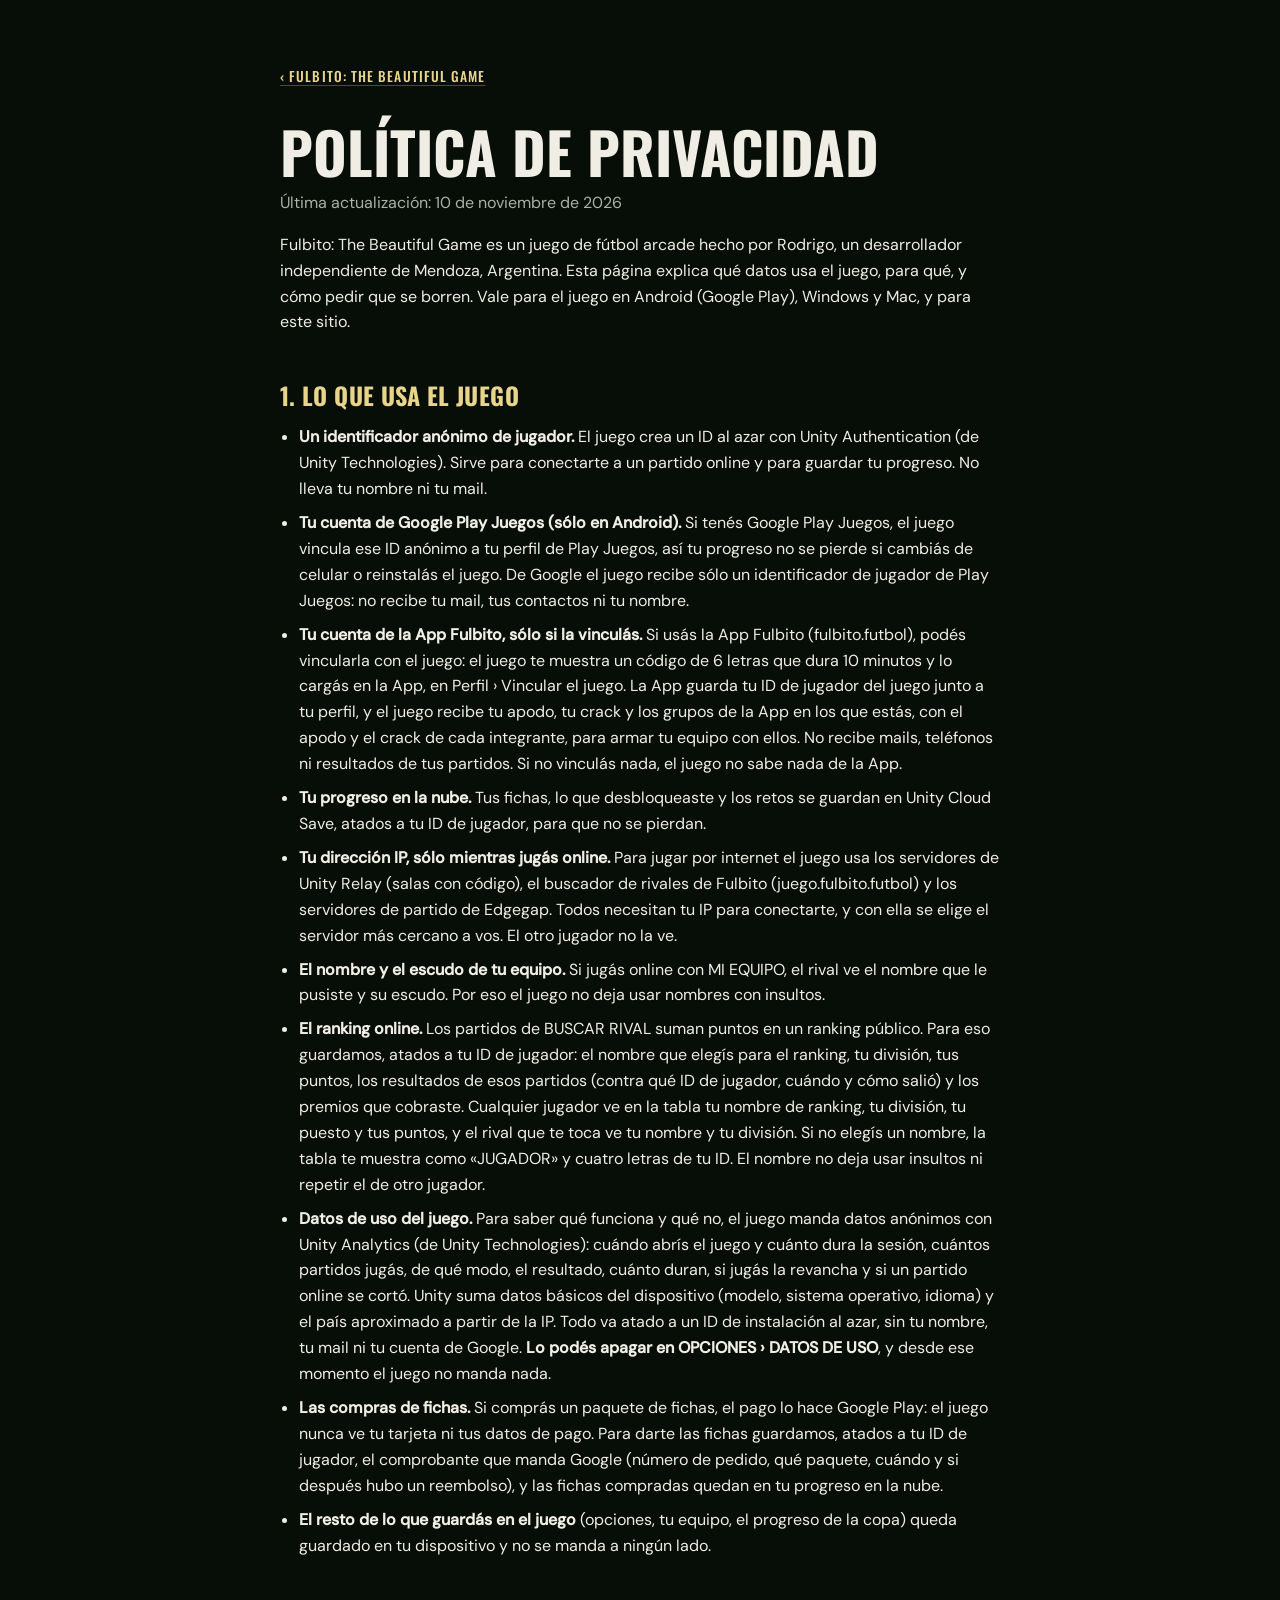
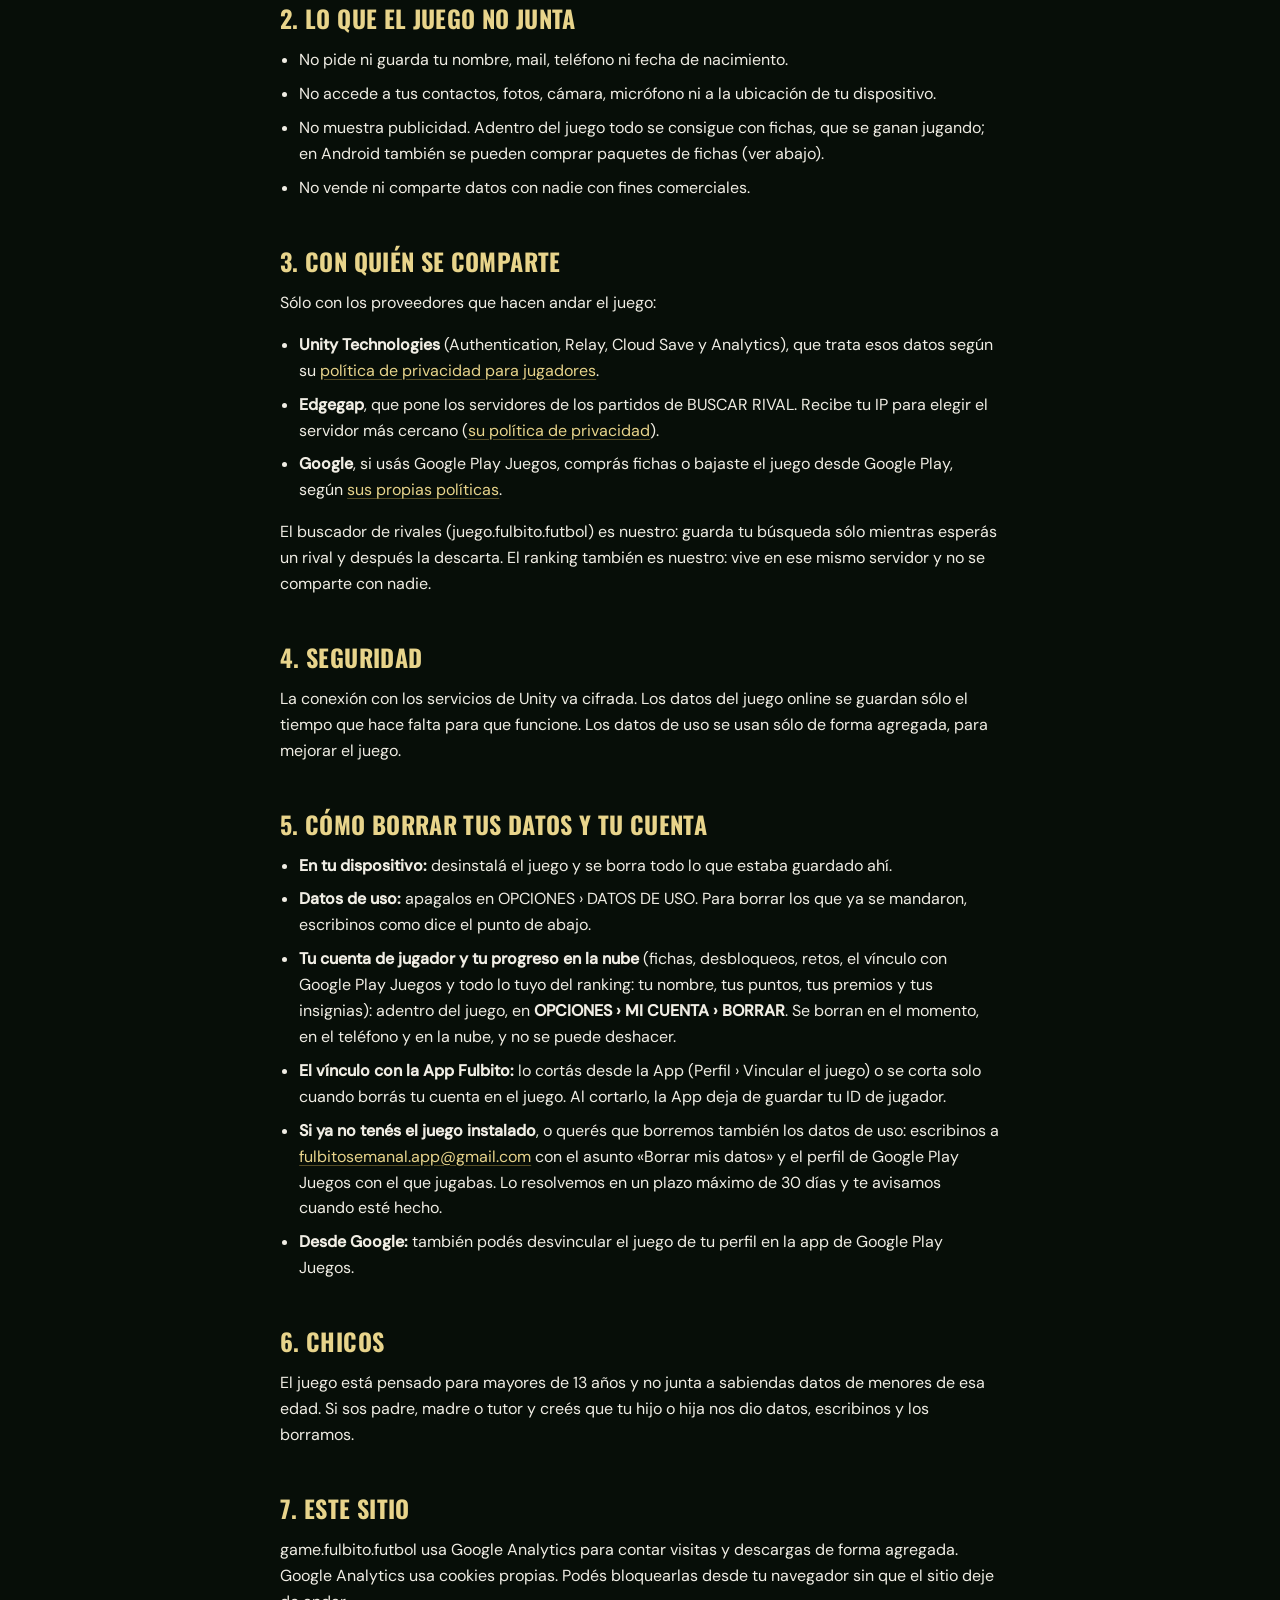
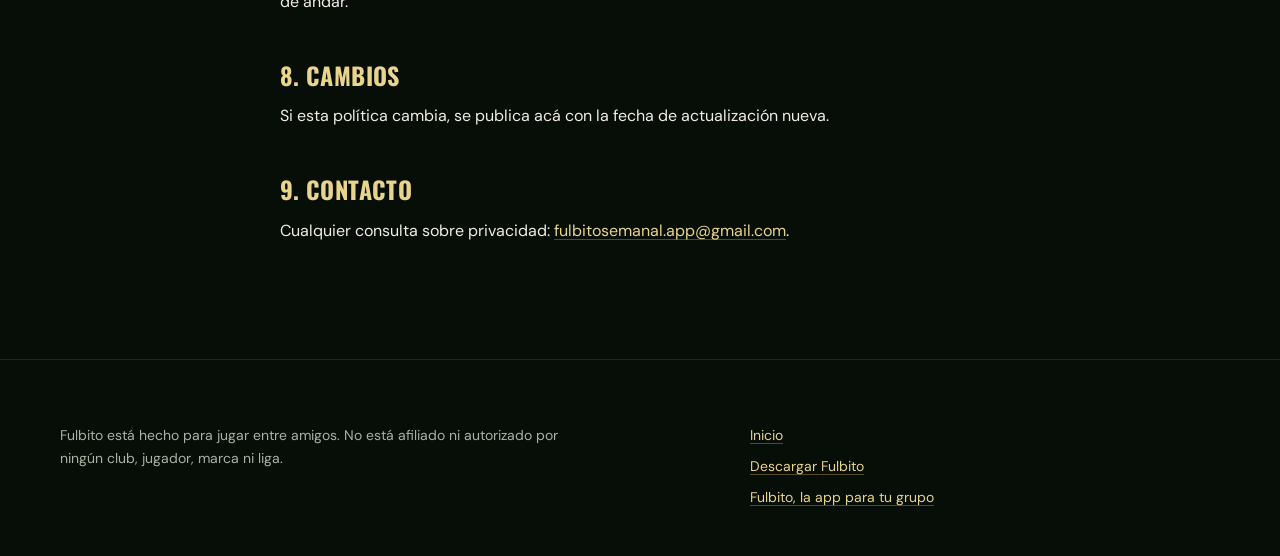
<file: privacidad/index.html>
<!DOCTYPE html>
<html lang="es">
<head>
<meta charset="utf-8">
<meta name="viewport" content="width=device-width, initial-scale=1">
<title>Política de privacidad | Fulbito: The Beautiful Game</title>
<meta name="description" content="Qué datos usa Fulbito: The Beautiful Game, el juego de fútbol arcade 7v7, para qué y cómo pedir que se borren.">
<link rel="canonical" href="https://game.fulbito.futbol/privacidad/">

<!-- Google Analytics: la misma propiedad que el index (G-7RZ7NN662N) -->
<script async src="https://www.googletagmanager.com/gtag/js?id=G-7RZ7NN662N"></script>
<script>
  window.dataLayer = window.dataLayer || [];
  function gtag(){dataLayer.push(arguments);}
  gtag('js', new Date());
  gtag('config', 'G-7RZ7NN662N');
</script>

<link rel="icon" href="../assets/brand/favicon.svg" type="image/svg+xml">
<link rel="icon" href="../assets/brand/favicon-32.png" sizes="32x32">
<meta name="theme-color" content="#0D1B0F">
<link rel="stylesheet" href="../css/fonts.css">
<link rel="stylesheet" href="../css/variables.css">
<link rel="stylesheet" href="../css/site.css">
<style>
  /* página de texto: hereda tokens y pie del sitio; sólo suma la columna de lectura */
  .legal { padding-block: var(--s7) var(--seccion); }
  .legal__volver { font-family: var(--display); letter-spacing: .08em; text-transform: uppercase; font-size: .85rem; }
  .legal h1 { font-size: var(--t-titulo); text-transform: uppercase; margin-top: var(--s5); }
  .legal__fecha { color: var(--cal-tenue); margin-top: var(--s2); }
  .legal h2 { font-size: var(--t-sub); color: var(--oro-claro); margin-top: var(--s6); margin-bottom: var(--s3); }
  .legal p, .legal li { max-width: 68ch; }
  .legal ul { padding-left: 1.2em; }
  .legal li { margin-bottom: var(--s2); }
  .legal strong { color: var(--cal); }
</style>
</head>
<body>

<main id="contenido" class="env angosto legal">
  <a class="legal__volver" href="../">‹ Fulbito: The Beautiful Game</a>

  <h1>Política de privacidad</h1>
  <p class="legal__fecha">Última actualización: 10 de noviembre de 2026</p>

  <p>Fulbito: The Beautiful Game es un juego de fútbol arcade hecho por Rodrigo, un desarrollador independiente de Mendoza, Argentina.
    Esta página explica qué datos usa el juego, para qué, y cómo pedir que se borren. Vale para el juego en
    Android (Google Play), Windows y Mac, y para este sitio.</p>

  <h2>1. Lo que usa el juego</h2>
  <ul>
    <li><strong>Un identificador anónimo de jugador.</strong> El juego crea un ID al azar con Unity Authentication
      (de Unity Technologies). Sirve para conectarte a un partido online y para guardar tu progreso. No lleva tu
      nombre ni tu mail.</li>
    <li><strong>Tu cuenta de Google Play Juegos (sólo en Android).</strong> Si tenés Google Play Juegos, el juego
      vincula ese ID anónimo a tu perfil de Play Juegos, así tu progreso no se pierde si cambiás de celular o
      reinstalás el juego. De Google el juego recibe sólo un identificador de jugador de Play Juegos: no recibe tu
      mail, tus contactos ni tu nombre.</li>
    <li><strong>Tu cuenta de la App Fulbito, sólo si la vinculás.</strong> Si usás la App Fulbito (fulbito.futbol),
      podés vincularla con el juego: el juego te muestra un código de 6 letras que dura 10 minutos y lo cargás en la
      App, en Perfil › Vincular el juego. La App guarda tu ID de jugador del juego junto a tu perfil, y el juego recibe
      tu apodo, tu crack y los grupos de la App en los que estás, con el apodo y el crack de cada integrante, para
      armar tu equipo con ellos. No recibe mails, teléfonos ni resultados de tus partidos. Si no vinculás nada, el
      juego no sabe nada de la App.</li>
    <li><strong>Tu progreso en la nube.</strong> Tus fichas, lo que desbloqueaste y los retos se guardan en Unity
      Cloud Save, atados a tu ID de jugador, para que no se pierdan.</li>
    <li><strong>Tu dirección IP, sólo mientras jugás online.</strong> Para jugar por internet el juego usa los
      servidores de Unity Relay (salas con código), el buscador de rivales de Fulbito (juego.fulbito.futbol) y los
      servidores de partido de Edgegap. Todos necesitan tu IP para conectarte, y con ella se elige el servidor más
      cercano a vos. El otro jugador no la ve.</li>
    <li><strong>El nombre y el escudo de tu equipo.</strong> Si jugás online con MI EQUIPO, el rival ve el nombre
      que le pusiste y su escudo. Por eso el juego no deja usar nombres con insultos.</li>
    <li><strong>El ranking online.</strong> Los partidos de BUSCAR RIVAL suman puntos en un ranking público. Para eso
      guardamos, atados a tu ID de jugador: el nombre que elegís para el ranking, tu división, tus puntos, los
      resultados de esos partidos (contra qué ID de jugador, cuándo y cómo salió) y los premios que cobraste.
      Cualquier jugador ve en la tabla tu nombre de ranking, tu división, tu puesto y tus puntos, y el rival que te
      toca ve tu nombre y tu división. Si no elegís un nombre, la tabla te muestra como «JUGADOR» y cuatro letras
      de tu ID. El nombre no deja usar insultos ni repetir el de otro jugador.</li>
    <li><strong>Datos de uso del juego.</strong> Para saber qué funciona y qué no, el juego manda datos anónimos con
      Unity Analytics (de Unity Technologies): cuándo abrís el juego y cuánto dura la sesión, cuántos partidos jugás,
      de qué modo, el resultado, cuánto duran, si jugás la revancha y si un partido online se cortó. Unity suma
      datos básicos del dispositivo (modelo, sistema operativo, idioma) y el país aproximado a partir de la IP. Todo
      va atado a un ID de instalación al azar, sin tu nombre, tu mail ni tu cuenta de Google.
      <strong>Lo podés apagar en OPCIONES › DATOS DE USO</strong>, y desde ese momento el juego no manda nada.</li>
    <li><strong>Las compras de fichas.</strong> Si comprás un paquete de fichas, el pago lo hace Google Play: el juego
      nunca ve tu tarjeta ni tus datos de pago. Para darte las fichas guardamos, atados a tu ID de jugador, el
      comprobante que manda Google (número de pedido, qué paquete, cuándo y si después hubo un reembolso), y las fichas
      compradas quedan en tu progreso en la nube.</li>
    <li><strong>El resto de lo que guardás en el juego</strong> (opciones, tu equipo, el progreso de la copa) queda
      guardado en tu dispositivo y no se manda a ningún lado.</li>
  </ul>

  <h2>2. Lo que el juego no junta</h2>
  <ul>
    <li>No pide ni guarda tu nombre, mail, teléfono ni fecha de nacimiento.</li>
    <li>No accede a tus contactos, fotos, cámara, micrófono ni a la ubicación de tu dispositivo.</li>
    <li>No muestra publicidad. Adentro del juego todo se consigue con fichas, que se ganan jugando; en Android
      también se pueden comprar paquetes de fichas (ver abajo).</li>
    <li>No vende ni comparte datos con nadie con fines comerciales.</li>
  </ul>

  <h2>3. Con quién se comparte</h2>
  <p>Sólo con los proveedores que hacen andar el juego:</p>
  <ul>
    <li><strong>Unity Technologies</strong> (Authentication, Relay, Cloud Save y Analytics), que trata esos datos según su
      <a href="https://unity.com/legal/game-player-and-app-user-privacy-policy">política de privacidad para jugadores</a>.</li>
    <li><strong>Edgegap</strong>, que pone los servidores de los partidos de BUSCAR RIVAL. Recibe tu IP para elegir el
      servidor más cercano (<a href="https://edgegap.com/privacy-policy">su política de privacidad</a>).</li>
    <li><strong>Google</strong>, si usás Google Play Juegos, comprás fichas o bajaste el juego desde Google Play, según
      <a href="https://policies.google.com/privacy">sus propias políticas</a>.</li>
  </ul>
  <p>El buscador de rivales (juego.fulbito.futbol) es nuestro: guarda tu búsqueda sólo mientras esperás un rival
    y después la descarta. El ranking también es nuestro: vive en ese mismo servidor y no se comparte con nadie.</p>

  <h2>4. Seguridad</h2>
  <p>La conexión con los servicios de Unity va cifrada. Los datos del juego online se guardan sólo el tiempo que
    hace falta para que funcione. Los datos de uso se usan sólo de forma agregada, para mejorar el juego.</p>

  <h2 id="borrar">5. Cómo borrar tus datos y tu cuenta</h2>
  <ul>
    <li><strong>En tu dispositivo:</strong> desinstalá el juego y se borra todo lo que estaba guardado ahí.</li>
    <li><strong>Datos de uso:</strong> apagalos en OPCIONES › DATOS DE USO. Para borrar los que ya se mandaron, escribinos
      como dice el punto de abajo.</li>
    <li><strong>Tu cuenta de jugador y tu progreso en la nube</strong> (fichas, desbloqueos, retos, el vínculo con
      Google Play Juegos y todo lo tuyo del ranking: tu nombre, tus puntos, tus premios y tus insignias): adentro del juego, en <strong>OPCIONES › MI CUENTA › BORRAR</strong>. Se borran en el
      momento, en el teléfono y en la nube, y no se puede deshacer.</li>
    <li><strong>El vínculo con la App Fulbito:</strong> lo cortás desde la App (Perfil › Vincular el juego) o se
      corta solo cuando borrás tu cuenta en el juego. Al cortarlo, la App deja de guardar tu ID de jugador.</li>
    <li><strong>Si ya no tenés el juego instalado</strong>, o querés que borremos también los datos de uso: escribinos a
      <a href="mailto:fulbitosemanal.app@gmail.com?subject=Borrar%20mis%20datos%20de%20Fulbito%3A%20The%20Beautiful%20Game">fulbitosemanal.app@gmail.com</a>
      con el asunto «Borrar mis datos» y el perfil de Google Play Juegos con el que jugabas. Lo resolvemos en un
      plazo máximo de 30 días y te avisamos cuando esté hecho.</li>
    <li><strong>Desde Google:</strong> también podés desvincular el juego de tu perfil en la app de Google Play Juegos.</li>
  </ul>

  <h2>6. Chicos</h2>
  <p>El juego está pensado para mayores de 13 años y no junta a sabiendas datos de menores de esa edad. Si sos
    padre, madre o tutor y creés que tu hijo o hija nos dio datos, escribinos y los borramos.</p>

  <h2>7. Este sitio</h2>
  <p>game.fulbito.futbol usa Google Analytics para contar visitas y descargas de forma agregada. Google Analytics
    usa cookies propias. Podés bloquearlas desde tu navegador sin que el sitio deje de andar.</p>

  <h2>8. Cambios</h2>
  <p>Si esta política cambia, se publica acá con la fecha de actualización nueva.</p>

  <h2>9. Contacto</h2>
  <p>Cualquier consulta sobre privacidad:
    <a href="mailto:fulbitosemanal.app@gmail.com">fulbitosemanal.app@gmail.com</a>.</p>
</main>

<footer class="pie">
  <div class="env pie__grilla">
    <div>
      <p class="pie__legal">Fulbito está hecho para jugar entre amigos. No está afiliado ni
        autorizado por ningún club, jugador, marca ni liga.</p>
    </div>
    <ul class="pie__links">
      <li><a href="../">Inicio</a></li>
      <li><a href="../#descargar">Descargar Fulbito</a></li>
      <li><a href="https://fulbito.futbol">Fulbito, la app para tu grupo</a></li>
    </ul>
  </div>
</footer>
</body>
</html>
</file>
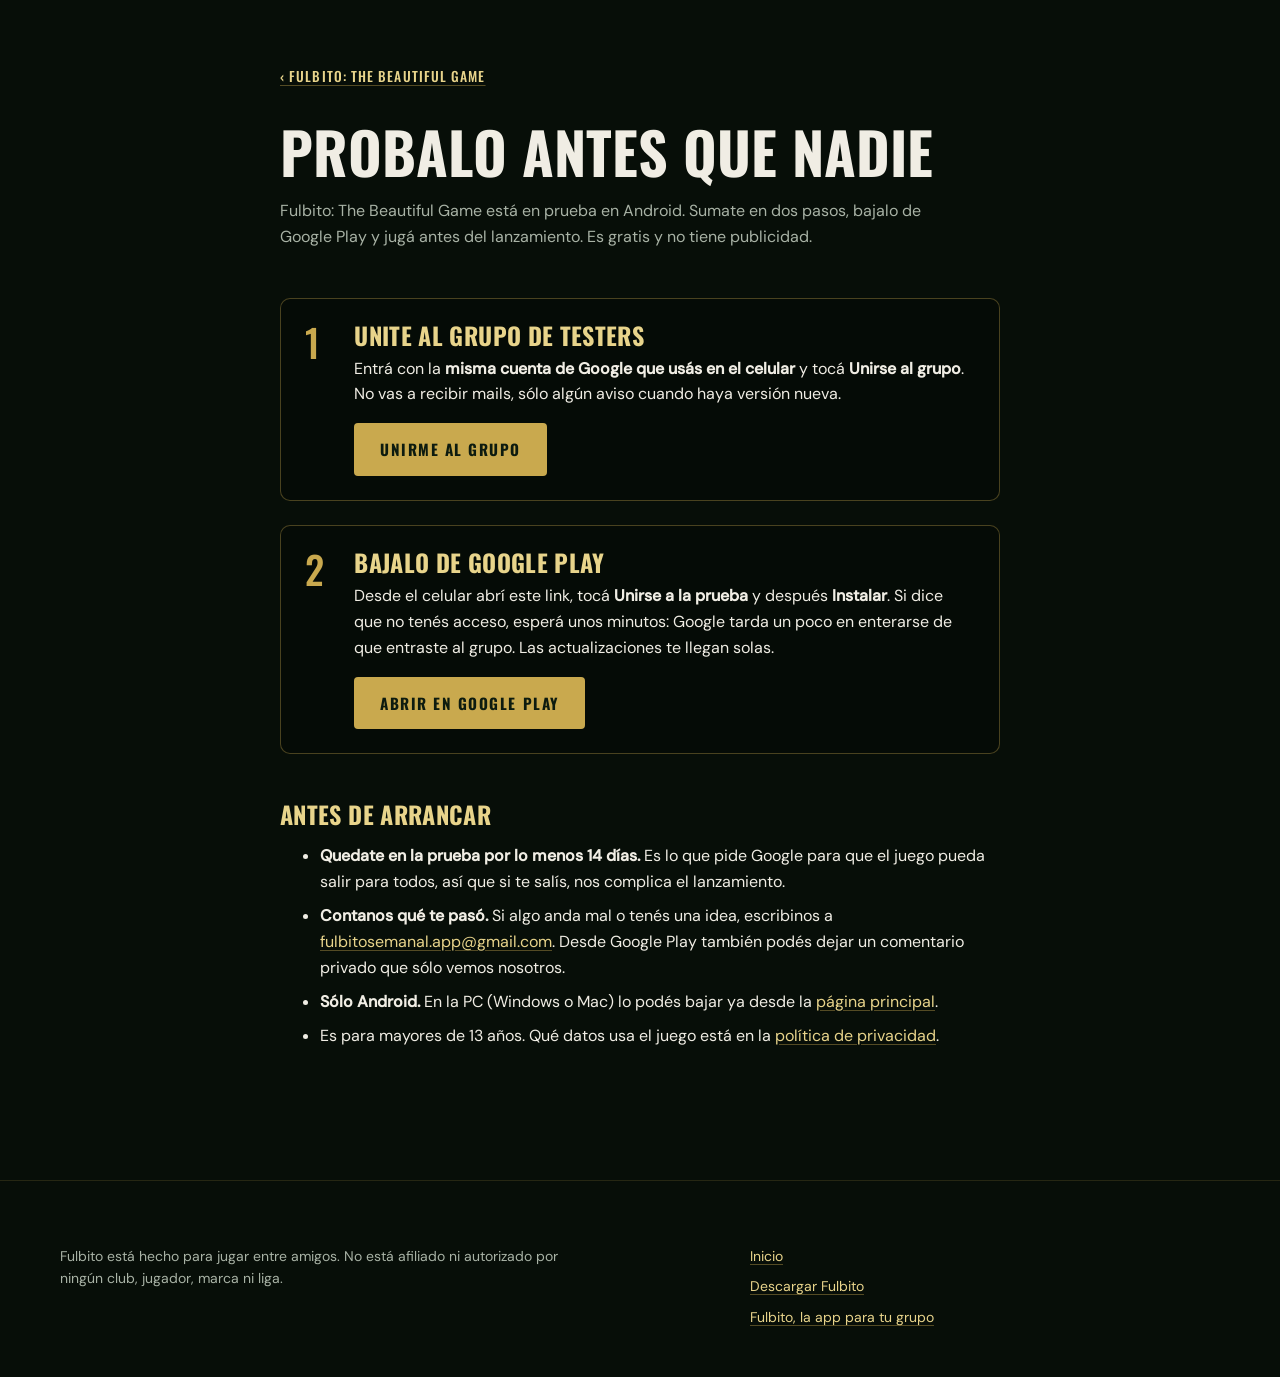
<file: probar/index.html>
<!DOCTYPE html>
<html lang="es">
<head>
<meta charset="utf-8">
<meta name="viewport" content="width=device-width, initial-scale=1">
<title>Probalo antes que nadie | Fulbito: The Beautiful Game</title>
<meta name="description" content="Sumate a la prueba de Fulbito: The Beautiful Game en Android. Dos pasos y lo bajás de Google Play antes del lanzamiento.">
<link rel="canonical" href="https://game.fulbito.futbol/probar/">
<meta property="og:title" content="Probá Fulbito: The Beautiful Game antes que nadie">
<meta property="og:description" content="Fútbol arcade 7v7 con poderes, relator propio y partidos online. Sumate a la prueba en Android.">
<meta property="og:url" content="https://game.fulbito.futbol/probar/">

<!-- Google Analytics: la misma propiedad que el index (G-7RZ7NN662N) -->
<script async src="https://www.googletagmanager.com/gtag/js?id=G-7RZ7NN662N"></script>
<script>
  window.dataLayer = window.dataLayer || [];
  function gtag(){dataLayer.push(arguments);}
  gtag('js', new Date());
  gtag('config', 'G-7RZ7NN662N');
</script>

<link rel="icon" href="../assets/brand/favicon.svg" type="image/svg+xml">
<link rel="icon" href="../assets/brand/favicon-32.png" sizes="32x32">
<meta name="theme-color" content="#0D1B0F">
<link rel="stylesheet" href="../css/fonts.css">
<link rel="stylesheet" href="../css/variables.css">
<link rel="stylesheet" href="../css/site.css">
<style>
  /* página de texto: hereda tokens, botones y pie del sitio; suma los tres pasos */
  .probar { padding-block: var(--s7) var(--seccion); }
  .probar__volver { font-family: var(--display); letter-spacing: .08em; text-transform: uppercase; font-size: .85rem; }
  .probar h1 { font-size: var(--t-titulo); text-transform: uppercase; margin-top: var(--s5); }
  .probar__bajada { color: var(--cal-tenue); margin-top: var(--s3); max-width: 60ch; }
  .tpasos { list-style: none; padding: 0; margin: var(--s6) 0 0; display: flex; flex-direction: column; gap: var(--s4); }
  .paso { display: flex; gap: var(--s4); align-items: flex-start; padding: var(--s4);
          border: 1px solid rgba(201, 169, 78, .35); border-radius: 10px; background: rgba(0, 0, 0, .18); }
  .paso__num { font-family: var(--display); font-size: 2.4rem; line-height: 1; color: var(--oro); flex: none; min-width: 1.2ch; }
  .paso__cuerpo { display: flex; flex-direction: column; gap: var(--s2); min-width: 0; }
  .paso h2 { font-size: var(--t-sub); color: var(--oro-claro); margin: 0; }
  .paso p { margin: 0; max-width: 60ch; }
  .paso .btn { align-self: flex-start; margin-top: var(--s2); }
  .probar__notas a { overflow-wrap: anywhere; }
  .probar__notas { margin-top: var(--s6); }
  .probar__notas h2 { font-size: var(--t-sub); color: var(--oro-claro); margin-bottom: var(--s3); }
  .probar__notas li { max-width: 64ch; margin-bottom: var(--s2); }
  .probar strong { color: var(--cal); }
  @media (max-width: 560px) {
    .paso { gap: var(--s3); padding: var(--s3); }
    .paso__num { font-size: 1.8rem; }
    .paso .btn { align-self: stretch; justify-content: center; text-align: center; }
  }
</style>
</head>
<body>

<main id="contenido" class="env angosto probar">
  <a class="probar__volver" href="../">‹ Fulbito: The Beautiful Game</a>

  <h1>Probalo antes que nadie</h1>
  <p class="probar__bajada">Fulbito: The Beautiful Game está en prueba en Android. Sumate en dos pasos, bajalo de Google Play
    y jugá antes del lanzamiento. Es gratis y no tiene publicidad.</p>

  <ol class="tpasos">
    <li class="paso">
      <span class="paso__num" aria-hidden="true">1</span>
      <div class="paso__cuerpo">
      <h2>Unite al grupo de testers</h2>
      <p>Entrá con la <strong>misma cuenta de Google que usás en el celular</strong> y tocá <strong>Unirse al grupo</strong>.
        No vas a recibir mails, sólo algún aviso cuando haya versión nueva.</p>
      <a class="btn" href="https://groups.google.com/g/fulbito-testers/about" target="_blank" rel="noopener">Unirme al grupo</a>
      </div>
    </li>
    <li class="paso">
      <span class="paso__num" aria-hidden="true">2</span>
      <div class="paso__cuerpo">
      <h2>Bajalo de Google Play</h2>
      <p>Desde el celular abrí este link, tocá <strong>Unirse a la prueba</strong> y después <strong>Instalar</strong>. Si dice
        que no tenés acceso, esperá unos minutos: Google tarda un poco en enterarse de que entraste al grupo. Las
        actualizaciones te llegan solas.</p>
      <a class="btn" href="https://play.google.com/store/apps/details?id=futbol.fulbito.game" target="_blank" rel="noopener">Abrir en Google Play</a>
      </div>
    </li>
  </ol>

  <section class="probar__notas" aria-labelledby="t-notas">
    <h2 id="t-notas">Antes de arrancar</h2>
    <ul>
      <li><strong>Quedate en la prueba por lo menos 14 días.</strong> Es lo que pide Google para que el juego pueda salir
        para todos, así que si te salís, nos complica el lanzamiento.</li>
      <li><strong>Contanos qué te pasó.</strong> Si algo anda mal o tenés una idea, escribinos a
        <a href="mailto:fulbitosemanal.app@gmail.com?subject=Prueba%20de%20Fulbito%3A%20The%20Beautiful%20Game">fulbitosemanal.app@gmail.com</a>.
        Desde Google Play también podés dejar un comentario privado que sólo vemos nosotros.</li>
      <li><strong>Sólo Android.</strong> En la PC (Windows o Mac) lo podés bajar ya desde la <a href="../#descargar">página principal</a>.</li>
      <li>Es para mayores de 13 años. Qué datos usa el juego está en la <a href="../privacidad/">política de privacidad</a>.</li>
    </ul>
  </section>
</main>

<footer class="pie">
  <div class="env pie__grilla">
    <div>
      <p class="pie__legal">Fulbito está hecho para jugar entre amigos. No está afiliado ni
        autorizado por ningún club, jugador, marca ni liga.</p>
    </div>
    <ul class="pie__links">
      <li><a href="../">Inicio</a></li>
      <li><a href="../#descargar">Descargar Fulbito</a></li>
      <li><a href="https://fulbito.futbol">Fulbito, la app para tu grupo</a></li>
    </ul>
  </div>
</footer>
</body>
</html>
</file>
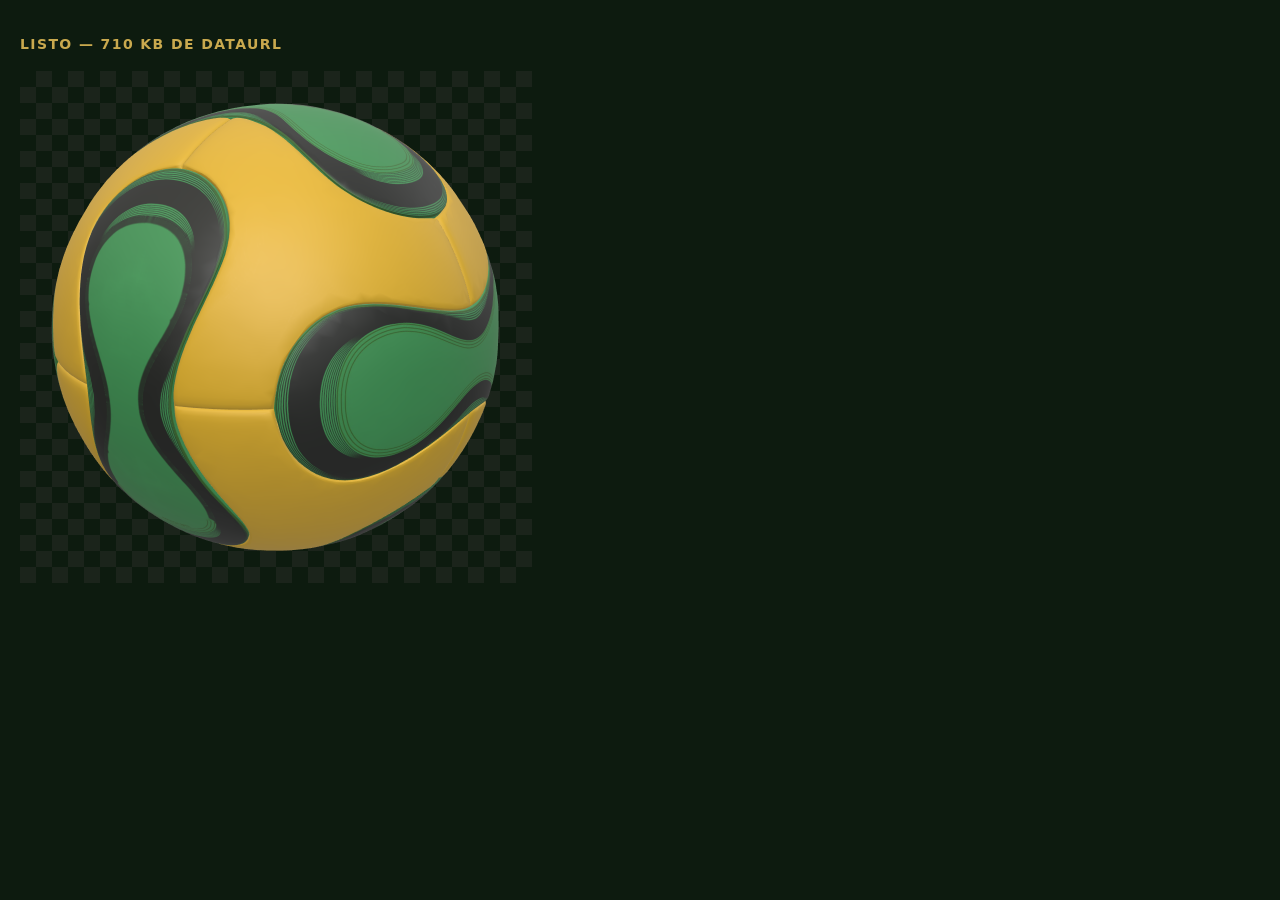
<file: tools/render3d/index.html>
<!DOCTYPE html>
<html lang="es">
<head>
<meta charset="utf-8">
<title>Render del mark — pelota Teamgeist 3D</title>
<!--
  Renderiza la pelota Teamgeist del repo (teamgeist.glb, el MISMO modelo que usa
  la app en su hero) a un PNG cuadrado con transparencia, para usarla como mark
  del sitio del juego.

  Cómo se usa (no hace falta a mano: lo hace tools/render_pelota.py):
     1. servir game-website:  python -m http.server 8899
     2. abrir http://127.0.0.1:8899/tools/render3d/
     3. cuando dice LISTO, window.PELOTA_PNG tiene el dataURL

  El modelo es «Adidas Teamgeist Ball (Germany 2006)» de Armellino Raffaele
  (Sketchfab), CC-BY-4.0, con las texturas YA editadas para sacarle las marcas —
  verificado: los PNG del GLB sólo traen las formas de los paneles, sin logos ni
  estrellas. La atribución CC-BY va en el footer del sitio.
-->
<script type="importmap">
  { "imports": { "three": "../../vendor/three/three.module.min.js" } }
</script>
<style>
  body { margin: 0; background: #0D1B0F; color: #C9A94E;
         font: 14px/1.5 system-ui, sans-serif; padding: 20px; }
  /* el tablero a cuadros deja ver que el alfa quedó limpio */
  #caja { width: 512px; height: 512px; margin: 16px 0;
    background-image:
      linear-gradient(45deg, #1b241b 25%, transparent 25%, transparent 75%, #1b241b 75%),
      linear-gradient(45deg, #1b241b 25%, transparent 25%, transparent 75%, #1b241b 75%);
    background-size: 32px 32px; background-position: 0 0, 16px 16px; }
  #estado { font-weight: 700; letter-spacing: .1em; text-transform: uppercase; }
</style>
</head>
<body>
<p id="estado">Cargando…</p>
<div id="caja"></div>

<script type="module">
import {
  WebGLRenderer, PerspectiveCamera, Scene, Group,
  DirectionalLight, AmbientLight, PMREMGenerator, Box3, Vector3,
  NoToneMapping, Color,
} from 'three';
import { GLTFLoader } from '../../vendor/jsm/loaders/GLTFLoader.js';
import { MeshoptDecoder } from '../../vendor/jsm/libs/meshopt_decoder.module.js';
import { RoomEnvironment } from '../../vendor/jsm/environments/RoomEnvironment.js';

const LADO = 512;   // se renderiza a 2x = 1024 px reales
const estado = document.getElementById('estado');

const renderer = new WebGLRenderer({ alpha: true, antialias: true, preserveDrawingBuffer: true });
renderer.setPixelRatio(2);
renderer.setSize(LADO, LADO, false);
/* SIN tone mapping: la pelota va con los colores MEDIDOS del juego (la dorada
   de la final, M106) y el ACES los lavaba — misma decisión que en pelota3d.js */
renderer.toneMapping = NoToneMapping;
const lienzo = renderer.domElement;
lienzo.style.width = lienzo.style.height = LADO + 'px';
document.getElementById('caja').appendChild(lienzo);

const escena = new Scene();
const camara = new PerspectiveCamera(30, 1, 0.1, 100);
camara.position.set(0, 0, 4.4);

// El entorno es lo que le da el brillo de 3D de verdad (reflejo suave en los
// paneles). Sin esto la pelota queda plana y no se gana nada contra un vector.
const pmrem = new PMREMGenerator(renderer);
escena.environment = pmrem.fromScene(new RoomEnvironment(), 0.04).texture;

// Luz principal DORADA desde arriba a la izquierda: ata la pelota a la paleta
// del sitio sin repintar el modelo. Relleno frío tenue del otro lado para que
// el lado en sombra no se coma el dibujo de los paneles.
const clave = new DirectionalLight(0xF2DFA6, 0.7);
clave.position.set(-2.4, 3.0, 2.2);
escena.add(clave);
const relleno = new DirectionalLight(0x8FA98C, 0.2);
relleno.position.set(2.6, -1.2, 1.4);
escena.add(relleno);
escena.add(new AmbientLight(0xF0EDE4, 0.78));

const pelota = new Group();
escena.add(pelota);

const cargador = new GLTFLoader();
cargador.setMeshoptDecoder(MeshoptDecoder);
cargador.load('../../assets/ball/teamgeist.glb', (gltf) => {
  const modelo = gltf.scene;
  // normalizo a radio 1 igual que la app, así el encuadre es predecible
  const caja = new Box3().setFromObject(modelo);
  const centro = caja.getCenter(new Vector3());
  const radio = caja.getSize(new Vector3()).length() / (2 * Math.sqrt(3));
  modelo.position.sub(centro);
  modelo.scale.setScalar(1 / radio);
  // los colores sampleados de una captura in-game de la final (pelota M106):
  // cuerpo #AC8811, paneles ovalados #27713D — la MISMA receta que pelota3d.js
  const PLANOS = { Ball_Triangles: 0xac8811, Ball_Ovals: 0x27713d };
  modelo.traverse((o) => {
    if (o.isMesh && o.material) {
      if (o.material.map) o.material.map.anisotropy = 8;
      const hex = PLANOS[o.material.name];
      if (hex !== undefined) {
        o.material.color = new Color(hex);
        o.material.roughness = 0.72;
        o.material.metalness = 0;
        o.material.envMapIntensity = 0.18;
        // el GLB trae BARNIZ (clearcoat) y ese lustre no lo baja `roughness`:
        // era lo que dejaba los chorros de brillo blanco en el render
        if ('clearcoat' in o.material) o.material.clearcoat = 0;
        window.MAT_INFO = (window.MAT_INFO || []).concat(
          `${o.material.name}: ${o.material.type} clearcoat=${o.material.clearcoat}`);
      }
    }
  });
  pelota.add(modelo);
  // ángulo elegido a ojo: se ven tres paneles enteros y la costura del medio,
  // que es lo que hace reconocible a esta pelota
  pelota.rotation.set(0.34, -0.62, 0.06);

  // el modelo trae el mapa de entorno recién en el primer frame: dos pasadas
  renderer.render(escena, camara);
  renderer.render(escena, camara);

  window.PELOTA_PNG = lienzo.toDataURL('image/png');
  estado.textContent = 'Listo — ' + Math.round(window.PELOTA_PNG.length / 1024) + ' KB de dataURL';
  document.title = 'LISTO';
}, undefined, (e) => {
  estado.textContent = 'Error cargando el GLB: ' + e.message;
});
</script>
</body>
</html>
</file>
<file: css/fonts.css>
/* Tipografias self-hosteadas (subset latin de Google Fonts, woff2).
   Antes venian de fonts.googleapis.com: dos preconnect, una request de
   terceros y la IP del visitante contada a Google. Servidas de aca, el
   primer paint no depende de nadie. Regenerar: README seccion Tipografias. */
@font-face {
  font-family: 'Caveat';
  font-style: normal;
  font-weight: 600;
  font-display: swap;
  src: url(../assets/fonts/caveat-600.woff2) format('woff2');
  unicode-range: U+0000-00FF, U+0131, U+0152-0153, U+02BB-02BC, U+02C6, U+02DA, U+02DC, U+0304, U+0308, U+0329, U+2000-206F, U+20AC, U+2122, U+2191, U+2193, U+2212, U+2215, U+FEFF, U+FFFD;
}
@font-face {
  font-family: 'DM Sans';
  font-style: normal;
  font-weight: 400;
  font-display: swap;
  src: url(../assets/fonts/dmsans-400.woff2) format('woff2');
  unicode-range: U+0000-00FF, U+0131, U+0152-0153, U+02BB-02BC, U+02C6, U+02DA, U+02DC, U+0304, U+0308, U+0329, U+2000-206F, U+20AC, U+2122, U+2191, U+2193, U+2212, U+2215, U+FEFF, U+FFFD;
}
@font-face {
  font-family: 'DM Sans';
  font-style: normal;
  font-weight: 500;
  font-display: swap;
  src: url(../assets/fonts/dmsans-500.woff2) format('woff2');
  unicode-range: U+0000-00FF, U+0131, U+0152-0153, U+02BB-02BC, U+02C6, U+02DA, U+02DC, U+0304, U+0308, U+0329, U+2000-206F, U+20AC, U+2122, U+2191, U+2193, U+2212, U+2215, U+FEFF, U+FFFD;
}
@font-face {
  font-family: 'Oswald';
  font-style: normal;
  font-weight: 500;
  font-display: swap;
  src: url(../assets/fonts/oswald-500.woff2) format('woff2');
  unicode-range: U+0000-00FF, U+0131, U+0152-0153, U+02BB-02BC, U+02C6, U+02DA, U+02DC, U+0304, U+0308, U+0329, U+2000-206F, U+20AC, U+2122, U+2191, U+2193, U+2212, U+2215, U+FEFF, U+FFFD;
}
@font-face {
  font-family: 'Oswald';
  font-style: normal;
  font-weight: 700;
  font-display: swap;
  src: url(../assets/fonts/oswald-700.woff2) format('woff2');
  unicode-range: U+0000-00FF, U+0131, U+0152-0153, U+02BB-02BC, U+02C6, U+02DA, U+02DC, U+0304, U+0308, U+0329, U+2000-206F, U+20AC, U+2122, U+2191, U+2193, U+2212, U+2215, U+FEFF, U+FFFD;
}
</file>
<file: css/variables.css>
/* variables.css — tokens heredados del design system de Fulbito (app + juego).
   Los valores de color y las tipografías son los MISMOS que web.fulbito.futbol
   (website/css/variables.css): esto es la misma marca, no un sitio aparte. */
:root {
  /* ── Colores ── */
  --cesped: #2D5016;
  --cesped-claro: #4A7A2E;
  --noche: #0D1B0F;
  --noche-hondo: #070E08;   /* propio del sitio del juego: el fondo del estadio */
  --oro: #C9A94E;
  --oro-claro: #E8D48B;
  --cal: #F0EDE4;
  --cal-tenue: #A8B2A5;     /* texto secundario sobre noche */

  /* anillos de selección del juego: P1 azul, rival rojo. Se usan SOLO como
     marca de equipo en las figuritas — no son colores de UI. */
  --anillo-azul: #3E8BD8;
  --anillo-rojo: #E0533A;

  /* ── Glass ── */
  --glass-bg: rgba(13, 27, 15, 0.72);
  --glass-borde: rgba(201, 169, 78, 0.18);
  --glass-blur: blur(16px);

  /* ── Tipografía ── */
  --display: 'Oswald', 'Arial Narrow', sans-serif;
  --body: 'DM Sans', system-ui, sans-serif;
  --tiza: 'Caveat', cursive;

  /* escala fluida */
  --t-wordmark: clamp(3.6rem, 15vw, 10.5rem);
  --t-titulo: clamp(2rem, 5.2vw, 3.6rem);
  --t-sub: clamp(1.15rem, 2.2vw, 1.5rem);
  --t-body: clamp(1rem, 1.05vw, 1.0625rem);
  --t-micro: 0.75rem;

  /* ── Espaciado ── */
  --s1: 4px;  --s2: 8px;  --s3: 16px; --s4: 24px;
  --s5: 32px; --s6: 48px; --s7: 64px; --s8: 96px;
  --seccion: clamp(64px, 9vw, 128px);

  --r-sm: 4px; --r-md: 8px; --r-lg: 14px;

  --sombra-card: 0 8px 32px rgba(0, 0, 0, .38);
  --brillo-oro: 0 0 24px rgba(201, 169, 78, .28);

  --ease: cubic-bezier(.22, 1, .36, 1);
  --ease-back: cubic-bezier(.34, 1.56, .64, 1);

  --ancho: 1160px;
  --ancho-angosto: 720px;
  --marcador-h: 56px;
}
</file>
<file: css/site.css>
/* ═══════════════════════════════════════════════════════════════════════════
   site.css — Fulbito: The Beautiful Game
   Idea rectora: la página es un partido. El scroll es el reloj, la barra fija
   es el marcador de la transmisión y cada sección entra con su minuto.
   ═══════════════════════════════════════════════════════════════════════════ */

*, *::before, *::after { box-sizing: border-box; }

html { scroll-behavior: smooth; }
@media (prefers-reduced-motion: reduce) { html { scroll-behavior: auto; } }

body {
  margin: 0;
  background: var(--noche-hondo);
  color: var(--cal);
  font-family: var(--body);
  font-size: var(--t-body);
  line-height: 1.62;
  -webkit-font-smoothing: antialiased;
  overflow-x: hidden;
}

/* `height: auto` NO es opcional: todas las <img> llevan width/height como
   atributo (para que el navegador reserve el lugar y no salte el layout), y ese
   height es un valor USADO que le gana a cualquier `aspect-ratio` del CSS. Sin
   esto, las tarjetas del roster y de las firmas se dibujaban con la altura
   intrinseca del archivo (720 px) en vez de la del diseno. */
img { max-width: 100%; height: auto; display: block; }
a { color: var(--oro-claro); text-decoration-color: rgba(201, 169, 78, .4); text-underline-offset: 3px; }
a:hover { text-decoration-color: var(--oro); }

:focus-visible {
  outline: 2px solid var(--oro-claro);
  outline-offset: 3px;
  border-radius: 2px;
}

.saltar {
  position: absolute; left: -9999px; top: 0; z-index: 999;
  background: var(--oro); color: var(--noche); padding: 10px 18px;
  font-family: var(--display); font-weight: 700; letter-spacing: .08em;
}
.saltar:focus { left: 8px; top: 8px; }

.env { width: min(100% - 40px, var(--ancho)); margin-inline: auto; }
.angosto { max-width: var(--ancho-angosto); }

/* ── Tipografía base ───────────────────────────────────────────────────── */
h1, h2, h3 { font-family: var(--display); font-weight: 700; margin: 0; line-height: 1.04; }
h2 { font-size: var(--t-titulo); text-transform: uppercase; letter-spacing: .015em; }
h3 { font-size: 1.2rem; text-transform: uppercase; letter-spacing: .08em; }
p { margin: 0 0 1em; }
p:last-child { margin-bottom: 0; }

.bajada { font-size: var(--t-sub); color: var(--cal-tenue); line-height: 1.5; }
.tiza {
  font-family: var(--tiza); font-size: 1.5rem; color: var(--oro-claro);
  line-height: 1.35; transform: rotate(-1.2deg); transform-origin: left;
}

/* ── El minuto: el marcador estructural de la página ───────────────────── */
.minuto {
  display: flex; align-items: center; gap: 14px;
  font-family: var(--display); font-weight: 500;
  font-size: var(--t-micro); letter-spacing: .22em; text-transform: uppercase;
  color: var(--oro); margin-bottom: var(--s3);
}
.minuto[data-min]::before {
  content: attr(data-min);
  font-weight: 700; font-size: 1.05rem; letter-spacing: .02em;
  font-variant-numeric: tabular-nums;
  color: var(--noche); background: var(--oro);
  padding: 1px 9px 2px; border-radius: 2px;
}
.minuto:not([data-min]) { gap: 0; }
.minuto::after { content: ''; flex: 1; height: 1px; background: linear-gradient(90deg, rgba(201,169,78,.35), transparent); }

/* ── Marcador fijo (aparece pasado el hero) ────────────────────────────── */
.marcador {
  position: fixed; inset: 0 0 auto; z-index: 60;
  height: var(--marcador-h);
  display: flex; align-items: center; gap: var(--s4);
  padding-inline: clamp(16px, 3vw, 28px);
  background: rgba(7, 14, 8, .86);
  backdrop-filter: var(--glass-blur);
  -webkit-backdrop-filter: var(--glass-blur);
  border-bottom: 1px solid var(--glass-borde);
  transform: translateY(-100%);
  transition: transform .45s var(--ease);
}
.marcador.visible { transform: none; }
.marcador__marca {
  display: flex; align-items: center; gap: 10px;
  font-family: var(--display); font-weight: 700;
  letter-spacing: .14em; text-transform: uppercase; font-size: .95rem;
  color: var(--cal); text-decoration: none;
}
.marcador__marca img { width: 21px; height: 21px; }
.marcador__reloj {
  font-family: var(--display); font-weight: 500; font-size: .8rem;
  letter-spacing: .16em; color: var(--oro);
  font-variant-numeric: tabular-nums;
  padding-left: var(--s4);
  border-left: 1px solid rgba(201, 169, 78, .22);
}
.marcador__cta { margin-left: auto; }
@media (max-width: 620px) {
  .marcador__reloj { display: none; }
  .marcador { gap: var(--s3); }
}

/* ── Botones ───────────────────────────────────────────────────────────── */
.btn {
  display: inline-flex; align-items: center; gap: 10px;
  font-family: var(--display); font-weight: 700;
  font-size: .95rem; letter-spacing: .1em; text-transform: uppercase;
  padding: 14px 26px; border: 0; border-radius: var(--r-sm);
  background: var(--oro); color: var(--noche);
  text-decoration: none; cursor: pointer;
  transition: background .2s var(--ease), transform .2s var(--ease-back), box-shadow .2s var(--ease);
}
.btn:hover { background: var(--oro-claro); transform: translateY(-2px); box-shadow: var(--brillo-oro); }
.btn:active { transform: none; }
.btn--chico { padding: 9px 16px; font-size: .78rem; letter-spacing: .09em; }
.btn--grande { padding: 18px 34px; font-size: 1.1rem; }
/* El CTA del hero va SIN mayúsculas: "DESCARGAR PARA MACOS" se leía "macacos".
   El texto ya viene escrito bien desde releases.js ("Descargar para macOS"). */
.hero__acciones .btn--grande { text-transform: none; letter-spacing: .02em; }
.btn--fantasma {
  background: transparent; color: var(--oro-claro);
  box-shadow: inset 0 0 0 1px rgba(201, 169, 78, .38);
}
.btn--fantasma:hover { background: rgba(201, 169, 78, .1); color: var(--oro-claro); box-shadow: inset 0 0 0 1px var(--oro); }
.btn[aria-disabled="true"] { opacity: .5; pointer-events: none; }

/* ── HERO ──────────────────────────────────────────────────────────────── */
.hero {
  position: relative; min-height: 100svh;
  display: flex; flex-direction: column; justify-content: flex-end;
  padding-bottom: clamp(28px, 6vh, 64px);
  overflow: hidden;
}
.hero__fondo { position: absolute; inset: 0; z-index: 0; }
.hero__fondo img, .hero__fondo video {
  width: 100%; height: 100%; object-fit: cover;
  /* la captura está tomada de frente: el encuadre útil es el tercio superior */
  object-position: 50% 32%;
}
/* viñeta + gradiente: el texto tiene que leerse sin depender de la imagen */
.hero__fondo::after {
  content: ''; position: absolute; inset: 0;
  background:
    radial-gradient(120% 85% at 50% 18%, transparent 20%, rgba(7,14,8,.72) 78%),
    linear-gradient(to bottom, rgba(7,14,8,.55) 0%, rgba(7,14,8,.2) 32%, rgba(7,14,8,.94) 88%, var(--noche-hondo) 100%);
}
.hero__cuerpo { position: relative; z-index: 1; }

.wordmark { display: flex; align-items: baseline; gap: clamp(10px, 2vw, 22px); }
/* El wordmark es lo único que se permite gritar. El relieve dorado duro (sin
   blur) es lo que le da la onda de fichín: la letra crema se despega del fondo
   con su propia sombra sólida, como los títulos de los arcades. En em para que
   escale sola con el clamp del tamaño. */
.wordmark__texto {
  font-family: var(--display); font-weight: 700;
  font-size: var(--t-wordmark); line-height: .84;
  letter-spacing: .04em; text-transform: uppercase;
  margin: 0; color: var(--cal);
  text-shadow:
    .022em .03em 0 var(--oro),
    .044em .06em 0 rgba(160, 130, 52, .85),
    .058em .08em 0 rgba(13, 27, 15, .9),
    0 .1em .32em rgba(0, 0, 0, .55);
}
/* La caja fija el tamano y la posicion; el <canvas> de la pelota 3D se cuelga
   adentro, absoluto y MAS ALTO, asi el rebote sube sin empujar nada. */
.wordmark__caja {
  position: relative; display: block; flex: none;
  width: clamp(34px, 10vw, 108px); aspect-ratio: 1;
  /* SIN align-self ni margin-bottom: el contenedor ya alinea por baseline
     (.wordmark { align-items: baseline }), y un bloque sin texto adentro toma
     como baseline su borde inferior. O sea que el piso de esta caja ES el
     baseline de FULBITO, que es justo donde tiene que picar la pelota. */
}
.wordmark__caja > canvas { z-index: 1; }
.wordmark__pelota {
  width: 100%; height: auto;
  /* Los mismos 7 % que baja la pelota 3D (BAJADA en pelota3d.js): apoyada justo
     sobre el baseline parece flotar, porque el ojo lee el contacto en la sombra
     y no en la tangente de la esfera. Va acá tambien para que el fallback
     estatico —sin WebGL, o con prefers-reduced-motion— quede a la misma altura
     y no se note el cambio cuando la 3D entra. Es 7 % del ALTO, que en una caja
     cuadrada es lo mismo que 7 % del diametro. */
  transform: translateY(7%);
  /* La pelota es un render 3D, no un vector: le va una sombra BLANDA. La sombra
     dura del wordmark (offset plano, sin blur) sobre un objeto con volumen se
     ve como una calcomania mal pegada. */
  filter: drop-shadow(0 .05em .1em rgba(0, 0, 0, .6));
}
.wordmark__sub {
  display: flex; align-items: center; gap: 14px;
  margin-top: clamp(8px, 1.6vw, 18px);
  font-family: var(--display); font-weight: 500;
  font-size: clamp(.9rem, 2.4vw, 1.5rem);
  letter-spacing: .42em; text-transform: uppercase; color: var(--oro);
}
.wordmark__sub::before { content: ''; width: clamp(28px, 5vw, 64px); height: 2px; background: var(--oro); }

.hero__tagline {
  margin: clamp(20px, 3vh, 34px) 0 clamp(22px, 3.4vh, 36px);
  font-size: clamp(1.05rem, 2.4vw, 1.55rem);
  color: var(--cal); max-width: 30ch; line-height: 1.35;
}
.hero__tagline b { color: var(--oro-claro); font-weight: 700; }

.hero__acciones { display: flex; flex-wrap: wrap; align-items: center; gap: var(--s3); }
.hero__nota { font-size: .875rem; color: var(--cal-tenue); max-width: 46ch; }

/* Sin mayúsculas en el zócalo: "MACOS" se leía "macacos". Lo mismo el CTA y
   la lista de descargas; `.sin-mayus` rescata la palabra donde el resto sí va
   en mayúsculas (el minuto de la sección de descargas). */
.sin-mayus { text-transform: none; }

/* lower third: la ficha del partido, como el zócalo de una transmisión */
.zocalo {
  margin-top: clamp(26px, 4.5vh, 52px);
  padding-top: var(--s3);
  border-top: 1px solid rgba(201, 169, 78, .22);
  display: flex; flex-wrap: wrap; gap: 6px 26px;
  font-family: var(--display); font-weight: 500;
  font-size: .9rem; letter-spacing: .03em;
  color: var(--cal-tenue);
}
.zocalo b { color: var(--oro); font-weight: 700; }
/* la version es el dato que fecha todo lo demas: va en crema, no en gris */
.zocalo__fuerte { color: var(--cal); }

/* ── Ticker dorado (el separador con las jugadas firma) ────────────────── */
.ticker {
  background: var(--oro); color: var(--noche);
  padding: 11px 0; overflow: hidden;
  border-block: 1px solid rgba(13, 27, 15, .18);
  /* 46s cuando eran 20 firmas; con 35 la pista mide ~75% más y a la misma
     duración volaría. Se estira para conservar la velocidad de lectura. */
  --ticker-dur: 80s;
}
.ticker__pista { display: flex; width: max-content; animation: correr var(--ticker-dur) linear infinite; }
/* al apoyar el puntero, el cartel se deja leer */
.ticker:hover .ticker__pista { animation-play-state: paused; }
.ticker__grupo {
  display: flex; gap: 34px; padding-right: 34px; flex: none;
  font-family: var(--display); font-weight: 700;
  font-size: .82rem; letter-spacing: .2em; text-transform: uppercase;
  white-space: nowrap;
}
.ticker__grupo span::after { content: ' ·'; opacity: .45; margin-left: 34px; }
@keyframes correr { to { transform: translateX(-50%); } }
@media (prefers-reduced-motion: reduce) {
  .ticker__pista { animation: none; }
  .ticker { overflow-x: auto; }
}

/* ── Secciones ─────────────────────────────────────────────────────────── */
.seccion { padding-block: var(--seccion); position: relative; }
.seccion--suave { background: linear-gradient(180deg, var(--noche-hondo), var(--noche) 40%, var(--noche-hondo)); }
.seccion__intro { max-width: 56ch; }
.seccion__intro h2 + p { margin-top: var(--s3); }

/* ── Banda cinematográfica (el gol) ────────────────────────────────────── */
/* Panel contenido, no full-bleed: la captura es de 1280 de ancho y estirada a
   todo el viewport se veía blanda. Acá nunca pasa del ancho del contenedor. */
.banda {
  position: relative; isolation: isolate;
  width: min(100% - 40px, var(--ancho)); margin-inline: auto;
  border-radius: var(--r-lg); overflow: hidden;
  border: 1px solid var(--glass-borde);
}
.banda__img { width: 100%; aspect-ratio: 16 / 9; object-fit: cover; }
.banda::after {
  content: ''; position: absolute; inset: 0; z-index: 1; pointer-events: none;
  background: linear-gradient(90deg, rgba(7,14,8,.94) 0%, rgba(7,14,8,.7) 42%, transparent 78%),
              linear-gradient(to top, rgba(7,14,8,.9), transparent 45%);
}
.banda__texto {
  position: absolute; z-index: 2; inset: auto auto 0 0;
  padding: clamp(24px, 5vw, 64px);
  max-width: min(100%, 46ch);
}
@media (max-width: 760px) {
  .banda__img { aspect-ratio: 4 / 3; }
  .banda::after { background: linear-gradient(to top, rgba(7,14,8,.96) 24%, rgba(7,14,8,.45) 70%, rgba(7,14,8,.2)); }
}

/* ── Jugadas firma ─────────────────────────────────────────────────────── */
/* .firmas es un carril (ver § CARRILES al final): las tres tarjetas y las seis
   escenas de abajo van en la misma fila */
.firmas { gap: var(--s4); }

.firma {
  background: var(--glass-bg); border: 1px solid var(--glass-borde);
  border-radius: var(--r-lg); overflow: hidden;
  display: flex; flex-direction: column;
}
/* El retrato es un render limpio a 720²: se muestra cuadrado y sin recorte
   fuerte. (Las capturas del sim de firmas salen a 720p sin antialias y se veían
   pixeladas acá — por eso la tarjeta usa el retrato y no la jugada en acción.) */
.firma img {
  aspect-ratio: 1; object-fit: cover; object-position: 50% 42%;
  background: radial-gradient(70% 70% at 50% 35%, #2b322b, #151a15);
  border-bottom: 1px solid var(--glass-borde);
}
.firma__cuerpo { padding: var(--s4); }
.firma__nombre { color: var(--oro); font-size: 1.35rem; letter-spacing: .06em; }
.firma__duenio {
  display: block; margin-top: 4px; margin-bottom: 10px;
  font-family: var(--display); font-weight: 500;
  font-size: .72rem; letter-spacing: .2em; text-transform: uppercase; color: var(--cal-tenue);
}
.firma p { font-size: .95rem; color: var(--cal-tenue); }

/* Acá había una grilla con las 37 firmas restantes y su dueño. Se fue entera:
   mapeaba firma→jugador, que es justo la decisión que el juego ya no te pide;
   estaba duplicada tres veces (el ticker del hero, el pie de cada cromo y el
   filtro «Por firma…» del álbum); los nombres de los dueños no significan nada
   para quien nunca jugó; y se le veía la costura de la autogeneración
   (EL KUNI · EL KUNI). Además contradecía el título de su propia sección:
   «Cada uno tiene la suya» es una promesa, y la grilla la volvía un padrón.
   Costaba 1.601 px de mobile — casi dos pantallas. */
/* 27-oct-2026 — escenas de los poderes, sacadas del juego (viven en el carril de .firmas) */
.firmas-resto-nota {
  margin: var(--s6) 0 0; padding-top: var(--s5);
  border-top: 1px solid rgba(201, 169, 78, .16);
  max-width: 62ch; color: var(--cal-tenue);
}

/* ── El plantel: álbum de figuritas ────────────────────────────────────── */
.album__encabezado {
  display: flex; flex-wrap: wrap; align-items: flex-end; justify-content: space-between;
  gap: var(--s4); margin-bottom: var(--s6);
}
.album__contador {
  font-family: var(--display); font-weight: 500;
  font-size: .8rem; letter-spacing: .18em; text-transform: uppercase; color: var(--cal-tenue);
}
.album__contador b { color: var(--oro); font-weight: 700; font-variant-numeric: tabular-nums; }

.album {
  display: grid; gap: clamp(12px, 1.6vw, 20px);
  grid-template-columns: repeat(auto-fill, minmax(148px, 1fr));
  list-style: none; margin: 0; padding: 0;
}
.figu {
  position: relative; border-radius: var(--r-md); overflow: hidden;
  background: linear-gradient(170deg, #232a23, #141914);
  box-shadow: var(--sombra-card);
  border: 1px solid rgba(201, 169, 78, .2);
  transition: transform .28s var(--ease-back), border-color .28s var(--ease), box-shadow .28s var(--ease);
}
.figu:hover, .figu:focus-within {
  transform: translateY(-5px) rotate(-.6deg);
  border-color: var(--oro);
  box-shadow: var(--sombra-card), var(--brillo-oro);
}
.figu img { width: 100%; aspect-ratio: 1; object-fit: cover; }
.figu__pie {
  padding: 9px 11px 11px;
  border-top: 1px solid rgba(201, 169, 78, .18);
  background: rgba(7, 14, 8, .62);
}
.figu__nombre {
  display: block; font-family: var(--display); font-weight: 700;
  font-size: .82rem; letter-spacing: .07em; text-transform: uppercase;
  color: var(--cal); line-height: 1.2;
}
.figu__firma {
  display: block; margin-top: 3px;
  font-family: var(--display); font-weight: 500;
  font-size: .62rem; letter-spacing: .14em; text-transform: uppercase; color: var(--oro);
}
.figu__pos {
  position: absolute; top: 8px; left: 8px; z-index: 2;
  width: 22px; height: 22px; border-radius: 50%;
  display: grid; place-items: center;
  font-family: var(--display); font-weight: 700; font-size: .58rem; letter-spacing: .02em;
  background: rgba(7, 14, 8, .8); color: var(--cal);
  border: 1.5px solid var(--anillo-azul);
}
.figu__pos[data-pos="ARQ"] { border-color: var(--oro); color: var(--oro); }

/* ── Modos: la pantalla del menú, tal cual ─────────────────────────────── */
.menu {
  margin-top: var(--s6); list-style: none; padding: 0;
  border-top: 1px solid rgba(201, 169, 78, .16);
}
.menu li {
  display: grid; grid-template-columns: auto 1fr auto; align-items: baseline;
  gap: var(--s3) var(--s4);
  padding: var(--s4) var(--s3) var(--s4) 0;
  border-bottom: 1px solid rgba(201, 169, 78, .16);
  transition: background .2s var(--ease), padding-left .2s var(--ease);
}
.menu li:hover { background: rgba(201, 169, 78, .05); padding-left: var(--s3); }
.menu__flecha { color: var(--oro); font-family: var(--display); opacity: 0; transition: opacity .2s; }
.menu li:hover .menu__flecha { opacity: 1; }
.menu__label {
  font-family: var(--display); font-weight: 700; font-size: clamp(1rem, 2.1vw, 1.35rem);
  letter-spacing: .09em; text-transform: uppercase; color: var(--cal);
}
.menu__que { grid-column: 2; color: var(--cal-tenue); font-size: .95rem; }
/* 29-oct-2026: los tres modos largos (Amistoso, Online, Torneo) muestran una
   frase y pliegan el resto: medían 350-470 px cada uno en mobile */
.menu__mas { grid-column: 2; margin-top: -8px; }
.menu__mas > summary {
  list-style: none; cursor: pointer; display: inline-flex; align-items: center; gap: 6px;
  font-family: var(--display); font-weight: 500; font-size: .7rem;
  letter-spacing: .16em; text-transform: uppercase; color: var(--oro);
}
.menu__mas > summary::-webkit-details-marker { display: none; }
.menu__mas > summary::after { content: '+'; font-size: 1rem; line-height: 1; transition: rotate .2s var(--ease); }
.menu__mas[open] > summary::after { rotate: 45deg; }
.menu__mas > summary:hover { color: var(--oro-claro); }
.menu__mas > summary:focus-visible { outline: 2px solid var(--oro-claro); outline-offset: 3px; border-radius: var(--r-sm); }
.menu__mas > p { margin: var(--s2) 0 0; color: var(--cal-tenue); font-size: .92rem; }
.menu__mando {
  font-family: var(--display); font-weight: 500; font-size: .68rem;
  letter-spacing: .16em; text-transform: uppercase; color: var(--oro);
  white-space: nowrap; align-self: center;
}
@media (max-width: 660px) {
  .menu li { grid-template-columns: auto 1fr; }
  .menu__mando { grid-column: 2; align-self: start; }
}
/* en touch no hay hover, así que la flechita nunca aparece y su columna era un
   margen vacío; y los 16 px entre renglones hacían de cada modo un bloque suelto */
@media (max-width: 660px) and (hover: none) {
  .menu li { grid-template-columns: 1fr; row-gap: 6px; padding: var(--s3) 0; }
  .menu__flecha { display: none; }
  .menu__mando, .menu__que, .menu__mas { grid-column: 1; }
  .menu__mas { margin-top: 2px; }
}

/* ── Requisitos ────────────────────────────────────────────────────────── */
.claim {
  font-family: var(--display); font-weight: 700;
  font-size: clamp(1.6rem, 4.4vw, 2.9rem); line-height: 1.1;
  text-transform: uppercase; letter-spacing: .01em;
  color: var(--cal); max-width: 18ch;
}
.claim b { color: var(--oro); font-weight: 700; }

.tabla-envoltura { overflow-x: auto; margin-top: var(--s6); -webkit-overflow-scrolling: touch; }
table.specs { width: 100%; min-width: 520px; border-collapse: collapse; font-size: .95rem; }
table.specs th, table.specs td { padding: 14px 16px; text-align: left; border-bottom: 1px solid rgba(201, 169, 78, .14); vertical-align: top; }
table.specs thead th {
  font-family: var(--display); font-weight: 700; font-size: .72rem;
  letter-spacing: .18em; text-transform: uppercase; color: var(--oro);
  border-bottom-color: rgba(201, 169, 78, .3);
}
table.specs tbody th {
  font-family: var(--display); font-weight: 500; font-size: .78rem;
  letter-spacing: .14em; text-transform: uppercase; color: var(--cal); width: 1%; white-space: nowrap;
}
table.specs td { color: var(--cal-tenue); }
table.specs td:first-of-type { color: var(--cal); }
@media (max-width: 640px) {
  table.specs { min-width: 0; }
  table.specs thead th:nth-child(3), table.specs tbody td:nth-child(3) { display: none; }
}

.medido {
  margin-top: var(--s5); padding: var(--s4);
  border-left: 2px solid var(--oro);
  background: rgba(201, 169, 78, .05);
  font-size: .92rem; color: var(--cal-tenue);
}

/* ── El relator ────────────────────────────────────────────────────────── */
.relator { display: flex; flex-wrap: wrap; gap: var(--s3); margin-top: var(--s5); }
.voz {
  display: inline-flex; align-items: center; gap: 11px;
  padding: 12px 20px 12px 14px; border-radius: 100px;
  background: rgba(13, 27, 15, .7); color: var(--cal);
  border: 1px solid rgba(201, 169, 78, .25);
  font-family: var(--display); font-weight: 500;
  font-size: .82rem; letter-spacing: .13em; text-transform: uppercase;
  cursor: pointer; transition: border-color .2s, background .2s, color .2s;
}
.voz:hover { border-color: var(--oro); background: rgba(201, 169, 78, .08); }
.voz__icono {
  width: 26px; height: 26px; border-radius: 50%; flex: none;
  display: grid; place-items: center;
  background: var(--oro); color: var(--noche); font-size: .7rem;
}
.voz[aria-pressed="true"] { border-color: var(--oro); color: var(--oro-claro); }
.voz[aria-pressed="true"] .voz__icono { animation: latir 1s var(--ease) infinite; }
@keyframes latir { 50% { transform: scale(1.14); } }
@media (prefers-reduced-motion: reduce) { .voz[aria-pressed="true"] .voz__icono { animation: none; } }

/* ── Descarga ──────────────────────────────────────────────────────────── */
.descargas { display: grid; gap: var(--s3); margin-top: var(--s5); }
.bajada-item {
  display: flex; flex-wrap: wrap; align-items: center; gap: var(--s3) var(--s4);
  padding: var(--s4);
  border: 1px solid var(--glass-borde); border-radius: var(--r-lg);
  background: var(--glass-bg);
}
.bajada-item__so {
  font-family: var(--display); font-weight: 700; font-size: 1.05rem;
  letter-spacing: .02em; color: var(--cal);
  min-width: 8ch;
}
.bajada-item__meta { color: var(--cal-tenue); font-size: .9rem; flex: 1 1 14ch; }
.bajada-item__meta em { font-style: normal; color: var(--oro); }
.bajada-item .btn { margin-left: auto; }

/* ── Pasos de instalación ──────────────────────────────────────────────── */
.pasos { counter-reset: paso; list-style: none; padding: 0; margin: var(--s5) 0 0; }
.pasos > li {
  counter-increment: paso; position: relative;
  padding: 0 0 var(--s5) var(--s6);
  border-left: 1px solid rgba(201, 169, 78, .2);
}
.pasos > li:last-child { border-left-color: transparent; padding-bottom: 0; }
/* el link «mirá cómo» de la descarga de Mac salta acá: que no lo tape el marcador fijo */
#paso-mac { scroll-margin-top: calc(var(--marcador-h) + 16px); }
.pasos > li::before {
  content: counter(paso); position: absolute; left: 0; top: -2px;
  transform: translateX(-50%);
  width: 30px; height: 30px; border-radius: 50%;
  display: grid; place-items: center;
  background: var(--noche-hondo); border: 1px solid var(--oro);
  font-family: var(--display); font-weight: 700; font-size: .85rem; color: var(--oro);
}
.pasos h3 { margin-bottom: 6px; color: var(--cal); }
.pasos p { color: var(--cal-tenue); font-size: .95rem; }
.tecla {
  display: inline-block; padding: 1px 7px; margin: 0 1px;
  border-radius: var(--r-sm); background: rgba(201, 169, 78, .13);
  border: 1px solid rgba(201, 169, 78, .3);
  font-family: var(--display); font-weight: 500; font-size: .82em;
  letter-spacing: .06em; color: var(--oro-claro); white-space: nowrap;
}

/* ── Controles ─────────────────────────────────────────────────────────── */
.controles { list-style: none; padding: 0; margin: var(--s5) 0 0; display: grid; gap: 2px; max-width: 620px; }
.controles li {
  display: grid; grid-template-columns: 1fr auto auto; gap: var(--s3);
  align-items: baseline; padding: 11px 14px;
  background: rgba(13, 27, 15, .5);
  font-size: .92rem;
}
.controles li:nth-child(odd) { background: rgba(13, 27, 15, .78); }
.controles__que {
  font-family: var(--display); font-weight: 500; font-size: .8rem;
  letter-spacing: .14em; text-transform: uppercase; color: var(--cal);
}

/* ── Footer ────────────────────────────────────────────────────────────── */
.pie {
  padding-block: var(--s7) var(--s6);
  border-top: 1px solid rgba(201, 169, 78, .16);
  background: var(--noche-hondo);
  font-size: .875rem; color: var(--cal-tenue);
}
.pie__grilla { display: grid; gap: var(--s5); grid-template-columns: 1.4fr 1fr; align-items: start; }
@media (max-width: 720px) { .pie__grilla { grid-template-columns: 1fr; } }
.pie__legal { max-width: 52ch; }
.pie__links { list-style: none; padding: 0; margin: 0; display: grid; gap: 8px; }
.pie__firma { margin-top: var(--s5); font-family: var(--tiza); font-size: 1.35rem; color: var(--oro-claro); }

/* ── Reveal al entrar en viewport ──────────────────────────────────────── */
.rev { opacity: 0; transform: translateY(24px); transition: opacity .7s var(--ease), transform .7s var(--ease); }
.rev.dentro { opacity: 1; transform: none; }
@media (prefers-reduced-motion: reduce) {
  .rev { opacity: 1; transform: none; transition: none; }
  .figu, .btn, .menu li { transition: none; }
  .figu:hover { transform: none; }
  .btn:hover { transform: none; }
}
/* sin JS la página se ve entera igual */
.no-js .rev { opacity: 1; transform: none; }

/* ── Ajustes finales ───────────────────────────────────────────────────── */
/* svh es lo correcto en móvil (la barra del browser no empuja el hero), pero
   hay que dejar el vh de antes para los navegadores que no lo conocen. */
.hero { min-height: 100vh; min-height: 100svh; }

/* El <video> que inyecta main.js cuando hay un clip: va ENCIMA de la captura,
   en la misma caja, para que no haya salto de layout al cambiar.
   ⚠️ El hero TAMBIEN lo necesita, y faltaba: la regla de mas arriba
   (`.hero__fondo img, .hero__fondo video`) solo le da tamano, no posicion, asi
   que el video quedaba en flujo DEBAJO de la imagen — fuera de la caja y tapado
   por el `overflow: hidden` del hero. Se veia la captura y el clip corria
   invisible. Como los dos huecos son cajas con `position: relative/absolute` y
   `object-fit: cover`, la misma declaracion sirve para ambos. */
.banda > video,
.cajas__hueco > video,
.hero__fondo > video {
  position: absolute; inset: 0; z-index: 0;
  width: 100%; height: 100%; object-fit: cover;
}

/* La banda del gol en el celular. El texto no entra encima de la foto (se
   desbordaba por arriba), así que la caja se estira: la imagen arriba y el texto
   debajo, sobre el oscuro. El empalme NO es un overlay con borde: la foto y el
   clip se DESVANECEN con una máscara de curva suave hacia el fondo de la caja,
   y el título se monta sobre la zona que ya casi se fundió.
   ⚠️ Va DESPUÉS de la regla del video de arriba a propósito: con la misma
   especificidad, si queda antes el `height: 100%` la pisa y el clip tapa la
   caja entera (pasó: en el iPhone el video cubría el texto). */
@media (max-width: 760px) {
  .banda:not(.banda--suelta) { background: rgb(7,14,8); }
  .banda:not(.banda--suelta)::after { display: none; }
  .banda:not(.banda--suelta) > .banda__img,
  .banda:not(.banda--suelta) > video {
    -webkit-mask-image: linear-gradient(to bottom, #000 30%, rgba(0,0,0,.78) 44%, rgba(0,0,0,.5) 58%, rgba(0,0,0,.24) 72%, rgba(0,0,0,.07) 86%, transparent);
            mask-image: linear-gradient(to bottom, #000 30%, rgba(0,0,0,.78) 44%, rgba(0,0,0,.5) 58%, rgba(0,0,0,.24) 72%, rgba(0,0,0,.07) 86%, transparent);
  }
  .banda:not(.banda--suelta) > video { inset: 0 0 auto 0; height: auto; aspect-ratio: 4 / 3; }
  /* Con la máscara, el clip es semitransparente abajo y dejaba ver la captura
     de debajo como imagen fantasma. La captura sigue dando la altura de la
     caja, pero no se ve: el <video> ya la usa de póster mientras carga. */
  .banda:not(.banda--suelta):has(> video) > .banda__img { visibility: hidden; }
  .banda__texto {
    position: relative; inset: auto; max-width: none;
    margin-top: -22%; padding: 0 22px 26px;
  }
  .banda__texto h2, .banda__texto .tiza { text-shadow: 0 2px 22px rgba(7,14,8,.9), 0 1px 3px rgba(7,14,8,.6); }
}

.controles-leyenda {
  display: grid; grid-template-columns: 1fr auto auto; gap: var(--s3);
  margin: var(--s4) 0 0; padding: 0 14px 8px; max-width: 620px;
  font-family: var(--display); font-weight: 500;
  font-size: .68rem; letter-spacing: .18em; text-transform: uppercase; color: var(--oro);
}
.controles-leyenda + .controles { margin-top: 0; }

.pie__credito { color: var(--cal-tenue); font-size: .8rem; opacity: .8; }

/* ── Utilidades ────────────────────────────────────────────────────────── */
.visually-hidden {
  position: absolute; width: 1px; height: 1px; margin: -1px;
  padding: 0; overflow: hidden; clip: rect(0 0 0 0); white-space: nowrap; border: 0;
}
code {
  font-size: .88em; word-break: break-all;
  background: rgba(201, 169, 78, .09); padding: 1px 5px; border-radius: var(--r-sm);
  color: var(--oro-claro);
}

.pie__corazon { color: var(--oro); }
/* el emoji ⚽ entra como glifo de color (azul y blanco) y rompe la paleta:
   va el mark propio, dorado, alineado a la altura de la x */
.pie__pelotita {
  display: inline-block; width: 1.05em; height: auto;
  vertical-align: -.16em; margin-inline: .06em;
}

/* La banda de la seccion de firmas va suelta dentro del contenedor (la del gol
   se centra sola porque es hija directa de la seccion). */
.banda--suelta { width: 100%; margin-top: var(--s6); }
.banda__pie {
  position: absolute; z-index: 2; inset: auto 0 0 0;
  margin: 0; padding: var(--s4);
  font-family: var(--tiza); font-size: 1.35rem; color: var(--oro-claro);
}

/* En pantallas angostas "DESCARGAR PARA WINDOWS · 84 MB" parte en dos renglones
   y el "· 84 MB" queda descolgado. El peso es informativo, no la acción: se
   esconde acá y sigue estando en el zócalo y en la sección de descargas. */
@media (max-width: 560px) {
  .hero__acciones .btn--grande { font-size: 1rem; padding: 16px 24px; }
  .hero__acciones .btn--grande [data-rel="cta-peso"],
  .hero__acciones .btn--grande [aria-hidden="true"] { display: none; }
}

/* ═══════════════════════════════════════════════════════════════════════════
   EL CROMO PREMIUM — la figurita dorada del álbum.
   Sin JS este bloque casi no actúa: la grilla estática de .figu de arriba
   sigue siendo la base. roster.js agrega el botón (.figu__abrir), el número,
   los filtros y la ficha; el foil/tilt sólo corre con puntero fino.
   ═══════════════════════════════════════════════════════════════════════════ */

/* marco dorado con degradé: dos fondos, uno para el papel y otro para el
   borde. El borde plano de antes queda para el fallback de navegadores sin
   soporte (la doble declaración de border lo resuelve el cascade). */
.figu {
  border: 1px solid transparent;
  background:
    linear-gradient(170deg, #232a23, #141914) padding-box,
    linear-gradient(165deg, rgba(201, 169, 78, .62), rgba(201, 169, 78, .1) 34%,
                    rgba(232, 212, 139, .5) 72%, rgba(201, 169, 78, .2)) border-box;
}

/* el cromo entero es un botón (lo arma roster.js): se resetea el UA y el
   contenido queda tal cual estaba en el <li> */
.figu__abrir {
  display: block; width: 100%; position: relative;
  background: none; border: 0; padding: 0; margin: 0;
  font: inherit; color: inherit; text-align: inherit; cursor: pointer;
  -webkit-tap-highlight-color: transparent;
}
.figu__abrir:focus-visible { outline: 2px solid var(--oro-claro); outline-offset: -2px; }

.figu__num {
  position: absolute; top: 8px; right: 8px; z-index: 2;
  font-family: var(--display); font-weight: 500; font-size: .6rem;
  letter-spacing: .08em; font-variant-numeric: tabular-nums;
  color: rgba(240, 237, 228, .6); background: rgba(7, 14, 8, .55);
  padding: 2px 6px; border-radius: 3px;
}
.figu__nuevo {
  position: absolute; top: 8px; left: 8px; z-index: 2;
  font-family: var(--display); font-weight: 700; font-size: .56rem;
  letter-spacing: .14em; text-transform: uppercase;
  color: var(--noche); background: linear-gradient(120deg, var(--oro), var(--oro-claro));
  padding: 3px 7px; border-radius: 3px;
}
/* si el cromo lleva NUEVO, el aro de posición de los arqueros no compite:
   ningún arquero es nuevo hoy, pero si un día lo es, el aro baja */
.figu__nuevo ~ .figu__pos, .figu__pos ~ .figu__nuevo { top: 36px; }

/* ── foil + tilt (roster.js pone --mx/--my/--rx/--ry con el puntero) ─────
   El lift del hover se muda a `translate` para que no pelee con el tilt, que
   vive en `transform`: son propiedades distintas y componen solas. */
.album--foil .figu {
  transform: perspective(700px) rotateX(var(--rx, 0deg)) rotateY(var(--ry, 0deg));
  transition: transform .18s ease-out, translate .28s var(--ease-back),
              border-color .28s var(--ease), box-shadow .28s var(--ease);
  will-change: transform;
}
.album--foil .figu:hover, .album--foil .figu:focus-within {
  transform: perspective(700px) rotateX(var(--rx, 0deg)) rotateY(var(--ry, 0deg));
  translate: 0 -5px;
}
.album--foil .figu__abrir::after {
  content: ''; position: absolute; inset: 0; z-index: 1; pointer-events: none;
  opacity: 0; transition: opacity .3s var(--ease);
  background:
    radial-gradient(300px circle at var(--mx, 50%) var(--my, 50%),
                    rgba(232, 212, 139, .3), transparent 58%),
    linear-gradient(115deg, transparent 32%, rgba(201, 169, 78, .1) 44%,
                    rgba(240, 237, 228, .14) 50%, rgba(201, 169, 78, .1) 56%,
                    transparent 68%);
}
.album--foil .figu:hover .figu__abrir::after { opacity: 1; }

/* ── filtros del álbum ──────────────────────────────────────────────────── */
.album__filtros {
  display: flex; flex-wrap: wrap; align-items: center; gap: 10px;
  margin-bottom: var(--s5);
}
.album__filtro {
  font-family: var(--display); font-weight: 500;
  font-size: .8rem; letter-spacing: .12em; text-transform: uppercase;
  color: var(--cal); background: none; cursor: pointer;
  padding: 8px 15px; border: 1px solid rgba(201, 169, 78, .25); border-radius: 100px;
  transition: border-color .2s, background .2s, color .2s;
}
.album__filtro b { color: var(--oro); font-weight: 700; font-variant-numeric: tabular-nums; }
.album__filtro:hover { border-color: var(--oro); }
.album__filtro[aria-pressed="true"] {
  background: var(--oro); border-color: var(--oro); color: var(--noche);
}
.album__filtro[aria-pressed="true"] b { color: var(--noche); }
.album__firma-select {
  margin-left: auto;
  font-family: var(--display); font-weight: 500;
  font-size: .8rem; letter-spacing: .1em; text-transform: uppercase;
  color: var(--oro-claro); background: rgba(13, 27, 15, .7);
  padding: 8px 12px; border: 1px solid rgba(201, 169, 78, .3); border-radius: var(--r-sm);
  cursor: pointer; max-width: 100%;
}
.album__firma-select:hover, .album__firma-select:focus-visible { border-color: var(--oro); }
@media (max-width: 620px) {
  .album__firma-select { margin-left: 0; flex: 1 1 100%; }
}

/* ── la ficha: el dorso de la figurita ──────────────────────────────────── */
.ficha {
  border: 0; padding: 16px; margin: auto; background: transparent;
  width: min(880px, 100%); max-height: 100dvh; color: var(--cal);
  /* en un teléfono la ficha es más alta que la pantalla: tiene que scrollear
     ELLA (las flechas del pie quedan al final), no desbordar invisible. En X
     nunca: la animación de pasar cromo corre el panel 30px y con `auto` esos
     frames hacían aparecer una barra horizontal */
  overflow: hidden auto; overscroll-behavior: contain;
}
.ficha::backdrop { background: rgba(7, 14, 8, .82); backdrop-filter: blur(8px); }
.ficha__panel {
  position: relative; overflow: hidden;
  border: 1px solid transparent; border-radius: var(--r-lg);
  background:
    linear-gradient(168deg, #1a211a, #0c120d 55%, #131a13) padding-box,
    linear-gradient(160deg, rgba(201, 169, 78, .7), rgba(201, 169, 78, .16) 40%,
                    rgba(232, 212, 139, .55)) border-box;
  box-shadow: 0 24px 80px rgba(0, 0, 0, .6);
}
@keyframes ficha-entra {
  from { opacity: 0; transform: translateY(18px) scale(.97); }
}
.ficha[open] .ficha__panel { animation: ficha-entra .38s var(--ease); }
/* al pasar de cromo el panel entra desde el lado del gesto (lo pone roster.js
   como animación inline: pisa a ficha-entra, que es sólo de la primera vez) */
@keyframes ficha-pasa-sig { from { opacity: .25; transform: translateX(30px); } }
@keyframes ficha-pasa-ant { from { opacity: .25; transform: translateX(-30px); } }
@media (prefers-reduced-motion: reduce) {
  .ficha[open] .ficha__panel { animation: none; }
}

.ficha__cabeza {
  display: flex; align-items: center; justify-content: space-between;
  padding: 14px 18px 0;
}
.ficha__num {
  font-family: var(--display); font-weight: 700; font-size: 1rem;
  letter-spacing: .06em; color: var(--oro); font-variant-numeric: tabular-nums;
}
.ficha__num i { font-style: normal; font-weight: 500; font-size: .75rem; color: var(--cal-tenue); }
.ficha__cerrar {
  width: 36px; height: 36px; border-radius: 50%; cursor: pointer;
  display: grid; place-items: center; font-size: 1.15rem; line-height: 1;
  color: var(--cal); background: rgba(240, 237, 228, .06);
  border: 1px solid rgba(201, 169, 78, .25);
  transition: border-color .2s, background .2s;
}
.ficha__cerrar:hover { border-color: var(--oro); background: rgba(201, 169, 78, .12); }

.ficha__cuerpo {
  display: grid; grid-template-columns: minmax(190px, 300px) 1fr;
  gap: clamp(18px, 3.4vw, 40px); align-items: start;
  padding: clamp(16px, 3vw, 28px);
}
.ficha__retrato { margin: 0; }
.ficha__retrato img {
  width: 100%; aspect-ratio: 1; object-fit: cover;
  border-radius: var(--r-md); border: 1px solid rgba(201, 169, 78, .3);
  background: radial-gradient(70% 70% at 50% 35%, #2b322b, #151a15);
}
.ficha__nombre {
  font-size: clamp(1.5rem, 3.6vw, 2.2rem); letter-spacing: .04em; color: var(--cal);
}
.ficha__firma {
  display: flex; flex-wrap: wrap; align-items: center; gap: 8px;
  margin: 6px 0 0; font-family: var(--display); font-weight: 700;
  font-size: .92rem; letter-spacing: .16em; text-transform: uppercase; color: var(--oro);
}
.ficha__sello {
  font-size: .62rem; font-weight: 500; letter-spacing: .14em;
  color: var(--cal); border: 1px solid rgba(201, 169, 78, .35);
  padding: 2px 8px; border-radius: 100px;
}
.ficha__sello--arq { color: var(--oro-claro); }
.ficha__sello--nuevo { background: var(--oro); border-color: var(--oro); color: var(--noche); font-weight: 700; }
.ficha__desc {
  margin: 12px 0 0; font-size: .95rem; color: var(--cal-tenue); max-width: 44ch;
}

.ficha__stats {
  margin: var(--s4) 0 0; display: grid;
  grid-template-columns: repeat(2, 1fr); gap: 9px clamp(14px, 2.4vw, 28px);
}
.ficha__stat dt {
  font-family: var(--display); font-weight: 500; font-size: .64rem;
  letter-spacing: .16em; text-transform: uppercase; color: var(--cal-tenue);
}
.ficha__stat dd { display: flex; align-items: center; gap: 9px; margin: 3px 0 0; }
.ficha__stat b {
  font-family: var(--display); font-weight: 700; font-size: .85rem;
  color: var(--oro-claro); font-variant-numeric: tabular-nums; min-width: 2ch;
}
.ficha__barra {
  flex: 1; height: 5px; border-radius: 3px; overflow: hidden;
  background: rgba(240, 237, 228, .1);
}
.ficha__barra i {
  display: block; height: 100%; border-radius: 3px;
  width: calc(var(--v) / 99 * 100%);
  background: linear-gradient(90deg, var(--oro), var(--oro-claro));
  transition: width .6s var(--ease);
}

.ficha__comparten {
  margin: var(--s4) 0 0; font-size: .85rem; color: var(--cal-tenue);
}
.ficha__comparten button {
  font: inherit; font-size: .82rem; color: var(--oro-claro); cursor: pointer;
  background: none; border: 0; padding: 0; margin-right: 2px;
  text-decoration: underline; text-decoration-color: rgba(201, 169, 78, .4);
  text-underline-offset: 3px;
}
.ficha__comparten button:hover { text-decoration-color: var(--oro); }

.ficha__pasar {
  display: flex; justify-content: flex-end; gap: 8px;
  padding: 0 18px 16px;
}
.ficha__flecha {
  width: 42px; height: 42px; border-radius: 50%; cursor: pointer;
  display: grid; place-items: center; font-size: 1rem;
  color: var(--oro-claro); background: rgba(240, 237, 228, .05);
  border: 1px solid rgba(201, 169, 78, .3);
  transition: border-color .2s, background .2s, color .2s;
}
.ficha__flecha:hover { border-color: var(--oro); background: rgba(201, 169, 78, .12); }

@media (max-width: 640px) {
  .ficha { padding: 10px; }
  .ficha__cuerpo { grid-template-columns: 1fr; gap: var(--s4); }
  .ficha__retrato { max-width: 190px; }
  .ficha__stats { grid-template-columns: 1fr; }
}

/* ═══════════════════════════════════════════════════════════════════════════
   LA PASADA ULTRA — motion de entrada y micro-interacciones.
   Todo adentro de no-preference y gateado a que el JS esté vivo: sin JS la
   clase .no-js queda puesta y nada de esto arranca (la página se ve entera,
   quieta, como siempre).
   ═══════════════════════════════════════════════════════════════════════════ */
@media (prefers-reduced-motion: no-preference) {

  /* ── la salida del túnel: el hero entra por partes, de arriba a abajo ── */
  @keyframes sube { from { opacity: 0; transform: translateY(22px); } }
  html:not(.no-js) .hero__cuerpo > * { animation: sube .7s var(--ease) backwards; }
  html:not(.no-js) .hero__cuerpo > :nth-child(1) { animation-delay: .05s; }
  html:not(.no-js) .hero__cuerpo > :nth-child(2) { animation-delay: .16s; }
  html:not(.no-js) .hero__cuerpo > :nth-child(3) { animation-delay: .28s; }
  html:not(.no-js) .hero__cuerpo > :nth-child(4) { animation-delay: .4s; }
  html:not(.no-js) .hero__cuerpo > :nth-child(5) { animation-delay: .52s; }
  /* la línea de THE BEAUTIFUL GAME se dibuja sola, después de que llegó el texto */
  @keyframes traza { from { transform: scaleX(0); } }
  html:not(.no-js) .wordmark__sub::before {
    transform-origin: left center;
    animation: traza .5s var(--ease) .55s backwards;
  }

  /* ── los cromos entran en cascada, no en bloque ─────────────────────────
     El delay sale de --i (lo pone main.js por tarjeta) y se topea: pasada la
     primera pantalla de cromos, el resto entra junto. Es una ANIMACIÓN y no
     una transición a propósito: al terminar suelta `transform`, que en las
     tarjetas con foil lo necesita el tilt. */
  @keyframes cromo-entra { from { opacity: 0; transform: translateY(16px); } }
  .album.rev.dentro .figu {
    animation: cromo-entra .55s var(--ease) backwards;
    animation-delay: min(calc(var(--i, 0) * 26ms), 500ms);
  }
  .firmas .firma:nth-child(2) { transition-delay: .1s; }
  .firmas .firma:nth-child(3) { transition-delay: .2s; }

  /* ── el brillo que cruza el botón dorado ──────────────────────────────── */
  .btn { position: relative; overflow: hidden; }
  .btn::after {
    content: ''; position: absolute; inset: 0; pointer-events: none;
    background: linear-gradient(115deg, transparent 35%,
                rgba(255, 255, 255, .38) 50%, transparent 65%);
    transform: translateX(-130%);
  }
  .btn:hover::after { transform: translateX(130%); transition: transform .55s ease; }

  /* ── el reloj del marcador late al cambiar de minuto (clase de main.js) ── */
  @keyframes tic { 35% { transform: translateY(-2px); color: var(--oro-claro); } }
  .marcador__reloj.tic { display: inline-block; animation: tic .3s var(--ease); }
}

/* grano de transmisión: una textura apenas visible sobre las secciones suaves,
   para que el fondo no sea un degradé de laboratorio. SVG inline, sin request. */
.seccion--suave::before {
  content: ''; position: absolute; inset: 0; pointer-events: none; opacity: .1;
  background-image: url("data:image/svg+xml,%3Csvg xmlns='http://www.w3.org/2000/svg' width='140' height='140'%3E%3Cfilter id='g'%3E%3CfeTurbulence type='fractalNoise' baseFrequency='.9' numOctaves='2' stitchTiles='stitch'/%3E%3C/filter%3E%3Crect width='100%25' height='100%25' filter='url(%23g)' opacity='.5'/%3E%3C/svg%3E");
}

/* ══ LOS EQUIPOS: el catálogo (M153 del juego) ═══════════════════════════════
   La tarjeta es el ESCUDO con su estilo abajo — sobria a propósito: acá el
   personaje es el catálogo entero, no una tarjeta. El gesto grande está en la
   ficha (la pizarra del DT, más abajo). Todo lo que se ve sin JS está en el
   HTML, barras incluidas (los --v vienen inline del build). */
/* ── El catálogo, partido en las tres ligas del juego ───────────────────────
   Hasta el 25-ago-2026 eran 37 escudos en una grilla sola. El juego los agrupa
   desde M197 —EQUIPOS · SELECCIONES · COMBINADOS FULBITO— y el selector elige en
   dos pasos, así que la grilla plana ya no describía lo que el jugador hace.
   El orden de las ligas es el del juego, no alfabético ni por tamaño. */
.ligas { display: grid; gap: var(--s8); margin-top: var(--s6); }
.liga__titulo {
  display: flex; align-items: baseline; gap: var(--s3);
  margin: 0; font-family: var(--display); font-weight: 700;
  font-size: 1.05rem; letter-spacing: .2em; text-transform: uppercase;
  color: var(--oro);
}
/* la regla se come el ancho que sobra: separa el grupo sin dibujar una caja */
.liga__titulo::after {
  content: ""; flex: 1; height: 1px; background: rgba(201, 169, 78, .22);
}
.liga__n {
  order: 1;   /* después de la regla, contra el margen derecho */
  font-size: .8rem; letter-spacing: .1em; color: var(--cal-tenue);
  font-variant-numeric: tabular-nums;
}
.liga__que {
  margin: 6px 0 0; font-family: var(--tiza); font-size: 1.3rem;
  line-height: 1.2; color: var(--oro-claro);
}
.equipos {
  list-style: none; padding: 0; margin: var(--s4) 0 0;
  display: grid; gap: var(--s3);
  grid-template-columns: repeat(auto-fill, minmax(196px, 1fr));
}
.equipo {
  position: relative; display: flex; flex-direction: column;
  background: linear-gradient(180deg, rgba(201, 169, 78, .07), rgba(13, 27, 15, .55) 52%);
  border: 1px solid var(--glass-borde); border-radius: var(--r-md);
  padding: var(--s4) var(--s3) var(--s3); text-align: center;
  transition: transform .25s var(--ease), border-color .25s, box-shadow .25s;
}
.equipo.rev { transition: opacity .7s var(--ease), transform .7s var(--ease); }
.equipo.rev.dentro { transition: transform .25s var(--ease), border-color .25s, box-shadow .25s; }
.equipo:hover, .equipo:focus-within {
  transform: translateY(-4px); border-color: rgba(201, 169, 78, .5);
  box-shadow: var(--sombra-card), var(--brillo-oro);
}
/* con JS cada tarjeta entera se vuelve el botón que abre la pizarra */
.equipo__abrir {
  display: flex; flex-direction: column; flex: 1; width: 100%; cursor: pointer;
  background: none; border: 0; padding: 0; margin: 0;
  font: inherit; color: inherit; text-align: inherit;
}
.equipo__abrir:focus-visible { outline: 2px solid var(--oro-claro); outline-offset: 4px; }
.equipo__escudo {
  width: 92px; height: 92px; object-fit: contain; align-self: center;
  filter: drop-shadow(0 8px 14px rgba(0, 0, 0, .5));
}
.equipo__nombre {
  margin-top: var(--s3); font-family: var(--display); font-weight: 700;
  font-size: 1.02rem; letter-spacing: .08em; color: var(--cal); line-height: 1.2;
}
.equipo__concepto {
  margin: 4px 0 0; font-family: var(--tiza); font-size: 1.2rem;
  line-height: 1.15; color: var(--oro-claro);
}
.equipo__meta {
  margin: 8px 0 0; font-size: .78rem; letter-spacing: .04em; color: var(--cal-tenue);
}
.equipo__meta b { font-family: var(--display); font-weight: 700; color: var(--oro); letter-spacing: .1em; }
.equipo__barras { margin: var(--s3) 0 0; padding-top: var(--s3); border-top: 1px solid rgba(201, 169, 78, .14); display: grid; gap: 7px; }
/* la fila entera la arma el grid del <div>; dt y dd se disuelven en él */
.equipo__barras > div { display: grid; grid-template-columns: 30px 1fr 24px; align-items: center; gap: 9px; }
.equipo__barras dt, .equipo__barras dd { display: contents; }
.equipo__barras abbr {
  text-decoration: none; font-family: var(--display); font-weight: 500;
  font-size: .62rem; letter-spacing: .12em; color: var(--cal-tenue); text-align: left;
}
.equipo__barras i {
  display: block; height: 5px; border-radius: 3px; overflow: hidden;
  background:
    linear-gradient(90deg, var(--oro), var(--oro-claro)) no-repeat,
    rgba(240, 237, 228, .1);
  background-size: calc(var(--v) / 99 * 100%) 100%, auto;
}
.equipo__barras b {
  font-family: var(--display); font-weight: 700; font-size: .8rem;
  color: var(--oro-claro); font-variant-numeric: tabular-nums; text-align: right;
}
/* las barras van al fondo de la tarjeta: los conceptos miden distinto y sin
   esto cada tarjeta alineaba las barras donde le quedaba */
.equipo__abrir > .equipo__barras, .equipo > .equipo__barras { margin-top: auto; padding-top: var(--s3); }
.equipo__concepto + .equipo__meta { margin-bottom: var(--s3); }

/* ── Las sedes: los ocho estadios ────────────────────────────────────────────
   Misma tarjeta que .equipo (mismo degradé, mismo borde, mismo levante al
   pasar) pero apaisada, porque acá el contenido es la FOTO: las ocho canchas
   se distinguen por silueta —bandejas, techo, esquinas— y eso necesita ancho.

   Las tarjetas vienen ORDENADAS POR AFORO desde regen_listas.py y la reglita de
   abajo del número es ese aforo contra el de la más grande. Es la misma técnica
   que las barras de los equipos (un --v inline, cero JS): sin ella los números
   se leen todos parecidos, y el punto de tener ocho canchas es justamente que
   EL MUNICIPAL entra nueve veces adentro de MARACUYÁ. */
.sedes {
  list-style: none; padding: 0; margin: var(--s6) 0 0;
  display: grid; gap: var(--s4);
  grid-template-columns: repeat(auto-fill, minmax(340px, 1fr));
}
.sede {
  position: relative; display: flex; flex-direction: column; overflow: hidden;
  background: linear-gradient(180deg, rgba(201, 169, 78, .07), rgba(13, 27, 15, .55) 52%);
  border: 1px solid var(--glass-borde); border-radius: var(--r-md);
  transition: transform .25s var(--ease), border-color .25s, box-shadow .25s;
}
/* misma trampa que .equipo: el transition de arriba le gana al de .rev y la
   tarjeta aparecería de golpe. Se resuelve con especificidad doble. */
.sede.rev { transition: opacity .7s var(--ease), transform .7s var(--ease); }
.sede.rev.dentro { transition: transform .25s var(--ease), border-color .25s, box-shadow .25s; }
.sede:hover, .sede:focus-within {
  transform: translateY(-4px); border-color: rgba(201, 169, 78, .5);
  box-shadow: var(--sombra-card), var(--brillo-oro);
}
.sede__foto {
  width: 100%; aspect-ratio: 16 / 9; object-fit: cover;
  border-bottom: 1px solid var(--glass-borde);
  background: #131a17;   /* el cielo nocturno de las capturas, mientras carga */
}
/* la chapa va SOBRE la foto y no arriba del nombre: es una condición del
   estadio (dónde se juega la final, dónde el potrero), no parte de su nombre.
   Sólo la llevan dos de las ocho, y las dos salen de un dato — MasGrande y
   MasChica, que se derivan del aforo y ya se mudaron de estadio dos veces. */
.sede__marca {
  position: absolute; top: var(--s3); left: var(--s3); margin: 0;
  padding: 5px 10px; border-radius: var(--r-sm);
  background: var(--oro); color: var(--noche);
  font-family: var(--display); font-weight: 700;
  font-size: .66rem; letter-spacing: .14em; text-transform: uppercase;
  box-shadow: 0 4px 14px rgba(0, 0, 0, .45);
}
.sede__nombre {
  margin: var(--s4) var(--s4) 0; font-family: var(--display); font-weight: 700;
  font-size: 1.15rem; letter-spacing: .08em; color: var(--cal); line-height: 1.2;
}
.sede__concepto {
  margin: 4px var(--s4) 0; font-family: var(--tiza); font-size: 1.25rem;
  line-height: 1.15; color: var(--oro-claro);
  /* dos renglones SIEMPRE: el concepto de MARACUYA envuelve y el de OLD ROAD no,
     y sin esto el numero y la reglita de cada tarjeta caen a alturas distintas
     dentro de la misma fila. La reglita es una comparacion entre tarjetas: si no
     estan a la misma altura, hay que buscarlas para compararlas. */
  min-height: 2.3em;
}
.sede__aforo {
  margin: var(--s4) var(--s4) 0; font-size: .78rem; letter-spacing: .04em;
  color: var(--cal-tenue);
}
.sede__aforo b {
  font-family: var(--display); font-weight: 700; font-size: 1.6rem;
  font-variant-numeric: tabular-nums; color: var(--oro);
  letter-spacing: .04em; margin-right: 6px;
}
.sede__aforo i {
  display: block; margin-top: 10px; height: 3px; border-radius: 2px;
  width: calc(var(--v) * 1%); background: var(--oro);
  box-shadow: 0 0 10px rgba(201, 169, 78, .35);
}
.sede__locales {
  /* al fondo de la tarjeta: las listas de locales miden de dos a nueve equipos
     (OLD ROAD tiene nueve) y sin esto cada una arranca donde le queda */
  margin: var(--s3) var(--s4) var(--s4); margin-top: auto; padding-top: var(--s3);
  border-top: 1px solid rgba(201, 169, 78, .14);
  font-size: .82rem; line-height: 1.5; color: var(--cal-tenue);
}
.sede__locales-tit {
  display: block; margin-bottom: 4px;
  font-family: var(--display); font-weight: 500;
  font-size: .62rem; letter-spacing: .18em; text-transform: uppercase;
  color: var(--oro);
}
/* la reglita del aforo es información, no adorno: sin animación no se pierde
   nada, pero con movimiento reducido tampoco tiene por qué moverse el levante */
@media (prefers-reduced-motion: reduce) {
  .sede:hover, .sede:focus-within { transform: none; }
}

/* ── la pizarra del DT: la ficha del equipo ──────────────────────────────────
   La mini-cancha NO es un dibujito: los siete están parados en los slots
   reales de la formación (MatchTuning.Formations vía equipos.json). */
.ficha__panel--equipo { width: 100%; }
.ficha__cuerpo--equipo { grid-template-columns: minmax(230px, 340px) 1fr; }
.pizarra { margin: 0; }
.pizarra__cancha {
  position: relative; aspect-ratio: 10 / 12.5; border-radius: var(--r-md);
  border: 2px solid rgba(240, 237, 228, .38);
  background:
    repeating-linear-gradient(0deg, rgba(240, 237, 228, .028) 0 12.5%, transparent 12.5% 25%),
    linear-gradient(180deg, #34591d, #2a4c16 60%, #24430f);
  overflow: hidden;
  box-shadow: inset 0 0 40px rgba(7, 14, 8, .35);
}
/* las líneas de cal: el área abajo y la mitad de la cancha arriba */
.pizarra__cancha::before {
  content: ''; position: absolute; left: 24%; right: 24%; bottom: -2px; height: 17%;
  border: 2px solid rgba(240, 237, 228, .34); border-bottom: 0;
  border-radius: 4px 4px 0 0;
}
.pizarra__cancha::after {
  content: ''; position: absolute; left: 50%; top: 0; width: 34%; aspect-ratio: 1;
  transform: translate(-50%, -58%); border-radius: 50%;
  border: 2px solid rgba(240, 237, 228, .3);
}
.pizarra__jug {
  position: absolute; left: var(--x); bottom: var(--y);
  transform: translate(-50%, 12%);
  margin: 0; width: 23%; text-align: center;
  /* por ARRIBA de las líneas de cal: el círculo central y el área son
     pseudo-elementos de la cancha y pintan DESPUÉS de los hijos — sin esto
     la raya cruza la cara del jugador y la ficha parece transparente */
  z-index: 1;
}
.pizarra__disco {
  display: grid; place-items: center; margin: 0 auto;
  width: 56%; aspect-ratio: 1; border-radius: 50%;
  border: 2px solid var(--oro); background: #1c231c;
  box-shadow: 0 4px 10px rgba(0, 0, 0, .45);
  font-family: var(--display); font-weight: 700; color: var(--oro-claro);
  font-size: clamp(.9rem, 2.6vw, 1.35rem); font-variant-numeric: tabular-nums;
}
.pizarra__jug--gk .pizarra__disco { border-color: var(--oro-claro); border-style: dashed; color: var(--cal); }
.pizarra__jug figcaption {
  margin-top: 2px; font-family: var(--display); font-weight: 500;
  font-size: clamp(.5rem, 1.4vw, .66rem); letter-spacing: .05em; line-height: 1.1;
  color: var(--cal); text-shadow: 0 1px 3px rgba(7, 14, 8, .9);
}
.pizarra__form {
  margin: 10px 0 0; text-align: center; font-family: var(--tiza);
  font-size: 1.3rem; color: var(--oro-claro);
}
.fichaeq__escudo { width: 84px; height: 84px; object-fit: contain; filter: drop-shadow(0 8px 14px rgba(0, 0, 0, .5)); }
.fichaeq__concepto {
  margin: 6px 0 0; font-family: var(--tiza); font-size: 1.5rem; color: var(--oro-claro);
}
.fichaeq__arco { margin: var(--s4) 0 0; font-size: .9rem; color: var(--cal-tenue); }
.fichaeq__arco b { color: var(--cal); font-weight: 500; }
.ficha__stats--equipo { grid-template-columns: 1fr; max-width: 340px; }
@media (max-width: 640px) {
  .ficha__cuerpo--equipo { grid-template-columns: 1fr; }
  .pizarra { max-width: 340px; margin-inline: auto; }
}

/* ── CAJAS SORPRESA: el video grande + el tablero de las quince ─────────────
   Rodrigo (5-oct): *"la parte de las cajas se ve muy mal [...] quedó demasiado extensa
   la sección y el video chiquito"*. Eran quince renglones apilados (1.810 px de alto) al
   lado de un video de 420 px. Ahora: el clip a tamaño TELE a la izquierda y, a la
   derecha, un tablero de 5×3 con los ÍCONOS DEL JUEGO (los mismos `ui_caja_*` del HUD)
   y la ficha de la caja elegida. Rota sola (main.js, `montarCajas`); al tocar una, para.
   ⚠️ SIN JS el tablero no sirve: queda oculto y las quince fichas se ven en lista —
   el texto está entero en el HTML igual (buscadores, lectores de pantalla). */
.cajas {
  display: grid; grid-template-columns: minmax(0, 1.45fr) minmax(300px, 1fr);
  gap: clamp(20px, 3.5vw, 44px); align-items: center; margin-top: var(--s6);
}
/* la altura de la caja la sigue dando la <img> (el <video> es absoluto y no
   ocupa lugar en el layout): borrarla colapsaría la sección a altura cero */
.cajas__hueco {
  position: relative; isolation: isolate; overflow: hidden;
  border-radius: var(--r-lg);
  border: 1px solid var(--glass-borde); box-shadow: var(--sombra-card), var(--brillo-oro);
}
.cajas__foto { width: 100%; height: auto; aspect-ratio: 16 / 9; object-fit: cover; display: block; }

.cajas__panel { display: grid; gap: var(--s3); }
.cajas__rotulo {
  margin: 0; font-family: var(--display); font-size: var(--t-micro); letter-spacing: .22em;
  text-transform: uppercase; color: var(--oro);
}
.cajas__grilla, .cajas__rotulo { display: none; }
.cajas__grilla { grid-template-columns: repeat(4, 1fr); gap: 8px; }
.cajas--vivo .cajas__rotulo { display: block; }
.cajas--vivo .cajas__grilla { display: grid; }
.caja-tile {
  position: relative; aspect-ratio: 1; padding: 0; cursor: pointer;
  border-radius: var(--r-md); border: 1px solid var(--glass-borde);
  background: linear-gradient(160deg, rgba(45, 80, 22, .35), rgba(13, 27, 15, .9));
  transition: transform .25s var(--ease-back), background .2s, border-color .2s, box-shadow .2s;
}
.caja-tile:hover { transform: translateY(-3px); border-color: rgba(201, 169, 78, .55); }
.caja-tile:focus-visible { outline: 2px solid var(--oro-claro); outline-offset: 2px; }
.caja-tile[aria-selected="true"] {
  background: linear-gradient(160deg, var(--oro-claro), var(--oro));
  border-color: var(--oro-claro); box-shadow: var(--brillo-oro); transform: translateY(-2px);
}
/* el ícono del juego es blanco sobre transparente: se usa como MÁSCARA, así toma el
   color que se quiera (crema en reposo, noche sobre el oro elegido) */
.caja-tile__ico, .caja-ficha__ico {
  display: block; background: var(--cal);
  -webkit-mask-repeat: no-repeat; mask-repeat: no-repeat;
  -webkit-mask-position: center; mask-position: center;
  -webkit-mask-size: contain; mask-size: contain;
}
.caja-tile__ico { position: absolute; inset: 22%; }
.caja-tile[aria-selected="true"] .caja-tile__ico { background: var(--noche); }

.cajas__fichas { display: grid; gap: 12px; }
.caja-ficha {
  display: grid; grid-template-columns: auto 1fr; column-gap: var(--s3); align-items: center;
  padding: var(--s3) var(--s4); border-radius: var(--r-md);
  background: var(--glass-bg); border: 1px solid var(--glass-borde);
}
.caja-ficha__ico { grid-row: span 2; width: 52px; height: 52px; background: var(--oro-claro); }
.caja-ficha__nombre {
  margin: 0; font-family: var(--display); font-weight: 700; font-size: 1.15rem;
  letter-spacing: .06em; text-transform: uppercase; color: var(--oro-claro);
}
.caja-ficha__desc { margin: 4px 0 0; color: var(--cal-tenue); font-size: .98rem; line-height: 1.5; }
/* con JS: las quince fichas apiladas EN LA MISMA CELDA. La celda toma la altura de la
   más larga, así el cambio de caja no hace saltar la página. */
.cajas--vivo .cajas__fichas { grid-template-areas: "f"; }
.cajas--vivo .caja-ficha {
  grid-area: f; opacity: 0; visibility: hidden; transform: translateY(6px);
  transition: opacity .3s, transform .35s var(--ease), visibility 0s .3s;
}
.cajas--vivo .caja-ficha.es-actual {
  opacity: 1; visibility: visible; transform: none;
  transition: opacity .3s, transform .35s var(--ease), visibility 0s;
}
.cajas--vivo .caja-ficha__ico { width: 64px; height: 64px; }
/* el reloj de la rotación: una rayita que se llena hasta la caja siguiente */
.cajas__reloj { display: none; height: 2px; background: rgba(201, 169, 78, .15); border-radius: 2px; overflow: hidden; }
.cajas--rotando .cajas__reloj { display: block; }
.cajas__reloj i { display: block; height: 100%; width: 100%; background: var(--oro); transform-origin: left; transform: scaleX(0); }
.cajas--rotando .cajas__reloj i { animation: cajas-reloj var(--cajas-t, 4.5s) linear infinite; }
.cajas--pausa .cajas__reloj i { animation-play-state: paused; }
@keyframes cajas-reloj { to { transform: scaleX(1); } }

@media (max-width: 860px) {
  .cajas { grid-template-columns: 1fr; }
  .cajas__panel { max-width: 560px; justify-self: center; width: 100%; }
}
@media (max-width: 420px) {
  .cajas__grilla { gap: 6px; }
  .caja-ficha { padding: 12px 14px; }
  .cajas--vivo .caja-ficha__ico { width: 48px; height: 48px; }
}

/* 28-oct-2026 — Rodrigo, mirando la sección en escritorio: *"podríamos dejar la imagen en un costado
   de la grilla y el nombre y explicación debajo aprovechando bien el espacio. Y en mobile que el título
   aparezca debajo de la imagen"*. La foto quedaba centrada en vertical contra un panel más alto (aire
   arriba y abajo) y la ficha colgaba sola debajo de la grilla. Ahora el panel se DESARMA
   (`display: contents`) y sus piezas se ubican en la grilla de `.cajas`:
     escritorio:  foto y debajo la ficha y el reloj | rótulo + tablero
     celular:     foto · ficha · reloj · rótulo · tablero  (el nombre pegado a la foto que muestra)
   Sólo con JS (`.cajas--vivo`): sin JS no hay tablero y las dieciséis fichas van en lista como antes. */
.cajas--vivo .cajas__panel { display: contents; }
.cajas--vivo .cajas__hueco { grid-area: foto; }
.cajas--vivo .cajas__rotulo { grid-area: rotulo; }
.cajas--vivo .cajas__grilla { grid-area: grilla; }
.cajas--vivo .cajas__fichas { grid-area: fichas; }
.cajas--vivo .cajas__reloj { grid-area: reloj; }
@media (min-width: 861px) {
  /* v2 — Rodrigo: *"ahí debe ir el texto, no debajo de todo"*: la ficha va en la columna de la FOTO,
     justo debajo de ella; el tablero ocupa solo la columna de la derecha, de arriba a abajo */
  /* v3 — *"debe llegar a la misma altura que la grilla de cajas"*: el alto lo pone el TABLERO. La foto
     llena lo que queda arriba de la ficha (absoluta adentro de su hueco: así no empuja el alto de la
     fila) y recorta los costados con `cover`; la ficha cierra justo donde cierra el tablero. */
  .cajas--vivo {
    grid-template-areas: "foto rotulo" "foto grilla" "fichas grilla" "reloj reloj";
    grid-template-rows: auto 1fr auto auto;
    align-items: stretch; row-gap: var(--s3);
  }
  .cajas--vivo .cajas__rotulo { align-self: end; }
  .cajas--vivo .cajas__grilla { align-self: end; }
  .cajas--vivo .cajas__hueco { min-height: 220px; }
  .cajas--vivo .cajas__foto { position: absolute; inset: 0; width: 100%; height: 100%; aspect-ratio: auto; }
  .cajas--vivo .cajas__fichas { align-self: end; }
}
@media (max-width: 860px) {
  .cajas--vivo { grid-template-areas: "foto" "fichas" "reloj" "rotulo" "grilla"; row-gap: var(--s3); }
  .cajas--vivo .cajas__fichas, .cajas--vivo .cajas__reloj,
  .cajas--vivo .cajas__rotulo, .cajas--vivo .cajas__grilla { max-width: 560px; width: 100%; justify-self: center; }
}

/* ══ EL PULIDO (PLAN_WEB_PULIDO) ═══════════════════════════════════════
   La página contaba el juego pero no lo repartía. Lo de acá abajo es lo que
   agrega el reparto (CTAs en el camino) y lo que saca el agobio en mobile.
   ═══════════════════════════════════════════════════════════════════════ */

/* Frases que sólo son verdad con JS: «tocá un escudo», «tocá un cromo». Sin JS
   la grilla estática se ve entera igual pero no se abre nada, y el sitio cuida
   demasiado ese camino como para mentirle. */
.no-js .solo-js { display: none; }

/* Los CTA del medio del recorrido. Antes había DOS en toda la página — el hero
   y la sección de descarga, a 29 pantallas de scroll en mobile — así que la
   convicción moría sin salida justo donde se generaba. */
.cta-inline {
  display: flex; flex-wrap: wrap; align-items: center; gap: var(--s3) var(--s4);
  margin: var(--s6) 0 0; padding-top: var(--s5);
  border-top: 1px solid rgba(201, 169, 78, .16);
}
.cta-inline__gancho {
  font-family: var(--tiza); font-size: 1.6rem; line-height: 1.2;
  color: var(--oro-claro);
}

/* el link al gameplay largo, abajo del texto de la banda del gol */
.ver-entero { margin-top: var(--s4); font-size: .95rem; color: var(--cal-tenue); }

/* los sueltos de la sección de descarga, que vivían como style="" en el HTML */
.bajar__checksums { margin-top: var(--s4); }
.subtitulo-suelto { margin-top: var(--s7); }
.nota-suelta { margin-top: var(--s4); max-width: 62ch; color: var(--cal-tenue); font-size: .92rem; }
/* la última sección no necesita el respiro de siempre: abajo está el pie */
#descargar { padding-bottom: clamp(40px, 5vw, 72px); }

/* Las dos citas de gente que ya lo jugó. Único elemento de confianza de terceros del
   sitio junto con el contador — y en un juego que se vende como «para jugar entre
   amigos», una frase real vale más que un párrafo de features.
   ⚠️ Van SIN nombre a propósito: son textuales de dos personas que lo jugaron, pero no
   tenemos su permiso ni su nombre de pila anotado. Una atribución inventada convertiría
   una cita real en un testimonio falso, que es peor que no firmarla. Si aparecen los
   nombres, van en un <footer> adentro de cada <blockquote>. */
.citas {
  display: grid; gap: var(--s4); grid-template-columns: repeat(2, 1fr);
  margin-top: var(--s6); padding-top: var(--s5);
  border-top: 1px solid rgba(201, 169, 78, .16);
}
.citas__rotulo {
  grid-column: 1 / -1; margin: 0;
  font-family: var(--display); font-weight: 500;
  font-size: var(--t-micro); letter-spacing: .22em; text-transform: uppercase;
  color: var(--oro);
}
.cita {
  /* la raya dorada y no una comilla grande: las tipografías del sitio están
     SUBSETEADAS y ni Oswald ni DM Sans traen U+201C — la comilla curva salía
     tofu (▯). La raya es además el mismo gesto que usan los efectos de las
     cajas acá arriba, así que no inventa nada. */
  margin: 0; padding-left: var(--s3);
  border-left: 2px solid var(--oro);
  font-family: var(--tiza); font-size: 1.65rem; line-height: 1.3;
  color: var(--cal);
}
@media (max-width: 700px) {
  .citas { grid-template-columns: 1fr; gap: var(--s5); }
  .cita { font-size: 1.5rem; }
}

/* Una captura de pantalla del juego, sin recortar a 16:9: son menús, y un menú
   recortado pierde justo las filas de arriba y de abajo. */
.pantalla { margin: var(--s6) 0 0; }
.pantalla img {
  width: 100%; height: auto; border-radius: var(--r-md);
  border: 1px solid var(--glass-borde); box-shadow: var(--sombra-card);
}
.pantalla figcaption {
  margin-top: var(--s3); max-width: 62ch;
  font-family: var(--tiza); font-size: 1.35rem; line-height: 1.25; color: var(--oro-claro);
}

/* ══ MOBILE SIN AGOBIO ══════════════════════════════════════════════
   Medido a 390×844: la página entera eran 31.909 px ≈ 38 pantallas, y tres
   grillas se comían el 72 %. LOS EQUIPOS sola eran 11,8 pantallas porque caía
   a UNA columna. Acá no se saca ningún equipo ni ningún cromo: se compacta.
   ═══════════════════════════════════════════════════════════════════════ */
/* PRIMERO la densidad, y hasta 700 px — no hasta 560. Con el corte único en 560
   la página daba un salto de 17.093 a 22.628 px **de un píxel al siguiente**: a 561
   volvían la tarjeta grande y las barras pero el contenedor seguía dando para dos
   columnas nomás, o sea que 561 quedaba peor que 560. Separar densidad (700) de
   compactación (560) hace que el conteo de columnas no cambie en ninguno de los dos
   bordes y el salto desaparezca. */
@media (max-width: 700px) {
  .equipos { grid-template-columns: repeat(auto-fill, minmax(150px, 1fr)); }
  .album { grid-template-columns: repeat(auto-fill, minmax(120px, 1fr)); }
  /* las sedes ya caen a UNA columna acá (minmax 340 contra un env de ~350), y
     con una sola columna no hay nada con qué alinear: los dos renglones de
     concepto y el empujón de la lista al fondo dejan aire en el medio de la
     tarjeta y nada más. */
  .sede__concepto { min-height: 0; }
  .sede__locales { margin-top: var(--s3); }
}

@media (max-width: 560px) {
  /* dos columnas: a 390 px el «env» mide 350 y entran 2×150 + 16 de gap */
  .equipo { padding: var(--s3) 10px 10px; }
  .equipo__escudo { width: 64px; height: 64px; }
  .equipo__nombre { font-size: .88rem; letter-spacing: .05em; }
  .equipo__concepto { font-size: 1.05rem; }
  .equipo__meta { font-size: .72rem; }
  /* las tres barras a esa escala son ruido, y viven completas en la pizarra
     que se abre al tocar. Gateado a que el JS esté vivo: sin JS no hay pizarra
     y esconderlas sería esconder el dato, no moverlo. */
  html:not(.no-js) .equipo__barras { display: none; }

  /* tres columnas de cromos: 3×100 + 24 de gap entran en los 350 */
  .album { grid-template-columns: repeat(auto-fill, minmax(100px, 1fr)); }
  .figu__pie { padding: 6px 7px 8px; }
  .figu__nombre { font-size: .68rem; letter-spacing: .04em; }
  html:not(.no-js) .figu__firma { display: none; }  /* está en la ficha */

  .cta-inline__gancho { font-size: 1.4rem; }
  .cta-inline .btn { width: 100%; justify-content: center; }

  /* Las sedes ya caen a una columna solas (minmax 340) y son ocho: en un
     teléfono eso son ocho fotos apaisadas, que es de las secciones más caras
     de la página. No se saca ninguna —el catálogo completo es el contenido—,
     se achica: el padding, el número y la lista de locales, que a esta escala
     es la parte más larga de la tarjeta. */
  .sedes { gap: var(--s3); }
  .sede__nombre { margin: var(--s3) var(--s3) 0; font-size: 1rem; letter-spacing: .05em; }
  .sede__concepto { margin: 4px var(--s3) 0; font-size: 1.1rem; }
  .sede__aforo { margin: var(--s3) var(--s3) 0; }
  .sede__aforo b { font-size: 1.35rem; }
  .sede__locales { margin: var(--s3); font-size: .76rem; }
}

/* ══ CARRILES: poderes, equipos y sedes en una fila que se desliza ═══════════
   29-oct-2026 — Rodrigo: «la web está muy larga, tanto en desktop como en
   mobile». Medido antes del cambio: 22.276 px en desktop y 30.612 en mobile, y
   estas tres secciones solas eran 12.000 y 17.600. Ninguna tarjeta se va: la
   grilla pasa a ser UNA fila con scroll horizontal y snap.
   Es CSS puro a propósito: sin JS el carril se desliza igual (con el dedo, el
   trackpad o shift+rueda), y regen_listas.py sigue escribiendo los mismos <ul>
   sin enterarse. main.js sólo le agrega las flechas en desktop.
   En mobile el carril sangra hasta el borde de la pantalla (los 20 px del .env)
   para que la tarjeta siguiente asome: eso es lo que dice «hay más». */
.firmas, .equipos, .sedes {
  /* el .env deja siempre 20 px o más a cada lado: sangrar eso nunca desborda */
  --carril-borde: 20px;
  display: grid; grid-auto-flow: column; grid-template-columns: none;
  overflow-x: auto; overflow-y: hidden; overscroll-behavior-x: contain;
  scroll-snap-type: x mandatory; scroll-padding-inline: var(--carril-borde);
  /* el padding de arriba es para el levante de 4 px del hover; el de abajo,
     para la barrita de scroll, que en desktop es la segunda pista de que hay más */
  margin-inline: calc(-1 * var(--carril-borde));
  padding: 8px var(--carril-borde) 14px;
  scrollbar-width: thin; scrollbar-color: rgba(201, 169, 78, .35) transparent;
}
.firmas > *, .equipos > *, .sedes > * { scroll-snap-align: start; }
/* nueve tarjetas iguales (29-oct): las tres de siempre y las seis escenas, todas
   con su descripción, así que la fila se estira pareja */
.firmas { grid-auto-columns: min(360px, 84%); margin-top: var(--s6); }
.firmas .firma img { aspect-ratio: 4 / 3; }
.equipos { grid-auto-columns: 200px; }
.sedes   { grid-auto-columns: min(360px, 84%); }
.ligas { gap: var(--s6); }
/* ⚠️ sin esto la columna de .ligas crece al min-content de la fila (las 18
   tarjetas una al lado de la otra, 3.156 px en un teléfono) y la página entera
   se desliza de costado en vez del carril */
.ligas { grid-template-columns: minmax(0, 1fr); }
.carril { min-width: 0; }
.equipos { margin-top: var(--s3); }
/* en fila las tarjetas vuelven a estar lado a lado: el concepto de dos renglones
   y la lista al fondo vuelven a alinear (las de mobile los apagaban para una
   columna sola, que ya no existe) */
.sede__concepto { min-height: 2.3em; }
.sede__locales { margin-top: auto; }
/* ⚠️ `p:last-child { margin-bottom: 0 }` (línea 53) le gana a `.sede__locales`
   por especificidad: la lista de locales quedaba pegada al borde de abajo de la
   tarjeta desde siempre. Con el padre adelante alcanza. */
.sede > .sede__locales { margin-bottom: var(--s4); }
/* en fila, la tarjeta más alta estira a TODAS (grid estira la fila) y el
   concepto que envuelve a tres renglones dejaba un hueco en el medio de las
   otras. Dos renglones como mucho: el entero está en la pizarra. */
.equipo__concepto {
  display: -webkit-box; -webkit-box-orient: vertical; -webkit-line-clamp: 2;
  line-clamp: 2; overflow: hidden;
}

@media (max-width: 760px) {
  .firmas, .equipos, .sedes { scrollbar-width: none; }
  .firmas::-webkit-scrollbar, .equipos::-webkit-scrollbar,
  .sedes::-webkit-scrollbar, .firmas::-webkit-scrollbar { display: none; }
}
@media (max-width: 560px) {
  .equipos { grid-auto-columns: 172px; }
  /* en la grilla de dos columnas las barras eran ruido y se escondían; en el
     carril es una fila sola por liga, así que vuelven: el dato se ve sin abrir
     la pizarra */
  html:not(.no-js) .equipo__barras { display: grid; }
  .sede__concepto { margin: 4px var(--s3) 0; }
  .sede__locales { margin: auto var(--s3) var(--s3); padding-top: var(--s3); }
  .sede > .sede__locales { margin-bottom: var(--s3); }
}

/* las flechas (las pone main.js): sólo con mouse, donde la rueda no desliza de
   costado. En touch el dedo ya sabe qué hacer y el botón sería un estorbo. */
.carril { position: relative; }
.carril__flecha { display: none; }
@media (hover: hover) and (pointer: fine) {
  .carril__flecha {
    display: grid; place-items: center;
    position: absolute; z-index: 3; top: 50%; translate: 0 -50%;
    width: 44px; height: 44px; border-radius: 50%; cursor: pointer;
    background: rgba(7, 14, 8, .92); color: var(--oro-claro);
    border: 1px solid var(--oro);
    box-shadow: 0 6px 20px rgba(0, 0, 0, .5);
    font: 700 1.6rem/1 var(--display); padding-bottom: 3px;
    transition: opacity .2s, background .2s, border-color .2s;
  }
  .carril__flecha:hover { background: var(--oro); color: var(--noche); border-color: var(--oro); }
  .carril__flecha:focus-visible { outline: 2px solid var(--oro-claro); outline-offset: 3px; }
  .carril__flecha--prev { left: -64px; }
  .carril__flecha--next { right: -64px; }
  .carril[data-inicio] .carril__flecha--prev,
  .carril[data-final] .carril__flecha--next { opacity: 0; pointer-events: none; }
}
/* afuera del carril hacen falta 64 px de margen al costado del .env (1160 de
   ancho): eso es desde 1288. Más angosto, van adentro, sobre las tarjetas */
@media (hover: hover) and (pointer: fine) and (max-width: 1288px) {
  .carril__flecha--prev { left: 6px; }
  .carril__flecha--next { right: 6px; }
}

/* el fundido dice «sigue» del lado donde sigue. En mobile no hace falta: ahí el
   carril llega al borde de la pantalla y la tarjeta cortada ya lo dice sola. */
@media (min-width: 761px) {
  .carril > :is(.firmas, .equipos, .sedes) {
    --fade-ini: 0px; --fade-fin: 72px;
    -webkit-mask-image: linear-gradient(90deg, transparent, #000 var(--fade-ini), #000 calc(100% - var(--fade-fin)), transparent);
            mask-image: linear-gradient(90deg, transparent, #000 var(--fade-ini), #000 calc(100% - var(--fade-fin)), transparent);
  }
  .carril:not([data-inicio]) > :is(.firmas, .equipos, .sedes) { --fade-ini: 72px; }
  .carril[data-final] > :is(.firmas, .equipos, .sedes) { --fade-fin: 0px; }
}

/* ══ PLEGABLES: los pasos de instalación y los controles ════════════════════
   29-oct-2026. La sección de descarga medía 4.005 px de mobile y la mayor parte
   era el paso de los OTROS sistemas. Cada paso es un <details>: releases.js abre
   el de quien mira y cierra el resto. El título sigue siendo un h3 (dentro del
   summary), así el índice de títulos no cambia. */
.plegable > summary {
  list-style: none; cursor: pointer;
  display: flex; align-items: baseline; justify-content: space-between; gap: var(--s3);
}
.plegable > summary::-webkit-details-marker { display: none; }
.plegable > summary::after {
  content: '+'; flex: none;
  font-family: var(--display); font-weight: 500; font-size: 1.3rem; line-height: 1;
  color: var(--oro); transition: rotate .2s var(--ease);
}
.plegable[open] > summary::after { rotate: 45deg; }
.plegable > summary:hover h3 { color: var(--oro-claro); }
.plegable > summary:focus-visible { outline: 2px solid var(--oro-claro); outline-offset: 4px; border-radius: var(--r-sm); }
.plegable:not([open]) > summary h3 { margin-bottom: 0; color: var(--cal-tenue); }
.plegable[open] > summary { margin-bottom: 6px; }
/* los dos sueltos (controles y teléfono) van como renglones de una lista */
.plegable--suelto {
  margin-top: var(--s4); padding: var(--s4) 0 0;
  border-top: 1px solid rgba(201, 169, 78, .16);
}
.plegable--suelto:first-of-type { margin-top: var(--s7); }
.plegable--suelto > .bajada { margin-top: var(--s3); }
.plegable--suelto > .controles-leyenda { margin-top: var(--s4); }

/* MI EQUIPO cierra el catálogo como una liga más (era una sección aparte) */
.liga--propia { margin-top: var(--s6); }
.liga--propia > .bajada { margin-top: var(--s3); max-width: 62ch; font-size: 1rem; color: var(--cal-tenue); }

/* en la descarga las citas van justo después de los botones, con su regla arriba */
.citas--bajar { margin-top: var(--s5); padding-top: var(--s4); }

/* 10-nov-2026 — la tira de pelotas (sección del menú) */
.pelotas { margin-top: var(--s6); }
.pelotas__titulo { color: var(--cal-tenue); margin-bottom: var(--s4); }
.pelotas__titulo strong { color: var(--cal); }
.pelotas__tira { list-style: none; margin: 0; padding: 0; display: grid;
                 grid-template-columns: repeat(8, minmax(0, 1fr)); gap: var(--s3); }
.pelotas__tira li { display: flex; flex-direction: column; align-items: center; gap: var(--s2); text-align: center; }
.pelotas__tira img { width: 100%; max-width: 96px; height: auto; filter: drop-shadow(0 6px 10px rgba(0, 0, 0, .45));
                     transition: transform .35s var(--ease); }
.pelotas__tira li:hover img { transform: rotate(-18deg) translateY(-3px); }
.pelotas__tira span { font-family: var(--display); font-size: var(--t-micro); letter-spacing: .12em;
                      text-transform: uppercase; color: var(--oro-claro); }
@media (max-width: 720px) { .pelotas__tira { grid-template-columns: repeat(4, minmax(0, 1fr)); row-gap: var(--s4); } }
</file>
